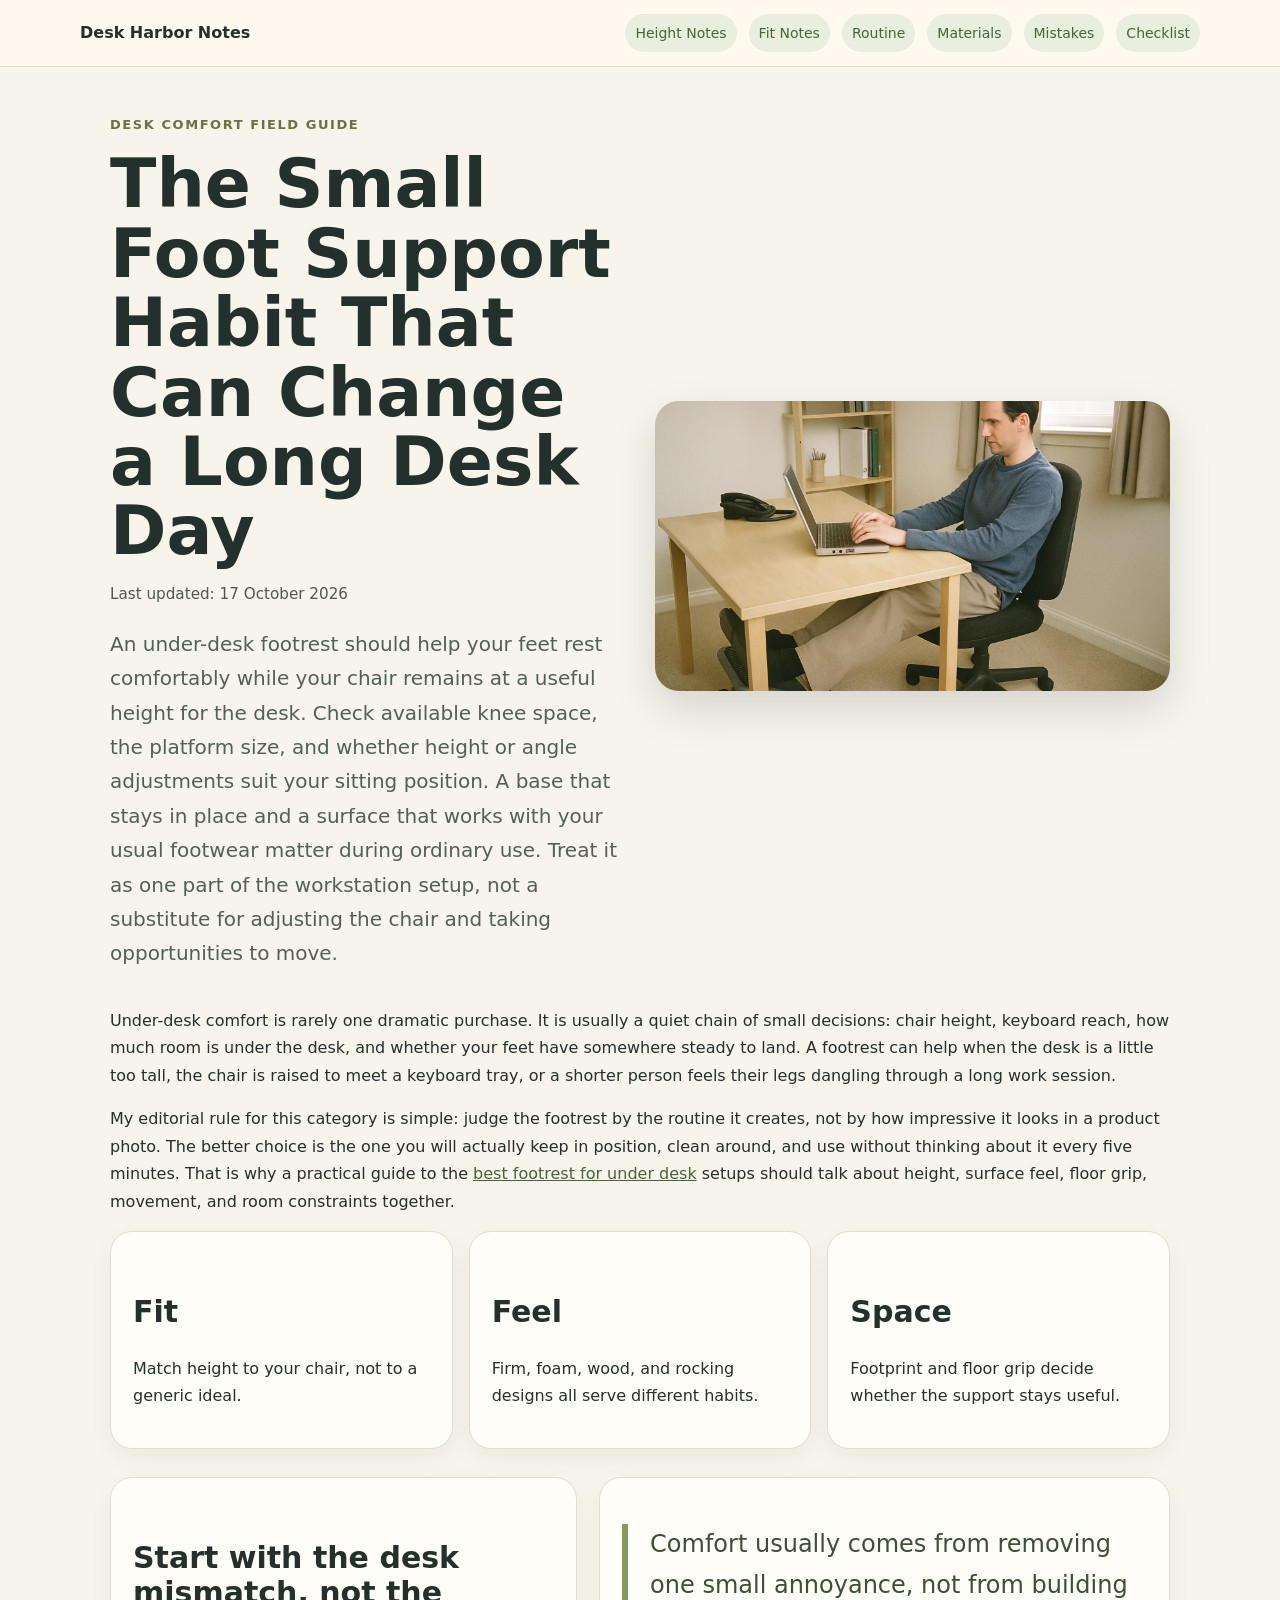
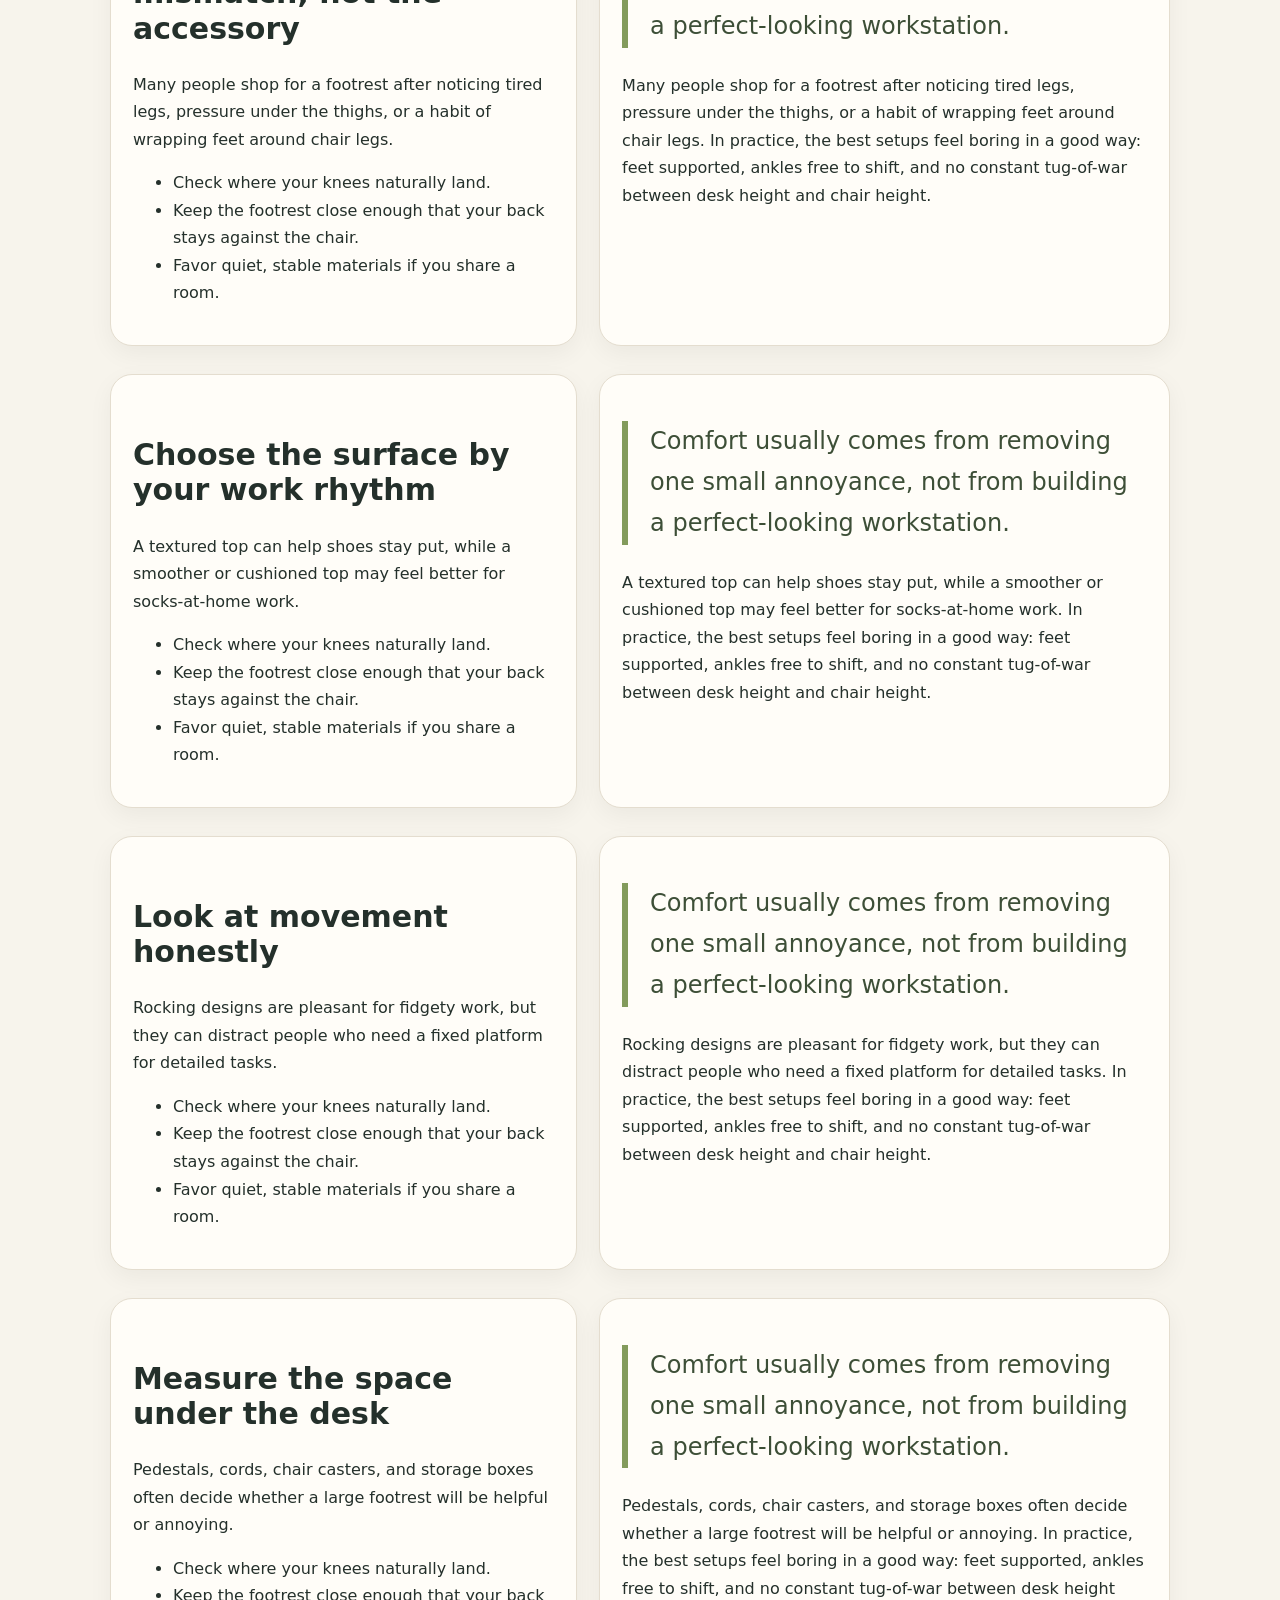
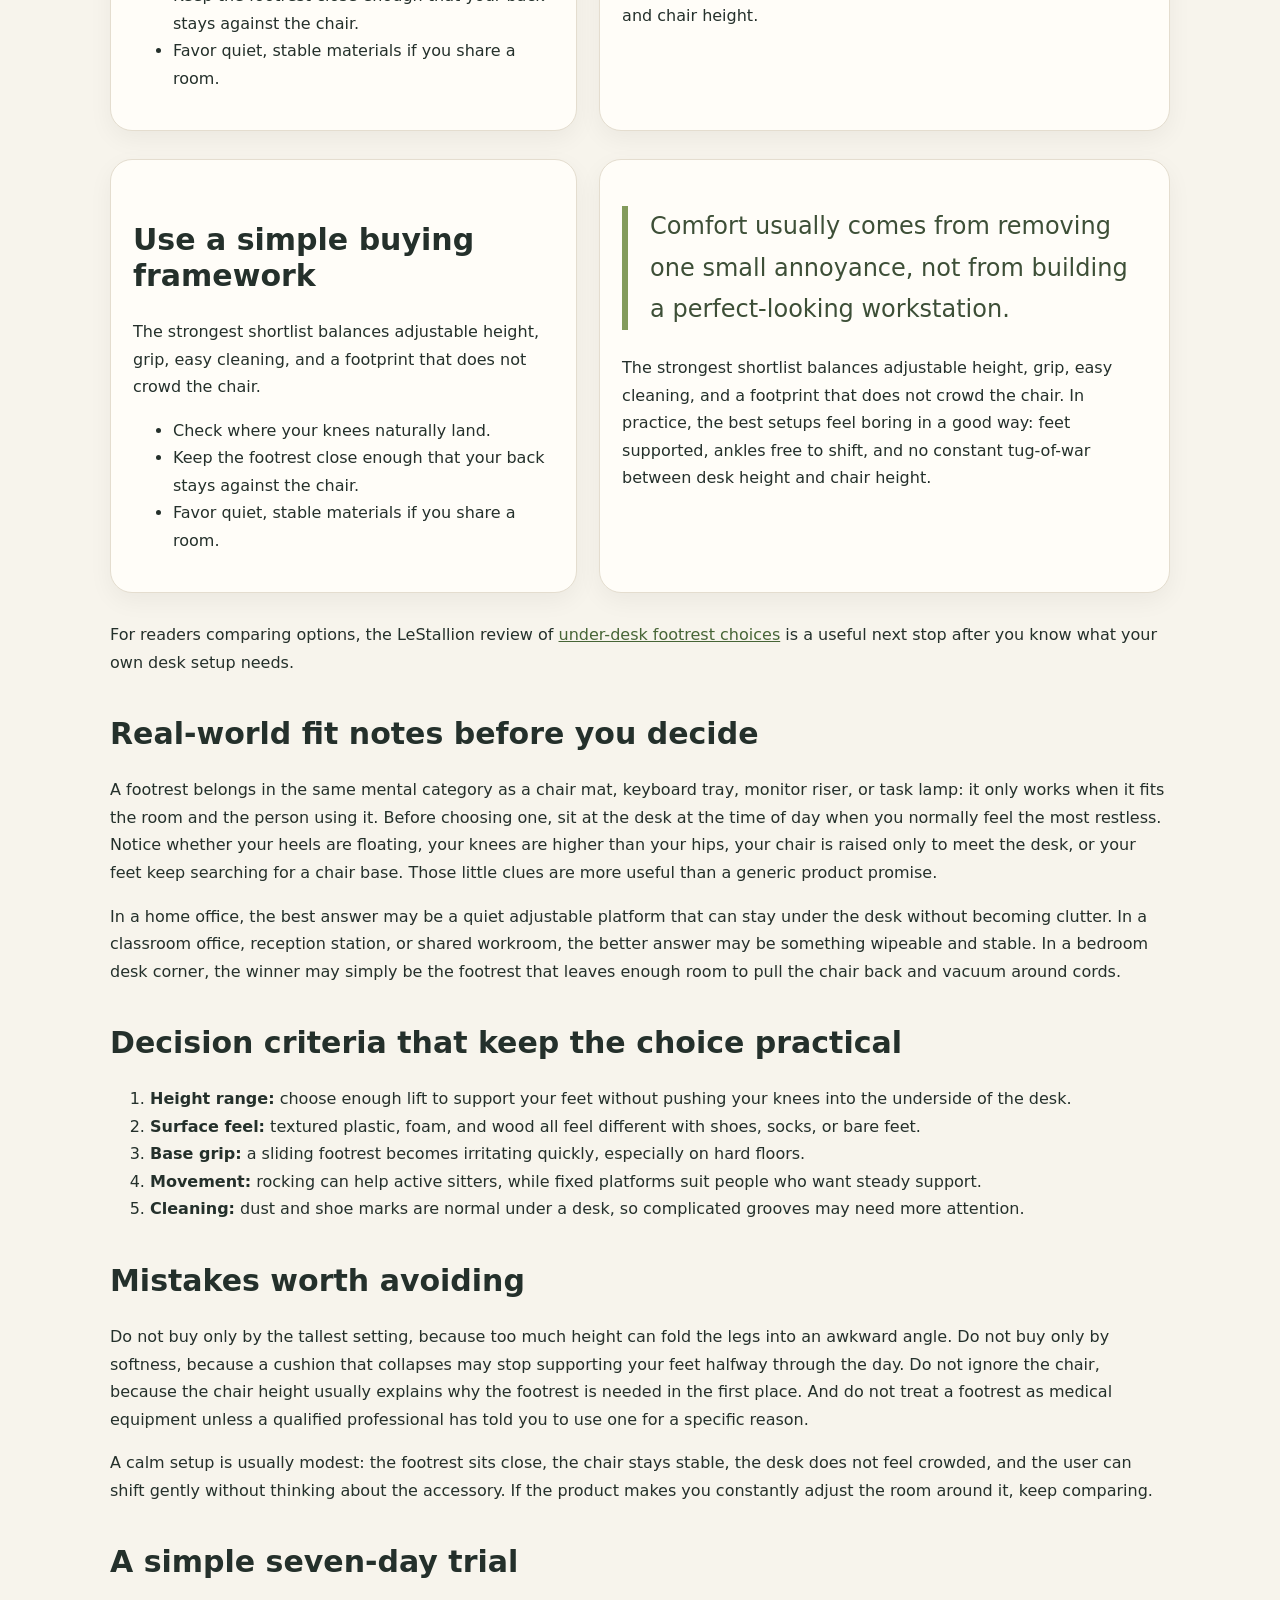
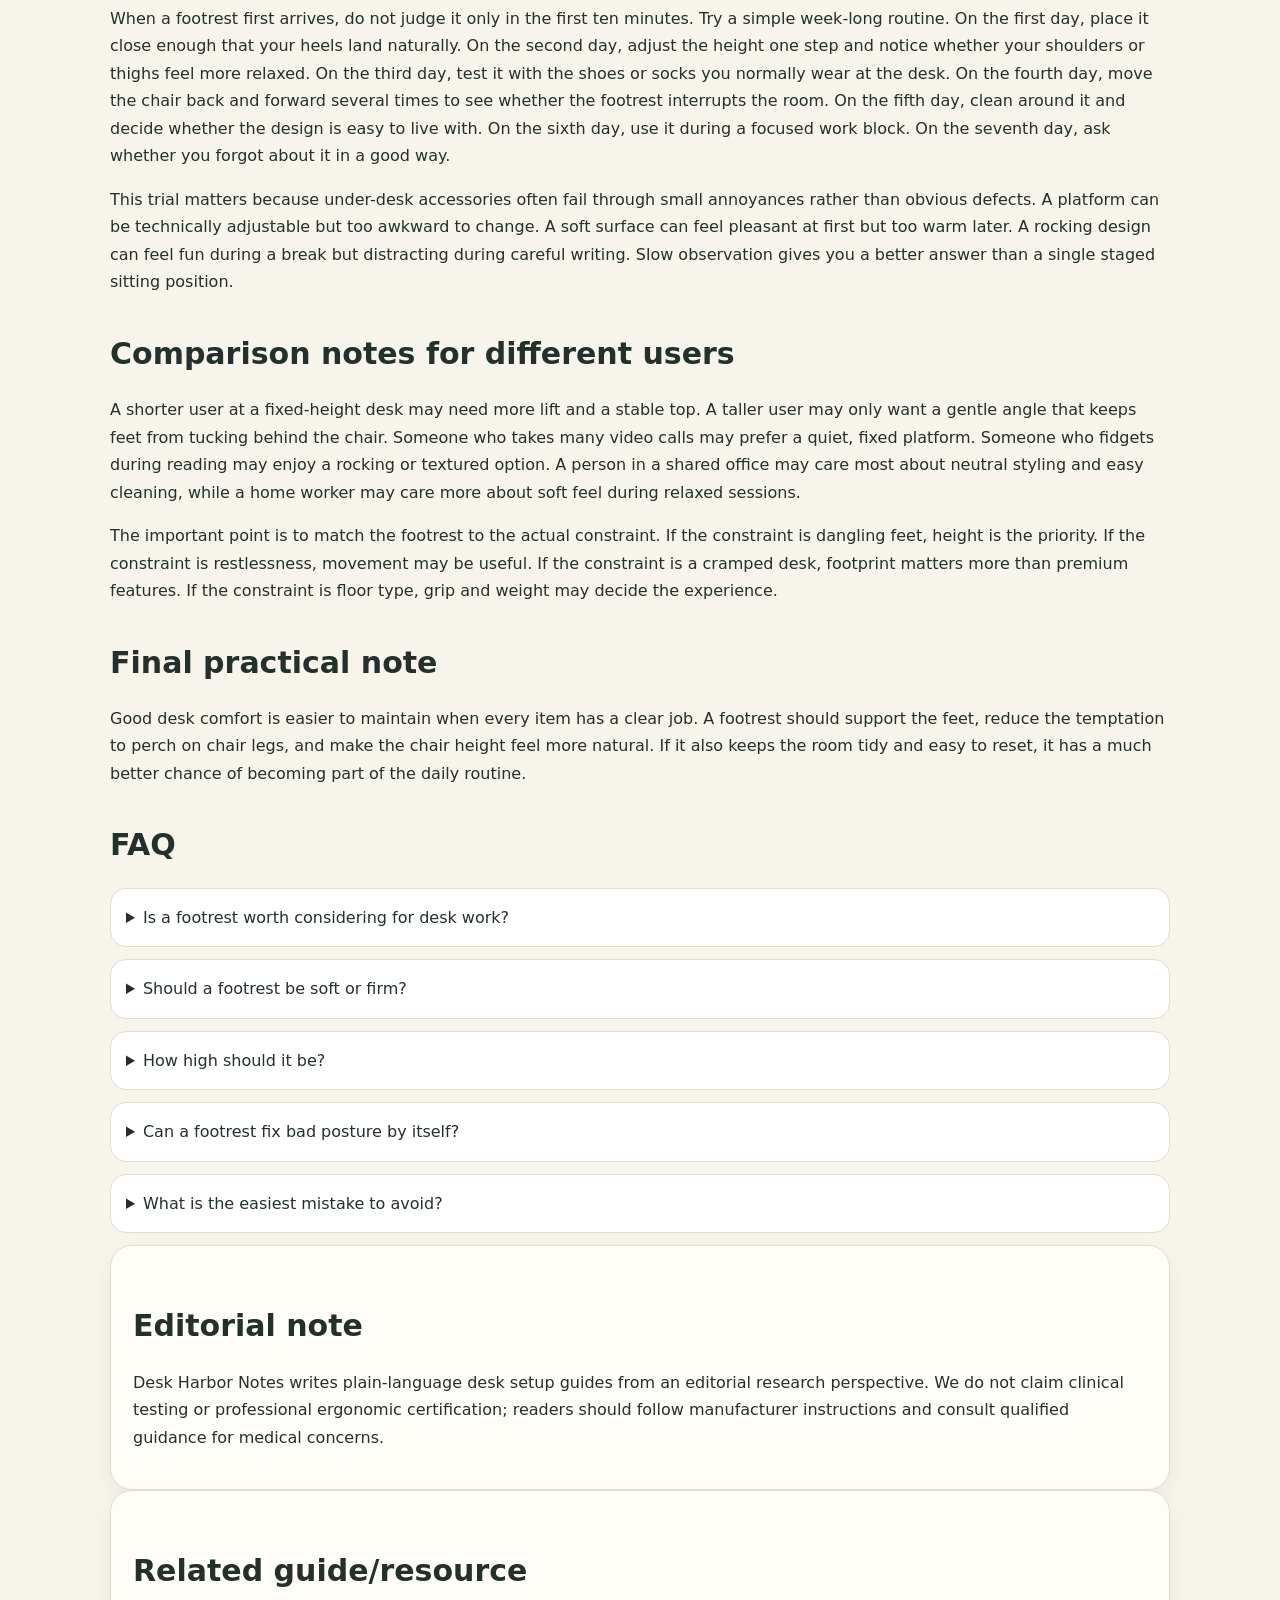
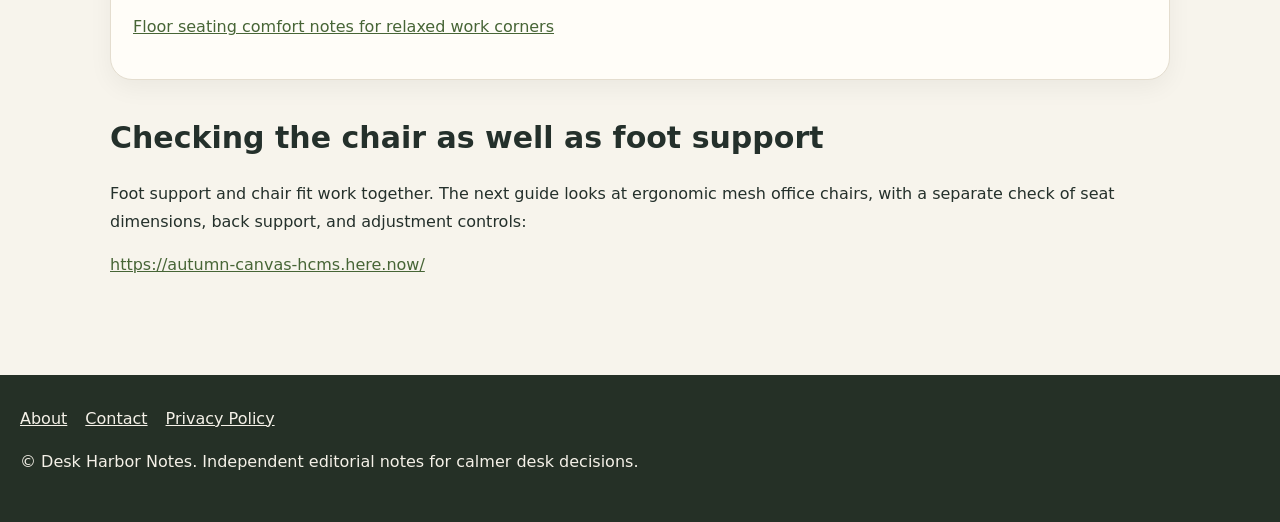
<file: index.html>
<!doctype html><html lang="en"><head><meta charset="utf-8"><meta name="viewport" content="width=device-width,initial-scale=1"><title>Under-Desk Footrest Comfort Guide: Small Setup Choices That Make Sitting Feel Calmer</title><meta name="description" content="A practical editorial guide to choosing and setting up an under-desk footrest for home offices, shared desks, and long computer days."><link rel="canonical" href="https://armaragex.github.io/ls-footrest-guide/"><meta name="robots" content="index,follow,max-image-preview:large"><meta property="og:title" content="Under-Desk Footrest Comfort Guide: Small Setup Choices That Make Sitting Feel Calmer"><meta property="og:description" content="A practical editorial guide to choosing and setting up an under-desk footrest for home offices, shared desks, and long computer days."><meta property="og:image" content="https://armaragex.github.io/ls-footrest-guide/assets/hero.webp"><meta property="og:type" content="article"><meta name="twitter:card" content="summary_large_image"><meta name="twitter:image" content="https://armaragex.github.io/ls-footrest-guide/assets/hero.webp"><link rel="stylesheet" href="assets/style.css"><script type="application/ld+json">{"@context":"https://schema.org","@graph":[{"@type":"Organization","name":"Desk Harbor Notes","url":"https://armaragex.github.io/ls-footrest-guide/"},{"@type":"WebPage","url":"https://armaragex.github.io/ls-footrest-guide/","name":"Under-Desk Footrest Comfort Guide: Small Setup Choices That Make Sitting Feel Calmer","isPartOf":{"@type":"WebSite","name":"Desk Harbor Notes","url":"https://armaragex.github.io/ls-footrest-guide/"}},{"@type":"Article","headline":"Under-Desk Footrest Comfort Guide: Small Setup Choices That Make Sitting Feel Calmer","dateModified":"2026-10-17T06:35:57Z","author":{"@type":"Organization","name":"Desk Harbor Notes"},"publisher":{"@type":"Organization","name":"Desk Harbor Notes"},"image":"https://armaragex.github.io/ls-footrest-guide/assets/hero.webp"},{"@type":"FAQPage","mainEntity":[{"@type":"Question","name":"Is a footrest worth considering for desk work?","acceptedAnswer":{"@type":"Answer","text":"It can be useful when your feet do not rest flat or when your chair and desk height do not match cleanly."}},{"@type":"Question","name":"Should a footrest be soft or firm?","acceptedAnswer":{"@type":"Answer","text":"Choose by task: firm support feels stable for typing, while softer foam can be pleasant for short relaxed sessions."}},{"@type":"Question","name":"How high should it be?","acceptedAnswer":{"@type":"Answer","text":"Start low, then raise it only until your thighs feel supported and your shoulders can stay relaxed."}},{"@type":"Question","name":"Can a footrest fix bad posture by itself?","acceptedAnswer":{"@type":"Answer","text":"No. It is one part of the setup; chair height, monitor position, breaks, and habits still matter."}},{"@type":"Question","name":"What is the easiest mistake to avoid?","acceptedAnswer":{"@type":"Answer","text":"Do not place the footrest so far away that you have to reach with your toes or slide forward in the chair."}}]}]}</script>
<meta property="article:modified_time" content="2026-10-17T06:35:57Z">
</head><body><header><div class="bar"><a class="logo" href="./">Desk Harbor Notes</a><nav class="nav"><a href="height-angle/">Height Notes</a><a href="small-space/">Fit Notes</a><a href="posture-routine/">Routine</a><a href="material-feel/">Materials</a><a href="mistakes/">Mistakes</a><a href="setup-checklist/">Checklist</a></nav></div></header><main><section class="hero"><div><p class="kicker">Desk comfort field guide</p><h1>The Small Foot Support Habit That Can Change a Long Desk Day</h1>
<p class="article-refreshed" style="font-size:.95rem;opacity:.8">Last updated: <time datetime="2026-10-17T06:35:57Z">17 October 2026</time></p><p class="dek">An under-desk footrest should help your feet rest comfortably while your chair remains at a useful height for the desk. Check available knee space, the platform size, and whether height or angle adjustments suit your sitting position. A base that stays in place and a surface that works with your usual footwear matter during ordinary use. Treat it as one part of the workstation setup, not a substitute for adjusting the chair and taking opportunities to move.</p></div><img src="assets/hero.webp" alt="Person using an under-desk footrest in a modest home office"></section><p>Under-desk comfort is rarely one dramatic purchase. It is usually a quiet chain of small decisions: chair height, keyboard reach, how much room is under the desk, and whether your feet have somewhere steady to land. A footrest can help when the desk is a little too tall, the chair is raised to meet a keyboard tray, or a shorter person feels their legs dangling through a long work session.</p><p>My editorial rule for this category is simple: judge the footrest by the routine it creates, not by how impressive it looks in a product photo. The better choice is the one you will actually keep in position, clean around, and use without thinking about it every five minutes. That is why a practical guide to the <a href="https://lestallion.com/blogs/product-reviews/best-footrest-for-under-desk">best footrest for under desk</a> setups should talk about height, surface feel, floor grip, movement, and room constraints together.</p><div class="grid"><div class="card"><h2>Fit</h2><p>Match height to your chair, not to a generic ideal.</p></div><div class="card"><h2>Feel</h2><p>Firm, foam, wood, and rocking designs all serve different habits.</p></div><div class="card"><h2>Space</h2><p>Footprint and floor grip decide whether the support stays useful.</p></div></div><section class="split"><div class="card"><h2>Start with the desk mismatch, not the accessory</h2><p>Many people shop for a footrest after noticing tired legs, pressure under the thighs, or a habit of wrapping feet around chair legs.</p><ul><li>Check where your knees naturally land.</li><li>Keep the footrest close enough that your back stays against the chair.</li><li>Favor quiet, stable materials if you share a room.</li></ul></div><div class="note"><p class="quote">Comfort usually comes from removing one small annoyance, not from building a perfect-looking workstation.</p><p>Many people shop for a footrest after noticing tired legs, pressure under the thighs, or a habit of wrapping feet around chair legs. In practice, the best setups feel boring in a good way: feet supported, ankles free to shift, and no constant tug-of-war between desk height and chair height.</p></div></section><section class="split"><div class="card"><h2>Choose the surface by your work rhythm</h2><p>A textured top can help shoes stay put, while a smoother or cushioned top may feel better for socks-at-home work.</p><ul><li>Check where your knees naturally land.</li><li>Keep the footrest close enough that your back stays against the chair.</li><li>Favor quiet, stable materials if you share a room.</li></ul></div><div class="note"><p class="quote">Comfort usually comes from removing one small annoyance, not from building a perfect-looking workstation.</p><p>A textured top can help shoes stay put, while a smoother or cushioned top may feel better for socks-at-home work. In practice, the best setups feel boring in a good way: feet supported, ankles free to shift, and no constant tug-of-war between desk height and chair height.</p></div></section><section class="split"><div class="card"><h2>Look at movement honestly</h2><p>Rocking designs are pleasant for fidgety work, but they can distract people who need a fixed platform for detailed tasks.</p><ul><li>Check where your knees naturally land.</li><li>Keep the footrest close enough that your back stays against the chair.</li><li>Favor quiet, stable materials if you share a room.</li></ul></div><div class="note"><p class="quote">Comfort usually comes from removing one small annoyance, not from building a perfect-looking workstation.</p><p>Rocking designs are pleasant for fidgety work, but they can distract people who need a fixed platform for detailed tasks. In practice, the best setups feel boring in a good way: feet supported, ankles free to shift, and no constant tug-of-war between desk height and chair height.</p></div></section><section class="split"><div class="card"><h2>Measure the space under the desk</h2><p>Pedestals, cords, chair casters, and storage boxes often decide whether a large footrest will be helpful or annoying.</p><ul><li>Check where your knees naturally land.</li><li>Keep the footrest close enough that your back stays against the chair.</li><li>Favor quiet, stable materials if you share a room.</li></ul></div><div class="note"><p class="quote">Comfort usually comes from removing one small annoyance, not from building a perfect-looking workstation.</p><p>Pedestals, cords, chair casters, and storage boxes often decide whether a large footrest will be helpful or annoying. In practice, the best setups feel boring in a good way: feet supported, ankles free to shift, and no constant tug-of-war between desk height and chair height.</p></div></section><section class="split"><div class="card"><h2>Use a simple buying framework</h2><p>The strongest shortlist balances adjustable height, grip, easy cleaning, and a footprint that does not crowd the chair.</p><ul><li>Check where your knees naturally land.</li><li>Keep the footrest close enough that your back stays against the chair.</li><li>Favor quiet, stable materials if you share a room.</li></ul></div><div class="note"><p class="quote">Comfort usually comes from removing one small annoyance, not from building a perfect-looking workstation.</p><p>The strongest shortlist balances adjustable height, grip, easy cleaning, and a footprint that does not crowd the chair. In practice, the best setups feel boring in a good way: feet supported, ankles free to shift, and no constant tug-of-war between desk height and chair height.</p></div></section><p>For readers comparing options, the LeStallion review of <a href="https://lestallion.com/blogs/product-reviews/best-footrest-for-under-desk">under-desk footrest choices</a> is a useful next stop after you know what your own desk setup needs.</p><section><h2>Real-world fit notes before you decide</h2><p>A footrest belongs in the same mental category as a chair mat, keyboard tray, monitor riser, or task lamp: it only works when it fits the room and the person using it. Before choosing one, sit at the desk at the time of day when you normally feel the most restless. Notice whether your heels are floating, your knees are higher than your hips, your chair is raised only to meet the desk, or your feet keep searching for a chair base. Those little clues are more useful than a generic product promise.</p><p>In a home office, the best answer may be a quiet adjustable platform that can stay under the desk without becoming clutter. In a classroom office, reception station, or shared workroom, the better answer may be something wipeable and stable. In a bedroom desk corner, the winner may simply be the footrest that leaves enough room to pull the chair back and vacuum around cords.</p></section><section><h2>Decision criteria that keep the choice practical</h2><ol><li><strong>Height range:</strong> choose enough lift to support your feet without pushing your knees into the underside of the desk.</li><li><strong>Surface feel:</strong> textured plastic, foam, and wood all feel different with shoes, socks, or bare feet.</li><li><strong>Base grip:</strong> a sliding footrest becomes irritating quickly, especially on hard floors.</li><li><strong>Movement:</strong> rocking can help active sitters, while fixed platforms suit people who want steady support.</li><li><strong>Cleaning:</strong> dust and shoe marks are normal under a desk, so complicated grooves may need more attention.</li></ol></section><section><h2>Mistakes worth avoiding</h2><p>Do not buy only by the tallest setting, because too much height can fold the legs into an awkward angle. Do not buy only by softness, because a cushion that collapses may stop supporting your feet halfway through the day. Do not ignore the chair, because the chair height usually explains why the footrest is needed in the first place. And do not treat a footrest as medical equipment unless a qualified professional has told you to use one for a specific reason.</p><p>A calm setup is usually modest: the footrest sits close, the chair stays stable, the desk does not feel crowded, and the user can shift gently without thinking about the accessory. If the product makes you constantly adjust the room around it, keep comparing.</p></section><section><h2>A simple seven-day trial</h2><p>When a footrest first arrives, do not judge it only in the first ten minutes. Try a simple week-long routine. On the first day, place it close enough that your heels land naturally. On the second day, adjust the height one step and notice whether your shoulders or thighs feel more relaxed. On the third day, test it with the shoes or socks you normally wear at the desk. On the fourth day, move the chair back and forward several times to see whether the footrest interrupts the room. On the fifth day, clean around it and decide whether the design is easy to live with. On the sixth day, use it during a focused work block. On the seventh day, ask whether you forgot about it in a good way.</p><p>This trial matters because under-desk accessories often fail through small annoyances rather than obvious defects. A platform can be technically adjustable but too awkward to change. A soft surface can feel pleasant at first but too warm later. A rocking design can feel fun during a break but distracting during careful writing. Slow observation gives you a better answer than a single staged sitting position.</p></section><section><h2>Comparison notes for different users</h2><p>A shorter user at a fixed-height desk may need more lift and a stable top. A taller user may only want a gentle angle that keeps feet from tucking behind the chair. Someone who takes many video calls may prefer a quiet, fixed platform. Someone who fidgets during reading may enjoy a rocking or textured option. A person in a shared office may care most about neutral styling and easy cleaning, while a home worker may care more about soft feel during relaxed sessions.</p><p>The important point is to match the footrest to the actual constraint. If the constraint is dangling feet, height is the priority. If the constraint is restlessness, movement may be useful. If the constraint is a cramped desk, footprint matters more than premium features. If the constraint is floor type, grip and weight may decide the experience.</p></section><section><h2>Final practical note</h2><p>Good desk comfort is easier to maintain when every item has a clear job. A footrest should support the feet, reduce the temptation to perch on chair legs, and make the chair height feel more natural. If it also keeps the room tidy and easy to reset, it has a much better chance of becoming part of the daily routine.</p></section><section class="faq"><h2>FAQ</h2><details><summary>Is a footrest worth considering for desk work?</summary><p>It can be useful when your feet do not rest flat or when your chair and desk height do not match cleanly.</p></details><details><summary>Should a footrest be soft or firm?</summary><p>Choose by task: firm support feels stable for typing, while softer foam can be pleasant for short relaxed sessions.</p></details><details><summary>How high should it be?</summary><p>Start low, then raise it only until your thighs feel supported and your shoulders can stay relaxed.</p></details><details><summary>Can a footrest fix bad posture by itself?</summary><p>No. It is one part of the setup; chair height, monitor position, breaks, and habits still matter.</p></details><details><summary>What is the easiest mistake to avoid?</summary><p>Do not place the footrest so far away that you have to reach with your toes or slide forward in the chair.</p></details></section><section class="card"><h2>Editorial note</h2><p>Desk Harbor Notes writes plain-language desk setup guides from an editorial research perspective. We do not claim clinical testing or professional ergonomic certification; readers should follow manufacturer instructions and consult qualified guidance for medical concerns.</p></section><section class="card"><h2>Related guide/resource</h2><p><a href="https://filedn.com/lPEkuok4Iob58k2I4BeUPpF/lestallion/pcloud-floor-gaming-chair/index.html">Floor seating comfort notes for relaxed work corners</a></p></section><section class="cross-link-forward" style="margin-top:2rem"><h2>Checking the chair as well as foot support</h2><p>Foot support and chair fit work together. The next guide looks at ergonomic mesh office chairs, with a separate check of seat dimensions, back support, and adjustment controls:</p><p><a href="https://autumn-canvas-hcms.here.now/" style="overflow-wrap:anywhere;word-break:break-word">https://autumn-canvas-hcms.here.now/</a></p></section>
</main><footer><div><a href="about.html">About</a><a href="contact.html">Contact</a><a href="privacy-policy.html">Privacy Policy</a></div><p>© Desk Harbor Notes. Independent editorial notes for calmer desk decisions.</p></footer></body></html>
</file>
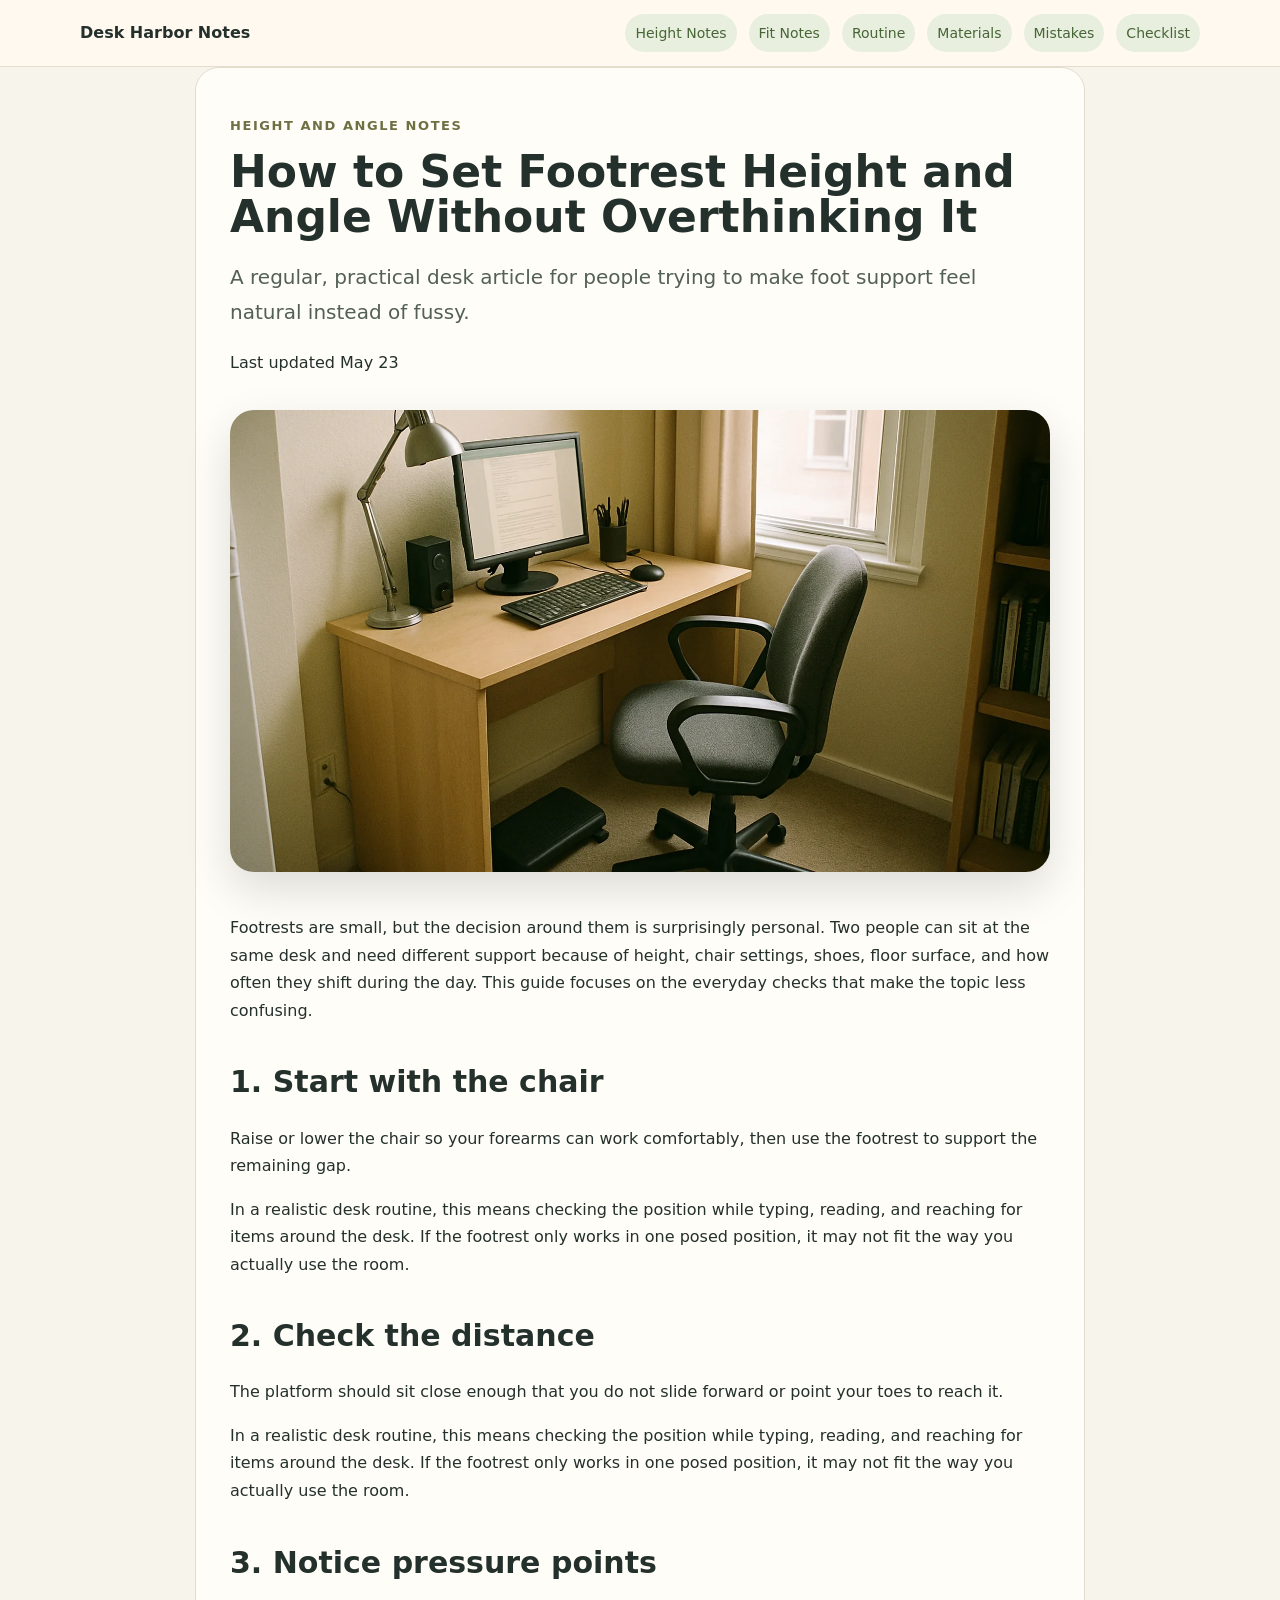
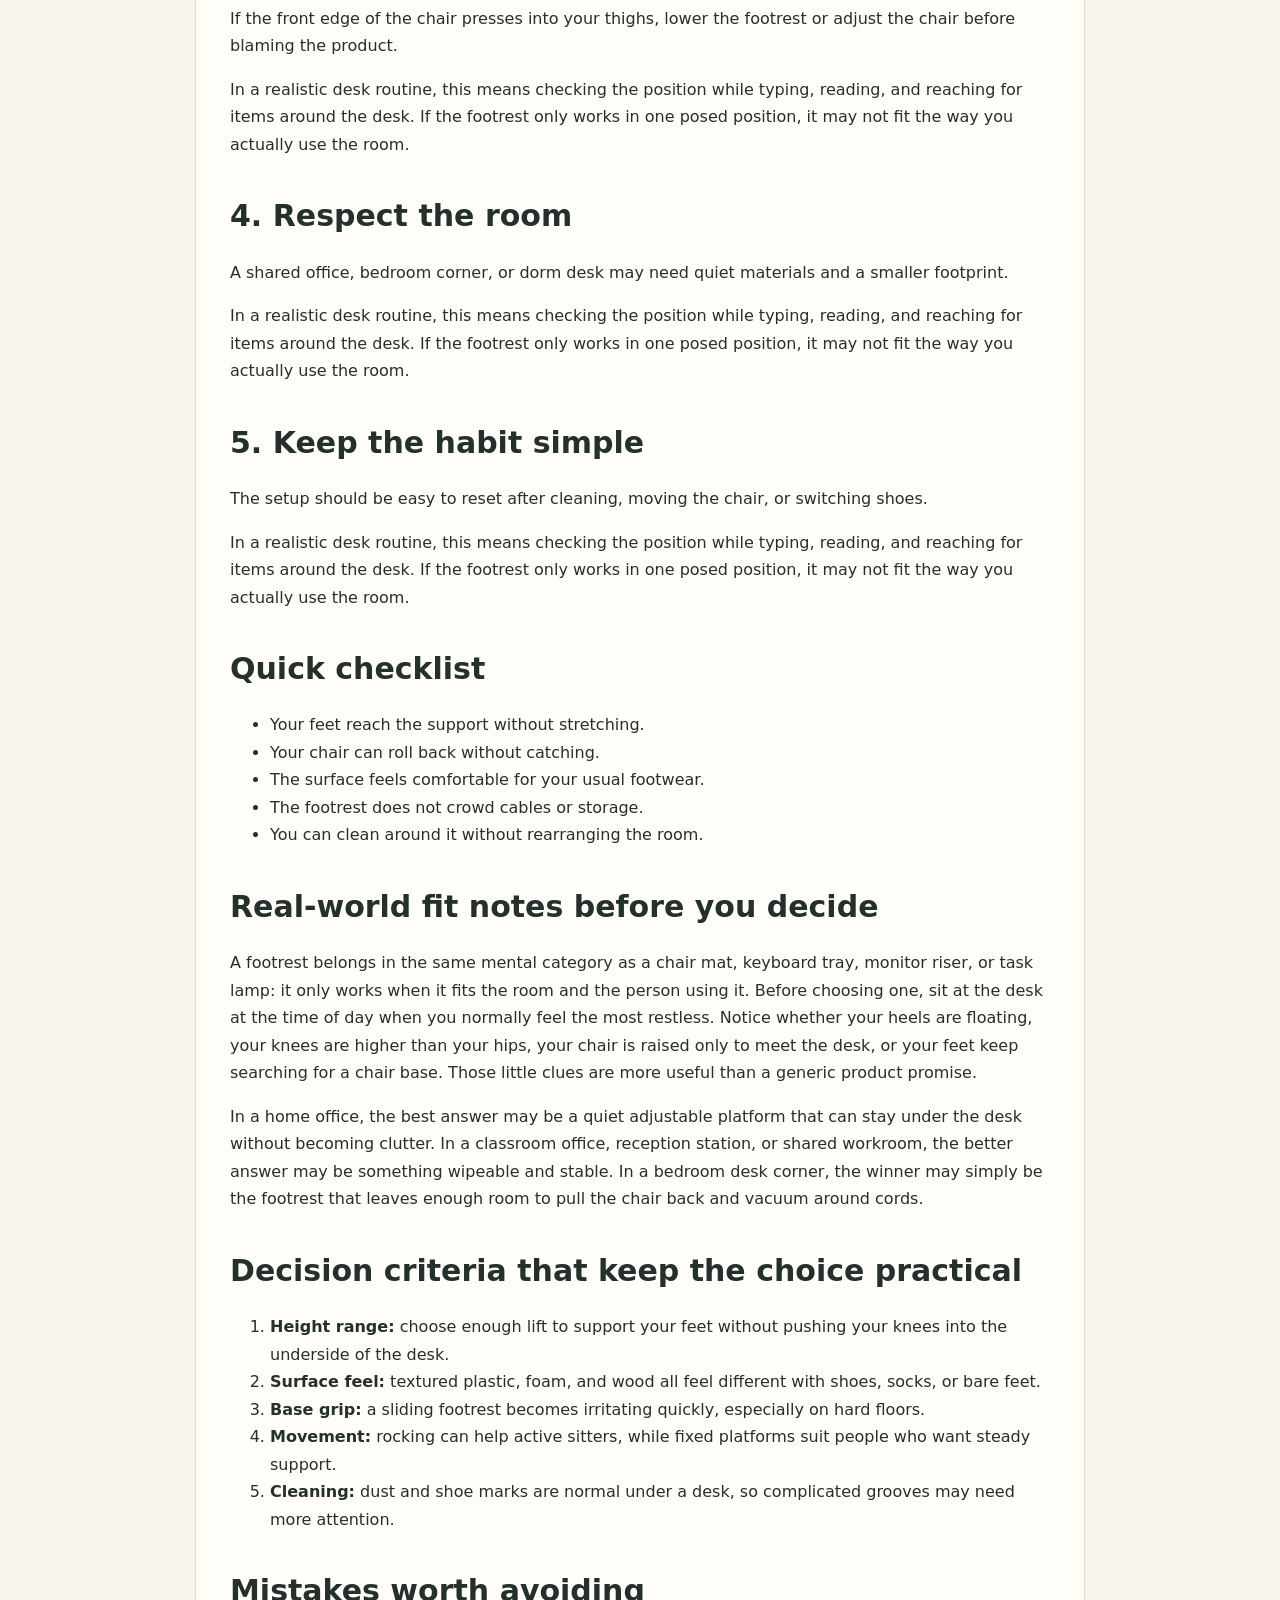
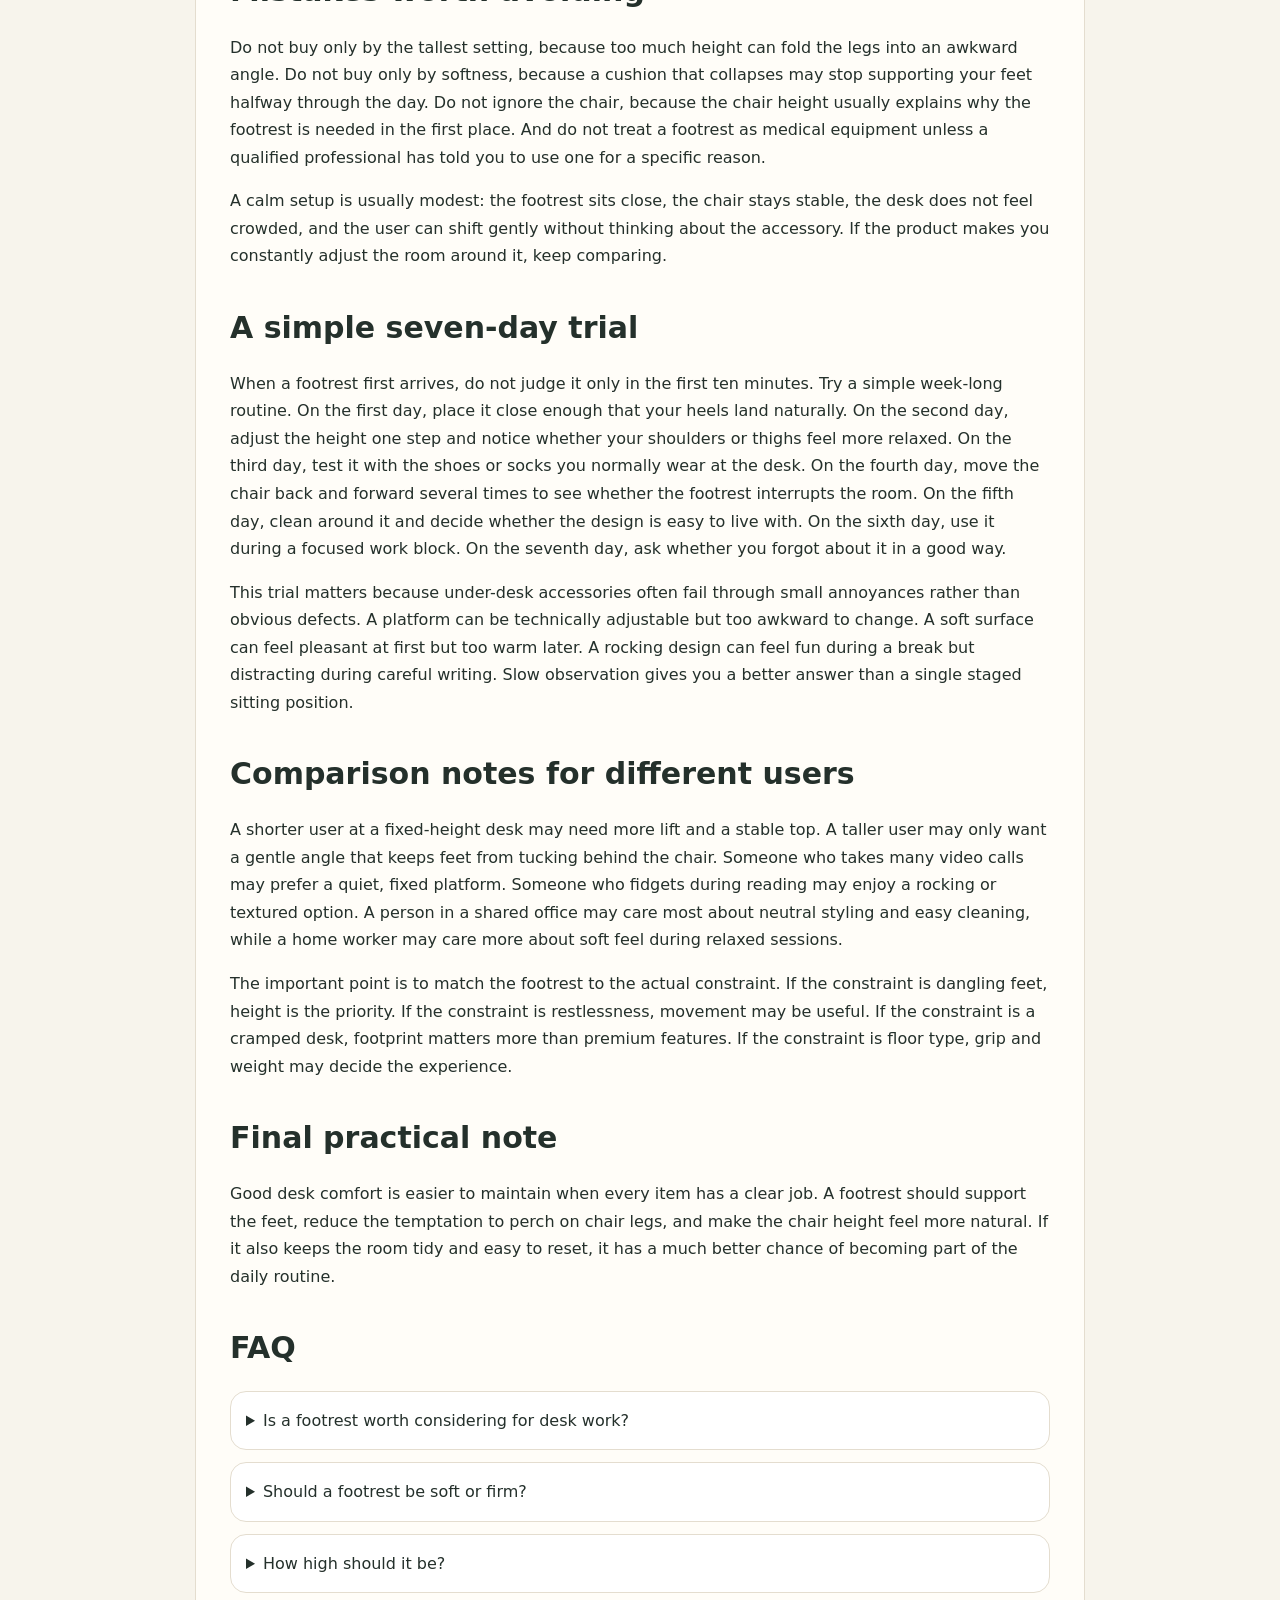
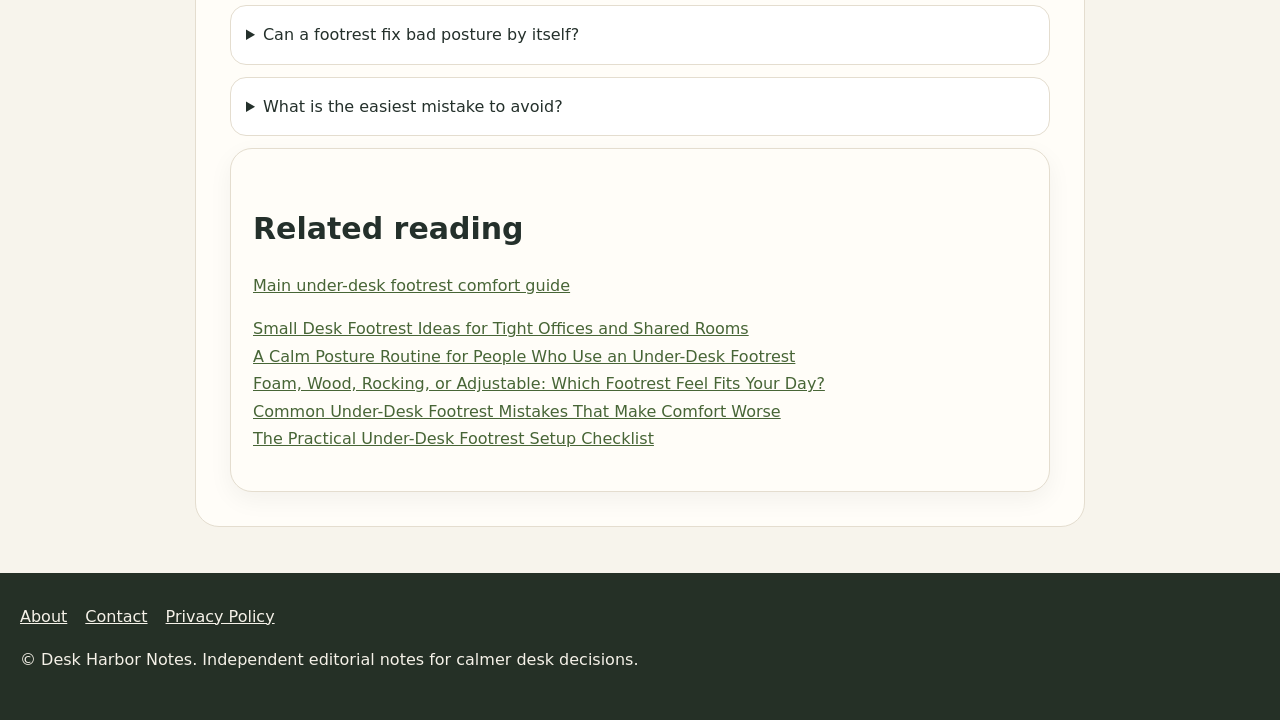
<file: height-angle/index.html>
<!doctype html><html lang="en"><head><meta charset="utf-8"><meta name="viewport" content="width=device-width,initial-scale=1"><title>How to Set Footrest Height and Angle Without Overthinking It</title><meta name="description" content="A simple practical article from Desk Harbor Notes on under-desk footrest setup details."><link rel="canonical" href="https://armaragex.github.io/ls-footrest-guide/height-angle/"><meta name="robots" content="index,follow,max-image-preview:large"><meta property="og:title" content="How to Set Footrest Height and Angle Without Overthinking It"><meta property="og:description" content="A simple practical article from Desk Harbor Notes on under-desk footrest setup details."><meta property="og:image" content="https://armaragex.github.io/ls-footrest-guide/assets/t2-1.webp"><meta property="og:type" content="article"><meta name="twitter:card" content="summary_large_image"><meta name="twitter:image" content="https://armaragex.github.io/ls-footrest-guide/assets/t2-1.webp"><link rel="stylesheet" href="../assets/style.css"><script type="application/ld+json">{"@context": "https://schema.org", "@graph": [{"@type": "Organization", "name": "Desk Harbor Notes", "url": "https://armaragex.github.io/ls-footrest-guide/"}, {"@type": "WebPage", "url": "https://armaragex.github.io/ls-footrest-guide/height-angle/", "name": "How to Set Footrest Height and Angle Without Overthinking It", "isPartOf": {"@type": "WebSite", "name": "Desk Harbor Notes", "url": "https://armaragex.github.io/ls-footrest-guide/"}}, {"@type": "Article", "headline": "How to Set Footrest Height and Angle Without Overthinking It", "dateModified": "2026-05-23", "author": {"@type": "Organization", "name": "Desk Harbor Notes"}, "publisher": {"@type": "Organization", "name": "Desk Harbor Notes"}, "image": "https://armaragex.github.io/ls-footrest-guide/assets/t2-1.webp"}, {"@type": "FAQPage", "mainEntity": [{"@type": "Question", "name": "Can I use this advice with any footrest?", "acceptedAnswer": {"@type": "Answer", "text": "Yes, the checks are general and should be adapted to the model instructions."}}, {"@type": "Question", "name": "What should I test first?", "acceptedAnswer": {"@type": "Answer", "text": "Begin with height and distance from the chair before worrying about material."}}, {"@type": "Question", "name": "How long should a setup trial take?", "acceptedAnswer": {"@type": "Answer", "text": "A few normal work sessions usually reveal whether the position is helping or annoying."}}, {"@type": "Question", "name": "Should the footrest move?", "acceptedAnswer": {"@type": "Answer", "text": "Only if movement helps you focus and does not make the platform unstable."}}, {"@type": "Question", "name": "What if my desk is very small?", "acceptedAnswer": {"@type": "Answer", "text": "Prioritize a low-profile shape and leave enough room for chair movement."}}]}]}</script></head><body><header><div class="bar"><a class="logo" href="../">Desk Harbor Notes</a><nav class="nav"><a href="../height-angle/">Height Notes</a><a href="../small-space/">Fit Notes</a><a href="../posture-routine/">Routine</a><a href="../material-feel/">Materials</a><a href="../mistakes/">Mistakes</a><a href="../setup-checklist/">Checklist</a></nav></div></header><main class="article"><p class="kicker">Height and angle notes</p><h1>How to Set Footrest Height and Angle Without Overthinking It</h1><p class="dek">A regular, practical desk article for people trying to make foot support feel natural instead of fussy.</p><p>Last updated May 23</p><img class="article-hero" src="../assets/t2-1.webp" alt="Realistic desk scene for height and angle notes"><p>Footrests are small, but the decision around them is surprisingly personal. Two people can sit at the same desk and need different support because of height, chair settings, shoes, floor surface, and how often they shift during the day. This guide focuses on the everyday checks that make the topic less confusing.</p><h2>1. Start with the chair</h2><p>Raise or lower the chair so your forearms can work comfortably, then use the footrest to support the remaining gap.</p><p>In a realistic desk routine, this means checking the position while typing, reading, and reaching for items around the desk. If the footrest only works in one posed position, it may not fit the way you actually use the room.</p><h2>2. Check the distance</h2><p>The platform should sit close enough that you do not slide forward or point your toes to reach it.</p><p>In a realistic desk routine, this means checking the position while typing, reading, and reaching for items around the desk. If the footrest only works in one posed position, it may not fit the way you actually use the room.</p><h2>3. Notice pressure points</h2><p>If the front edge of the chair presses into your thighs, lower the footrest or adjust the chair before blaming the product.</p><p>In a realistic desk routine, this means checking the position while typing, reading, and reaching for items around the desk. If the footrest only works in one posed position, it may not fit the way you actually use the room.</p><h2>4. Respect the room</h2><p>A shared office, bedroom corner, or dorm desk may need quiet materials and a smaller footprint.</p><p>In a realistic desk routine, this means checking the position while typing, reading, and reaching for items around the desk. If the footrest only works in one posed position, it may not fit the way you actually use the room.</p><h2>5. Keep the habit simple</h2><p>The setup should be easy to reset after cleaning, moving the chair, or switching shoes.</p><p>In a realistic desk routine, this means checking the position while typing, reading, and reaching for items around the desk. If the footrest only works in one posed position, it may not fit the way you actually use the room.</p><h2>Quick checklist</h2><ul><li>Your feet reach the support without stretching.</li><li>Your chair can roll back without catching.</li><li>The surface feels comfortable for your usual footwear.</li><li>The footrest does not crowd cables or storage.</li><li>You can clean around it without rearranging the room.</li></ul><section><h2>Real-world fit notes before you decide</h2><p>A footrest belongs in the same mental category as a chair mat, keyboard tray, monitor riser, or task lamp: it only works when it fits the room and the person using it. Before choosing one, sit at the desk at the time of day when you normally feel the most restless. Notice whether your heels are floating, your knees are higher than your hips, your chair is raised only to meet the desk, or your feet keep searching for a chair base. Those little clues are more useful than a generic product promise.</p><p>In a home office, the best answer may be a quiet adjustable platform that can stay under the desk without becoming clutter. In a classroom office, reception station, or shared workroom, the better answer may be something wipeable and stable. In a bedroom desk corner, the winner may simply be the footrest that leaves enough room to pull the chair back and vacuum around cords.</p></section><section><h2>Decision criteria that keep the choice practical</h2><ol><li><strong>Height range:</strong> choose enough lift to support your feet without pushing your knees into the underside of the desk.</li><li><strong>Surface feel:</strong> textured plastic, foam, and wood all feel different with shoes, socks, or bare feet.</li><li><strong>Base grip:</strong> a sliding footrest becomes irritating quickly, especially on hard floors.</li><li><strong>Movement:</strong> rocking can help active sitters, while fixed platforms suit people who want steady support.</li><li><strong>Cleaning:</strong> dust and shoe marks are normal under a desk, so complicated grooves may need more attention.</li></ol></section><section><h2>Mistakes worth avoiding</h2><p>Do not buy only by the tallest setting, because too much height can fold the legs into an awkward angle. Do not buy only by softness, because a cushion that collapses may stop supporting your feet halfway through the day. Do not ignore the chair, because the chair height usually explains why the footrest is needed in the first place. And do not treat a footrest as medical equipment unless a qualified professional has told you to use one for a specific reason.</p><p>A calm setup is usually modest: the footrest sits close, the chair stays stable, the desk does not feel crowded, and the user can shift gently without thinking about the accessory. If the product makes you constantly adjust the room around it, keep comparing.</p></section><section><h2>A simple seven-day trial</h2><p>When a footrest first arrives, do not judge it only in the first ten minutes. Try a simple week-long routine. On the first day, place it close enough that your heels land naturally. On the second day, adjust the height one step and notice whether your shoulders or thighs feel more relaxed. On the third day, test it with the shoes or socks you normally wear at the desk. On the fourth day, move the chair back and forward several times to see whether the footrest interrupts the room. On the fifth day, clean around it and decide whether the design is easy to live with. On the sixth day, use it during a focused work block. On the seventh day, ask whether you forgot about it in a good way.</p><p>This trial matters because under-desk accessories often fail through small annoyances rather than obvious defects. A platform can be technically adjustable but too awkward to change. A soft surface can feel pleasant at first but too warm later. A rocking design can feel fun during a break but distracting during careful writing. Slow observation gives you a better answer than a single staged sitting position.</p></section><section><h2>Comparison notes for different users</h2><p>A shorter user at a fixed-height desk may need more lift and a stable top. A taller user may only want a gentle angle that keeps feet from tucking behind the chair. Someone who takes many video calls may prefer a quiet, fixed platform. Someone who fidgets during reading may enjoy a rocking or textured option. A person in a shared office may care most about neutral styling and easy cleaning, while a home worker may care more about soft feel during relaxed sessions.</p><p>The important point is to match the footrest to the actual constraint. If the constraint is dangling feet, height is the priority. If the constraint is restlessness, movement may be useful. If the constraint is a cramped desk, footprint matters more than premium features. If the constraint is floor type, grip and weight may decide the experience.</p></section><section><h2>Final practical note</h2><p>Good desk comfort is easier to maintain when every item has a clear job. A footrest should support the feet, reduce the temptation to perch on chair legs, and make the chair height feel more natural. If it also keeps the room tidy and easy to reset, it has a much better chance of becoming part of the daily routine.</p></section><section class="faq"><h2>FAQ</h2><details><summary>Is a footrest worth considering for desk work?</summary><p>It can be useful when your feet do not rest flat or when your chair and desk height do not match cleanly.</p></details><details><summary>Should a footrest be soft or firm?</summary><p>Choose by task: firm support feels stable for typing, while softer foam can be pleasant for short relaxed sessions.</p></details><details><summary>How high should it be?</summary><p>Start low, then raise it only until your thighs feel supported and your shoulders can stay relaxed.</p></details><details><summary>Can a footrest fix bad posture by itself?</summary><p>No. It is one part of the setup; chair height, monitor position, breaks, and habits still matter.</p></details><details><summary>What is the easiest mistake to avoid?</summary><p>Do not place the footrest so far away that you have to reach with your toes or slide forward in the chair.</p></details></section><section class="card"><h2>Related reading</h2><p><a href="../">Main under-desk footrest comfort guide</a></p><p><a href="../small-space/">Small Desk Footrest Ideas for Tight Offices and Shared Rooms</a><br><a href="../posture-routine/">A Calm Posture Routine for People Who Use an Under-Desk Footrest</a><br><a href="../material-feel/">Foam, Wood, Rocking, or Adjustable: Which Footrest Feel Fits Your Day?</a><br><a href="../mistakes/">Common Under-Desk Footrest Mistakes That Make Comfort Worse</a><br><a href="../setup-checklist/">The Practical Under-Desk Footrest Setup Checklist</a><br></p></section></main><footer><div><a href="../about.html">About</a><a href="../contact.html">Contact</a><a href="../privacy-policy.html">Privacy Policy</a></div><p>© Desk Harbor Notes. Independent editorial notes for calmer desk decisions.</p></footer></body></html>
</file>
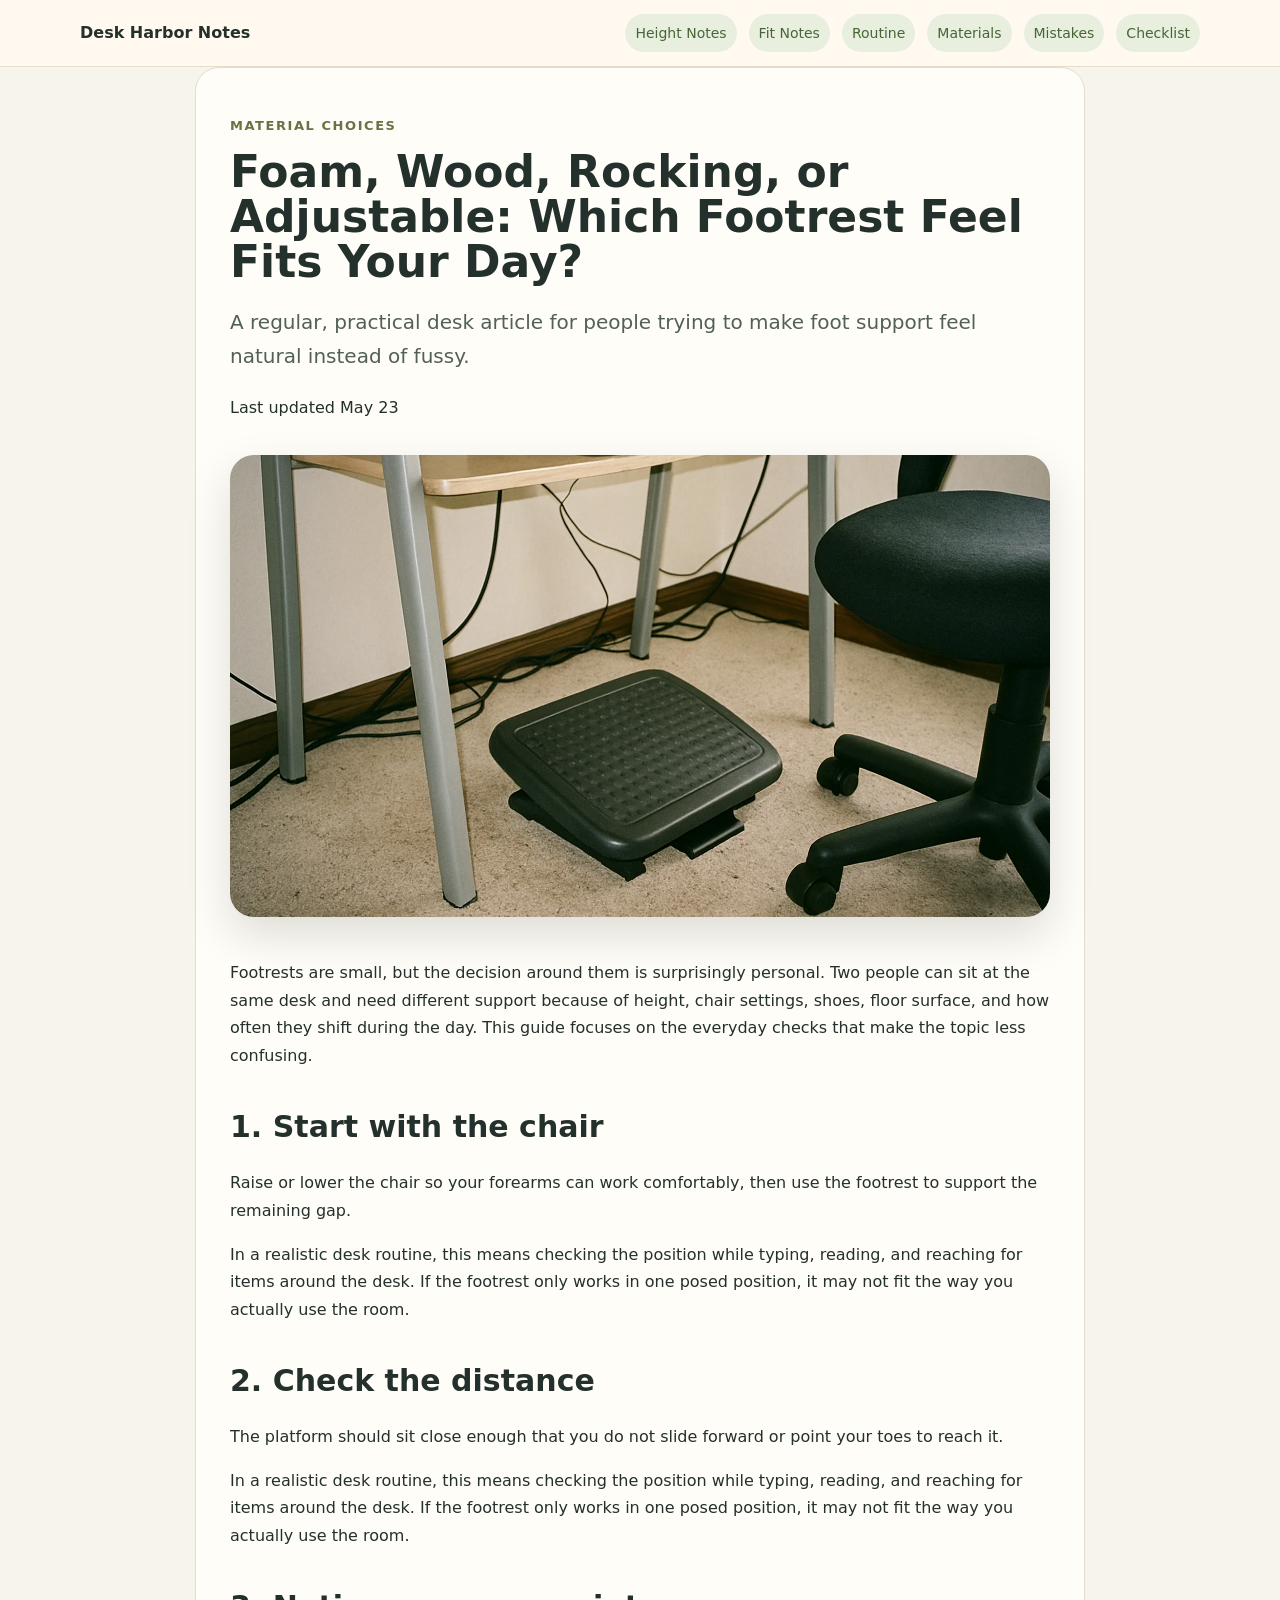
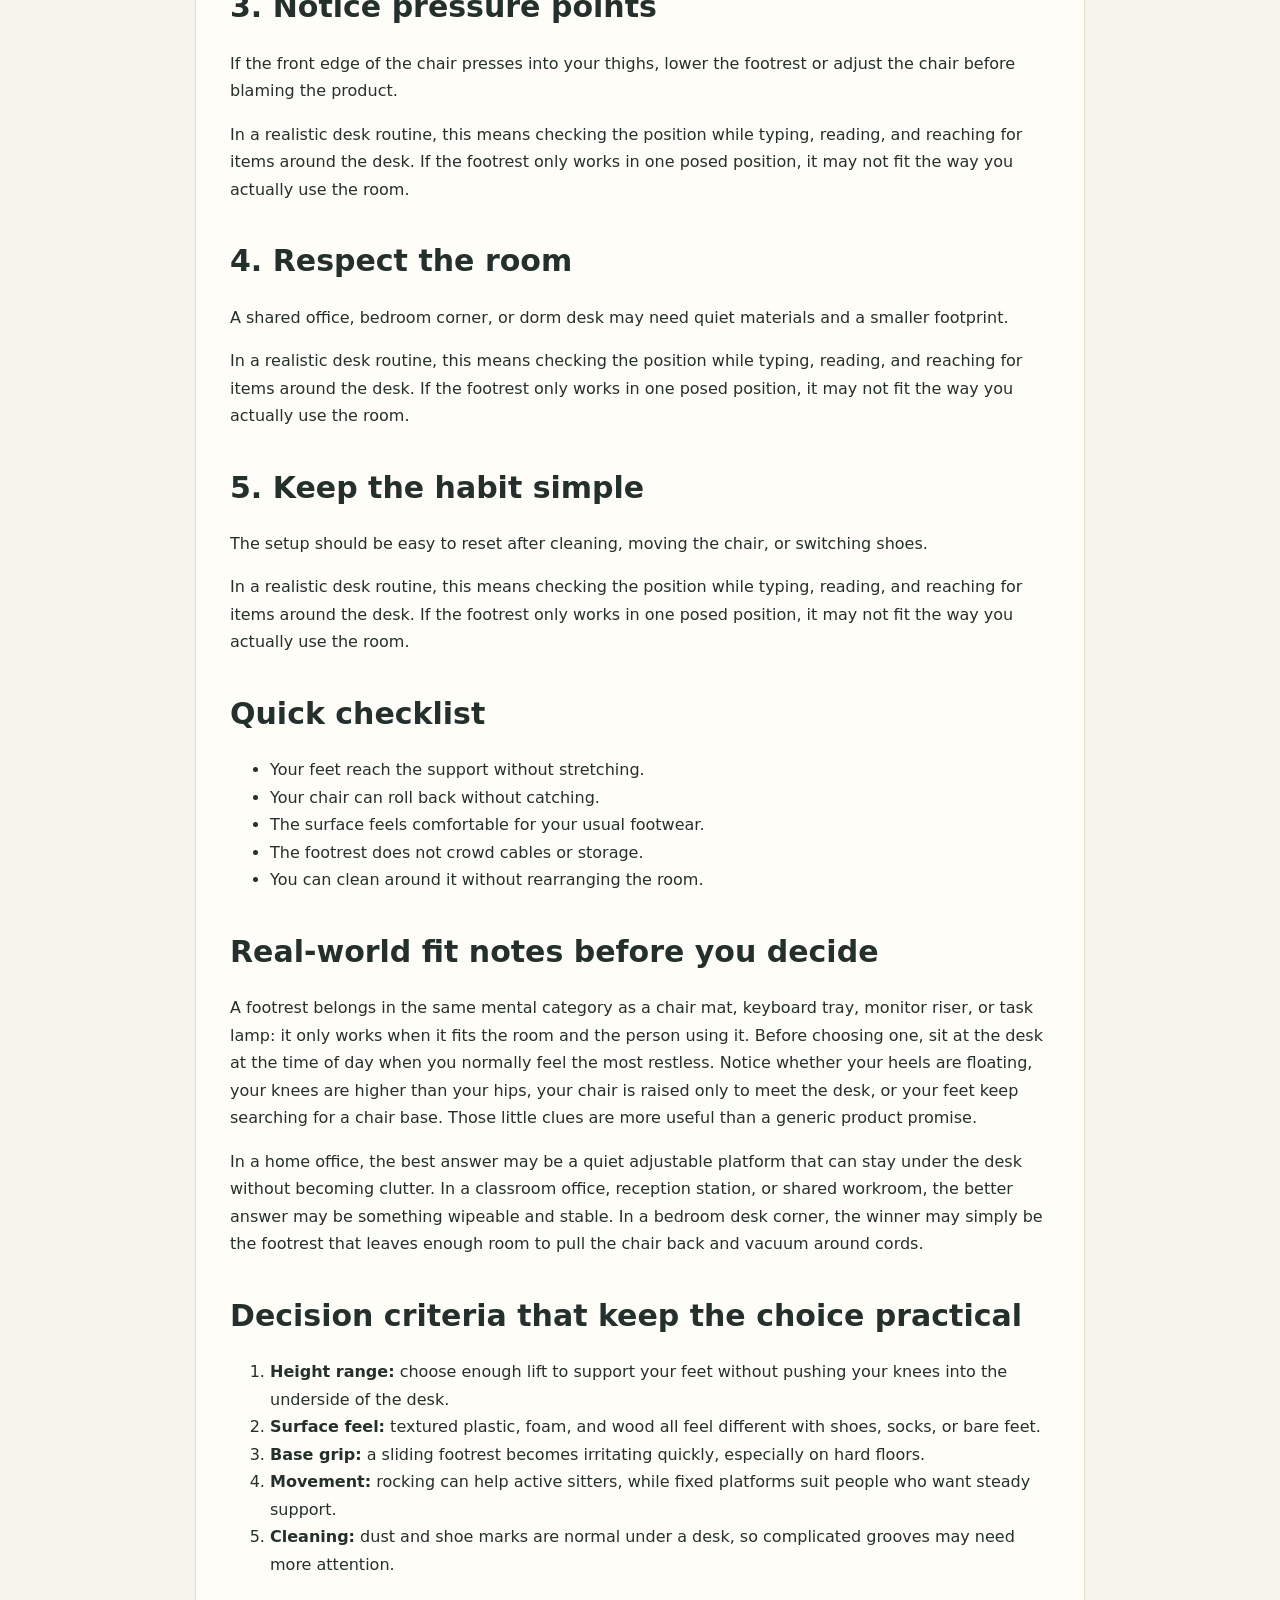
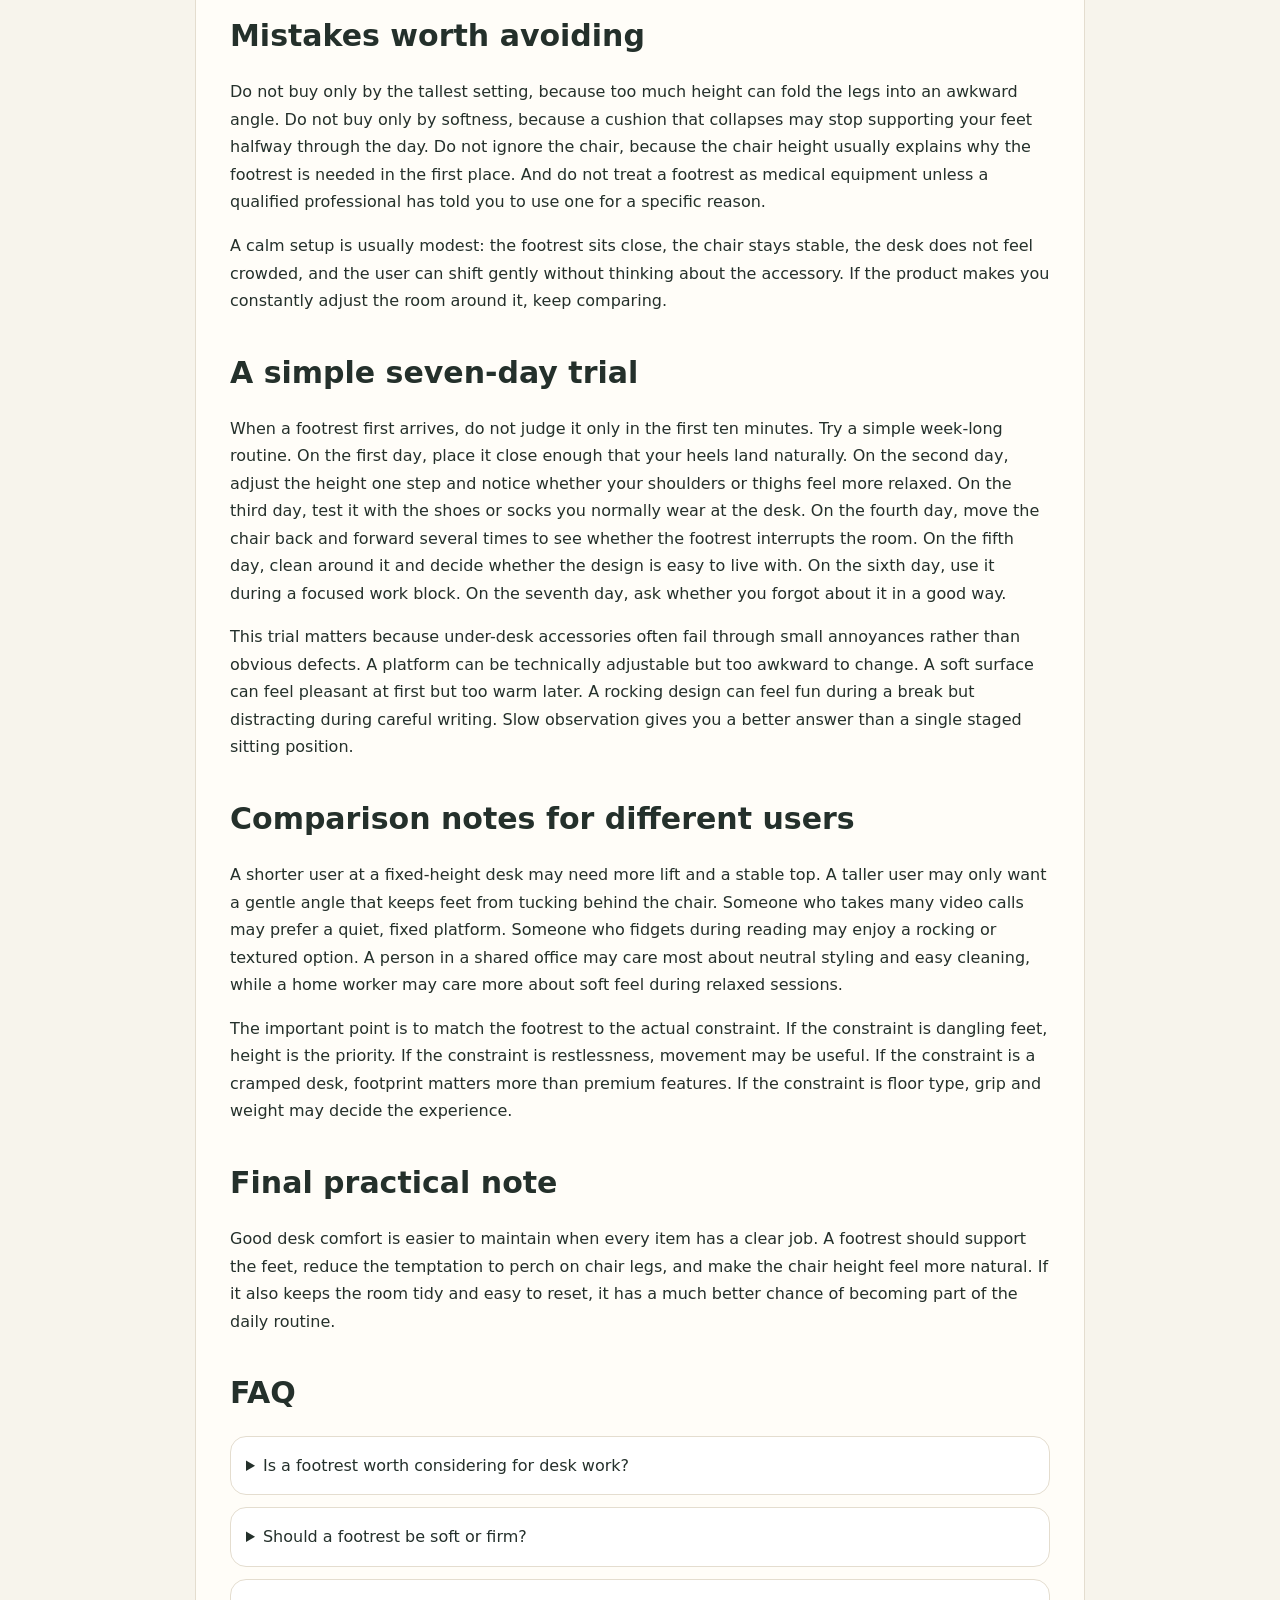
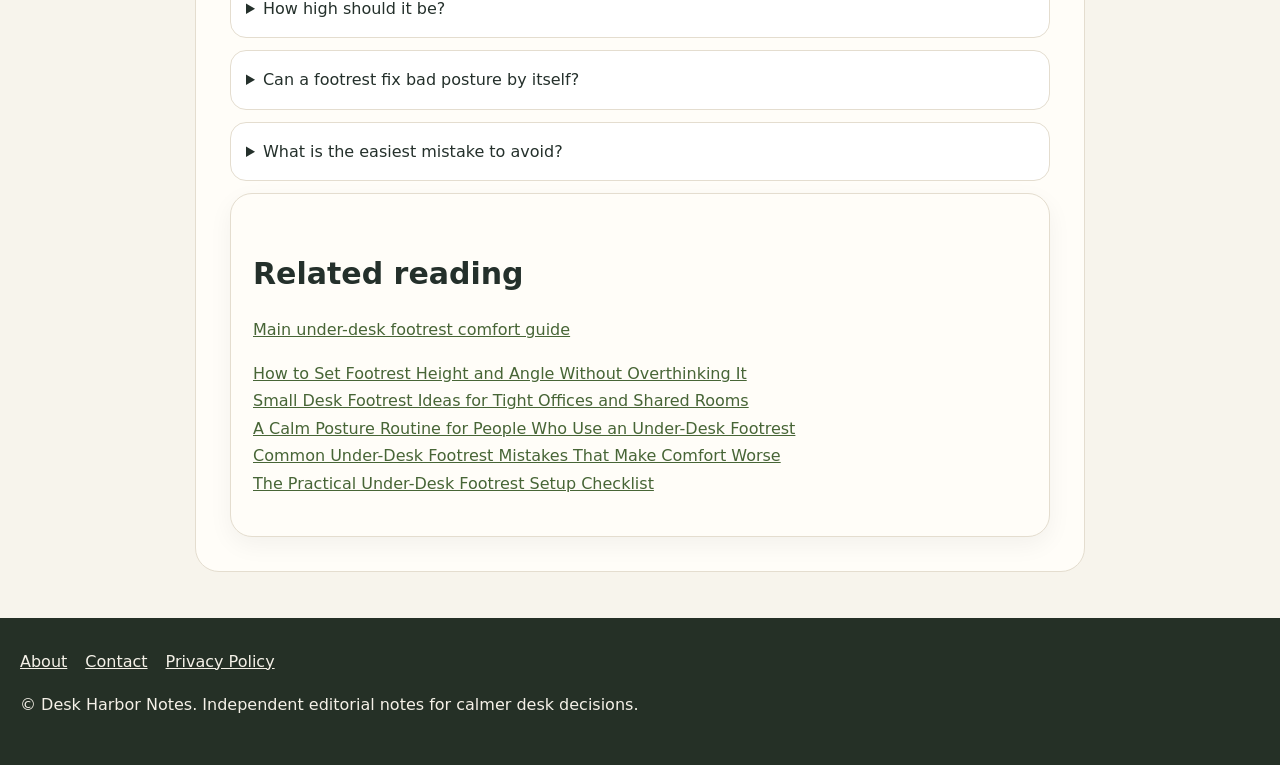
<file: material-feel/index.html>
<!doctype html><html lang="en"><head><meta charset="utf-8"><meta name="viewport" content="width=device-width,initial-scale=1"><title>Foam, Wood, Rocking, or Adjustable: Which Footrest Feel Fits Your Day?</title><meta name="description" content="A simple practical article from Desk Harbor Notes on under-desk footrest setup details."><link rel="canonical" href="https://armaragex.github.io/ls-footrest-guide/material-feel/"><meta name="robots" content="index,follow,max-image-preview:large"><meta property="og:title" content="Foam, Wood, Rocking, or Adjustable: Which Footrest Feel Fits Your Day?"><meta property="og:description" content="A simple practical article from Desk Harbor Notes on under-desk footrest setup details."><meta property="og:image" content="https://armaragex.github.io/ls-footrest-guide/assets/t2-4.webp"><meta property="og:type" content="article"><meta name="twitter:card" content="summary_large_image"><meta name="twitter:image" content="https://armaragex.github.io/ls-footrest-guide/assets/t2-4.webp"><link rel="stylesheet" href="../assets/style.css"><script type="application/ld+json">{"@context": "https://schema.org", "@graph": [{"@type": "Organization", "name": "Desk Harbor Notes", "url": "https://armaragex.github.io/ls-footrest-guide/"}, {"@type": "WebPage", "url": "https://armaragex.github.io/ls-footrest-guide/material-feel/", "name": "Foam, Wood, Rocking, or Adjustable: Which Footrest Feel Fits Your Day?", "isPartOf": {"@type": "WebSite", "name": "Desk Harbor Notes", "url": "https://armaragex.github.io/ls-footrest-guide/"}}, {"@type": "Article", "headline": "Foam, Wood, Rocking, or Adjustable: Which Footrest Feel Fits Your Day?", "dateModified": "2026-05-23", "author": {"@type": "Organization", "name": "Desk Harbor Notes"}, "publisher": {"@type": "Organization", "name": "Desk Harbor Notes"}, "image": "https://armaragex.github.io/ls-footrest-guide/assets/t2-4.webp"}, {"@type": "FAQPage", "mainEntity": [{"@type": "Question", "name": "Can I use this advice with any footrest?", "acceptedAnswer": {"@type": "Answer", "text": "Yes, the checks are general and should be adapted to the model instructions."}}, {"@type": "Question", "name": "What should I test first?", "acceptedAnswer": {"@type": "Answer", "text": "Begin with height and distance from the chair before worrying about material."}}, {"@type": "Question", "name": "How long should a setup trial take?", "acceptedAnswer": {"@type": "Answer", "text": "A few normal work sessions usually reveal whether the position is helping or annoying."}}, {"@type": "Question", "name": "Should the footrest move?", "acceptedAnswer": {"@type": "Answer", "text": "Only if movement helps you focus and does not make the platform unstable."}}, {"@type": "Question", "name": "What if my desk is very small?", "acceptedAnswer": {"@type": "Answer", "text": "Prioritize a low-profile shape and leave enough room for chair movement."}}]}]}</script></head><body><header><div class="bar"><a class="logo" href="../">Desk Harbor Notes</a><nav class="nav"><a href="../height-angle/">Height Notes</a><a href="../small-space/">Fit Notes</a><a href="../posture-routine/">Routine</a><a href="../material-feel/">Materials</a><a href="../mistakes/">Mistakes</a><a href="../setup-checklist/">Checklist</a></nav></div></header><main class="article"><p class="kicker">Material choices</p><h1>Foam, Wood, Rocking, or Adjustable: Which Footrest Feel Fits Your Day?</h1><p class="dek">A regular, practical desk article for people trying to make foot support feel natural instead of fussy.</p><p>Last updated May 23</p><img class="article-hero" src="../assets/t2-4.webp" alt="Realistic desk scene for material choices"><p>Footrests are small, but the decision around them is surprisingly personal. Two people can sit at the same desk and need different support because of height, chair settings, shoes, floor surface, and how often they shift during the day. This guide focuses on the everyday checks that make the topic less confusing.</p><h2>1. Start with the chair</h2><p>Raise or lower the chair so your forearms can work comfortably, then use the footrest to support the remaining gap.</p><p>In a realistic desk routine, this means checking the position while typing, reading, and reaching for items around the desk. If the footrest only works in one posed position, it may not fit the way you actually use the room.</p><h2>2. Check the distance</h2><p>The platform should sit close enough that you do not slide forward or point your toes to reach it.</p><p>In a realistic desk routine, this means checking the position while typing, reading, and reaching for items around the desk. If the footrest only works in one posed position, it may not fit the way you actually use the room.</p><h2>3. Notice pressure points</h2><p>If the front edge of the chair presses into your thighs, lower the footrest or adjust the chair before blaming the product.</p><p>In a realistic desk routine, this means checking the position while typing, reading, and reaching for items around the desk. If the footrest only works in one posed position, it may not fit the way you actually use the room.</p><h2>4. Respect the room</h2><p>A shared office, bedroom corner, or dorm desk may need quiet materials and a smaller footprint.</p><p>In a realistic desk routine, this means checking the position while typing, reading, and reaching for items around the desk. If the footrest only works in one posed position, it may not fit the way you actually use the room.</p><h2>5. Keep the habit simple</h2><p>The setup should be easy to reset after cleaning, moving the chair, or switching shoes.</p><p>In a realistic desk routine, this means checking the position while typing, reading, and reaching for items around the desk. If the footrest only works in one posed position, it may not fit the way you actually use the room.</p><h2>Quick checklist</h2><ul><li>Your feet reach the support without stretching.</li><li>Your chair can roll back without catching.</li><li>The surface feels comfortable for your usual footwear.</li><li>The footrest does not crowd cables or storage.</li><li>You can clean around it without rearranging the room.</li></ul><section><h2>Real-world fit notes before you decide</h2><p>A footrest belongs in the same mental category as a chair mat, keyboard tray, monitor riser, or task lamp: it only works when it fits the room and the person using it. Before choosing one, sit at the desk at the time of day when you normally feel the most restless. Notice whether your heels are floating, your knees are higher than your hips, your chair is raised only to meet the desk, or your feet keep searching for a chair base. Those little clues are more useful than a generic product promise.</p><p>In a home office, the best answer may be a quiet adjustable platform that can stay under the desk without becoming clutter. In a classroom office, reception station, or shared workroom, the better answer may be something wipeable and stable. In a bedroom desk corner, the winner may simply be the footrest that leaves enough room to pull the chair back and vacuum around cords.</p></section><section><h2>Decision criteria that keep the choice practical</h2><ol><li><strong>Height range:</strong> choose enough lift to support your feet without pushing your knees into the underside of the desk.</li><li><strong>Surface feel:</strong> textured plastic, foam, and wood all feel different with shoes, socks, or bare feet.</li><li><strong>Base grip:</strong> a sliding footrest becomes irritating quickly, especially on hard floors.</li><li><strong>Movement:</strong> rocking can help active sitters, while fixed platforms suit people who want steady support.</li><li><strong>Cleaning:</strong> dust and shoe marks are normal under a desk, so complicated grooves may need more attention.</li></ol></section><section><h2>Mistakes worth avoiding</h2><p>Do not buy only by the tallest setting, because too much height can fold the legs into an awkward angle. Do not buy only by softness, because a cushion that collapses may stop supporting your feet halfway through the day. Do not ignore the chair, because the chair height usually explains why the footrest is needed in the first place. And do not treat a footrest as medical equipment unless a qualified professional has told you to use one for a specific reason.</p><p>A calm setup is usually modest: the footrest sits close, the chair stays stable, the desk does not feel crowded, and the user can shift gently without thinking about the accessory. If the product makes you constantly adjust the room around it, keep comparing.</p></section><section><h2>A simple seven-day trial</h2><p>When a footrest first arrives, do not judge it only in the first ten minutes. Try a simple week-long routine. On the first day, place it close enough that your heels land naturally. On the second day, adjust the height one step and notice whether your shoulders or thighs feel more relaxed. On the third day, test it with the shoes or socks you normally wear at the desk. On the fourth day, move the chair back and forward several times to see whether the footrest interrupts the room. On the fifth day, clean around it and decide whether the design is easy to live with. On the sixth day, use it during a focused work block. On the seventh day, ask whether you forgot about it in a good way.</p><p>This trial matters because under-desk accessories often fail through small annoyances rather than obvious defects. A platform can be technically adjustable but too awkward to change. A soft surface can feel pleasant at first but too warm later. A rocking design can feel fun during a break but distracting during careful writing. Slow observation gives you a better answer than a single staged sitting position.</p></section><section><h2>Comparison notes for different users</h2><p>A shorter user at a fixed-height desk may need more lift and a stable top. A taller user may only want a gentle angle that keeps feet from tucking behind the chair. Someone who takes many video calls may prefer a quiet, fixed platform. Someone who fidgets during reading may enjoy a rocking or textured option. A person in a shared office may care most about neutral styling and easy cleaning, while a home worker may care more about soft feel during relaxed sessions.</p><p>The important point is to match the footrest to the actual constraint. If the constraint is dangling feet, height is the priority. If the constraint is restlessness, movement may be useful. If the constraint is a cramped desk, footprint matters more than premium features. If the constraint is floor type, grip and weight may decide the experience.</p></section><section><h2>Final practical note</h2><p>Good desk comfort is easier to maintain when every item has a clear job. A footrest should support the feet, reduce the temptation to perch on chair legs, and make the chair height feel more natural. If it also keeps the room tidy and easy to reset, it has a much better chance of becoming part of the daily routine.</p></section><section class="faq"><h2>FAQ</h2><details><summary>Is a footrest worth considering for desk work?</summary><p>It can be useful when your feet do not rest flat or when your chair and desk height do not match cleanly.</p></details><details><summary>Should a footrest be soft or firm?</summary><p>Choose by task: firm support feels stable for typing, while softer foam can be pleasant for short relaxed sessions.</p></details><details><summary>How high should it be?</summary><p>Start low, then raise it only until your thighs feel supported and your shoulders can stay relaxed.</p></details><details><summary>Can a footrest fix bad posture by itself?</summary><p>No. It is one part of the setup; chair height, monitor position, breaks, and habits still matter.</p></details><details><summary>What is the easiest mistake to avoid?</summary><p>Do not place the footrest so far away that you have to reach with your toes or slide forward in the chair.</p></details></section><section class="card"><h2>Related reading</h2><p><a href="../">Main under-desk footrest comfort guide</a></p><p><a href="../height-angle/">How to Set Footrest Height and Angle Without Overthinking It</a><br><a href="../small-space/">Small Desk Footrest Ideas for Tight Offices and Shared Rooms</a><br><a href="../posture-routine/">A Calm Posture Routine for People Who Use an Under-Desk Footrest</a><br><a href="../mistakes/">Common Under-Desk Footrest Mistakes That Make Comfort Worse</a><br><a href="../setup-checklist/">The Practical Under-Desk Footrest Setup Checklist</a><br></p></section></main><footer><div><a href="../about.html">About</a><a href="../contact.html">Contact</a><a href="../privacy-policy.html">Privacy Policy</a></div><p>© Desk Harbor Notes. Independent editorial notes for calmer desk decisions.</p></footer></body></html>
</file>
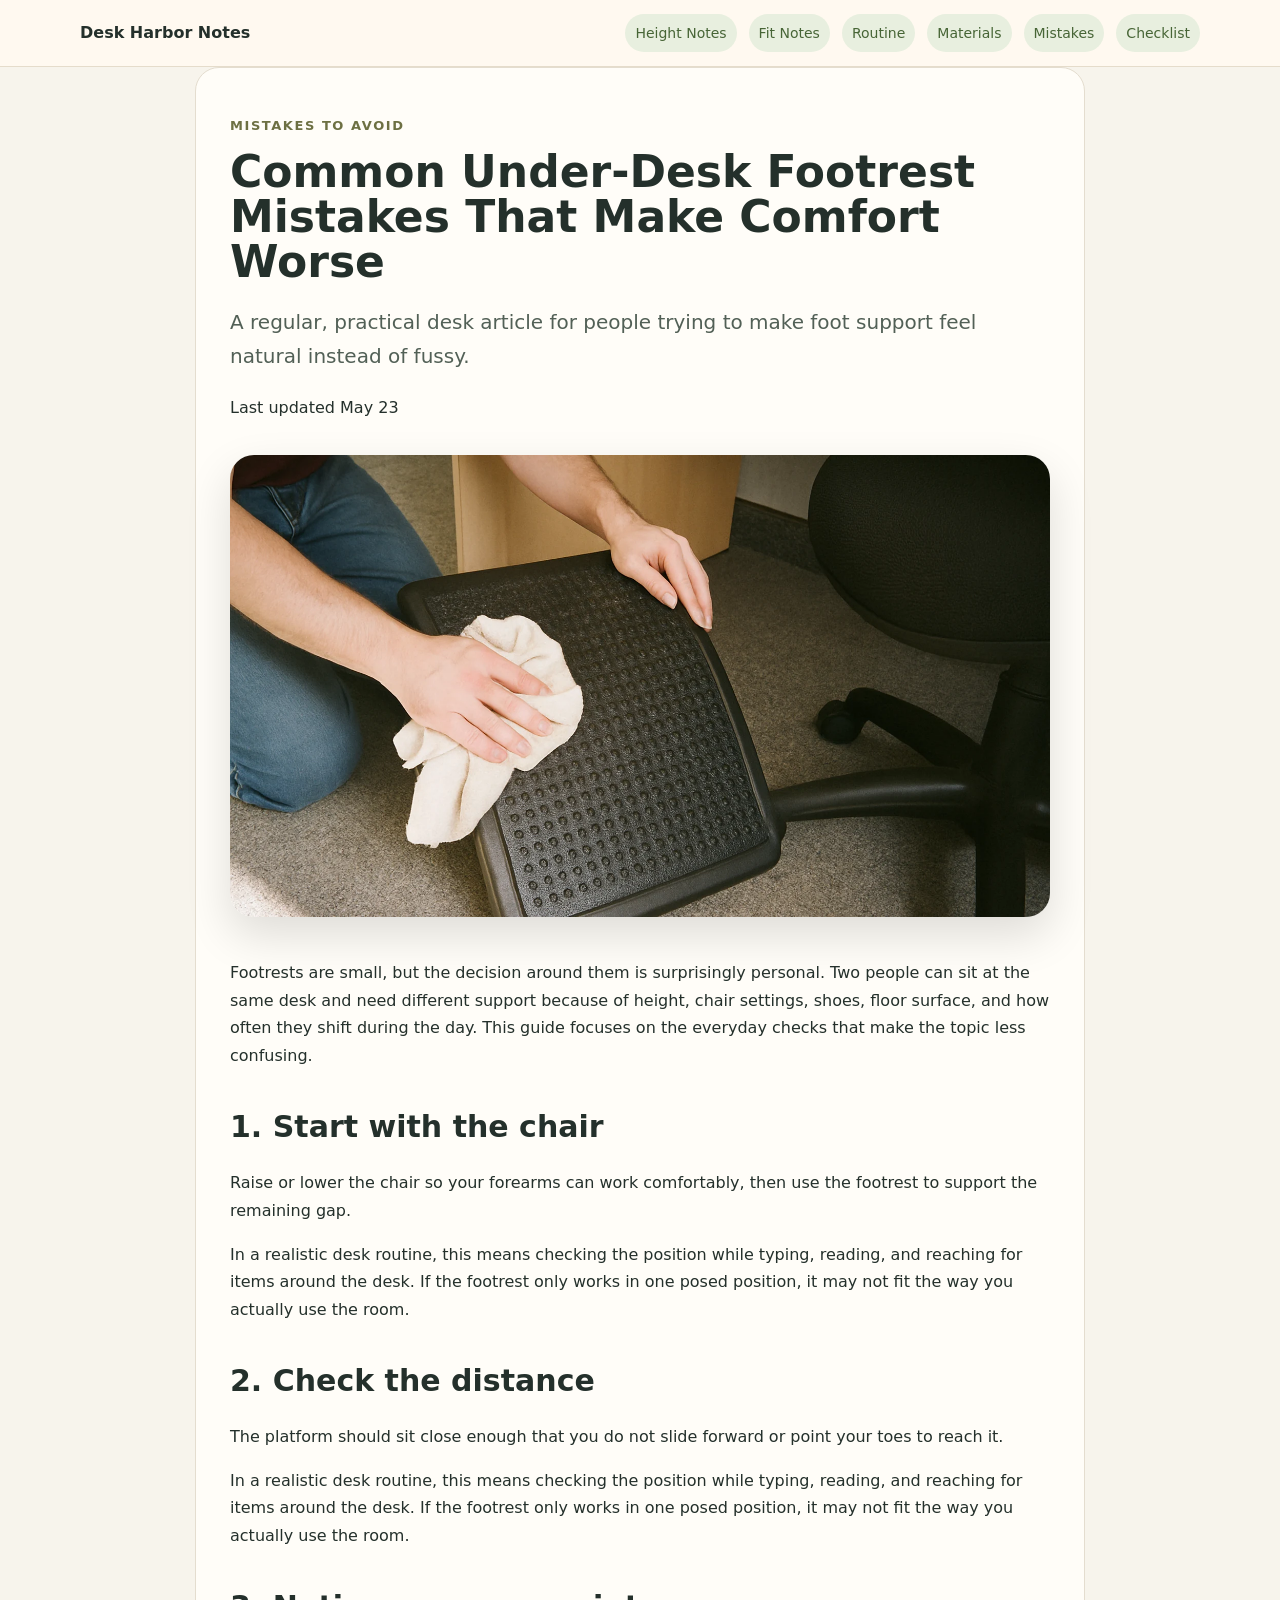
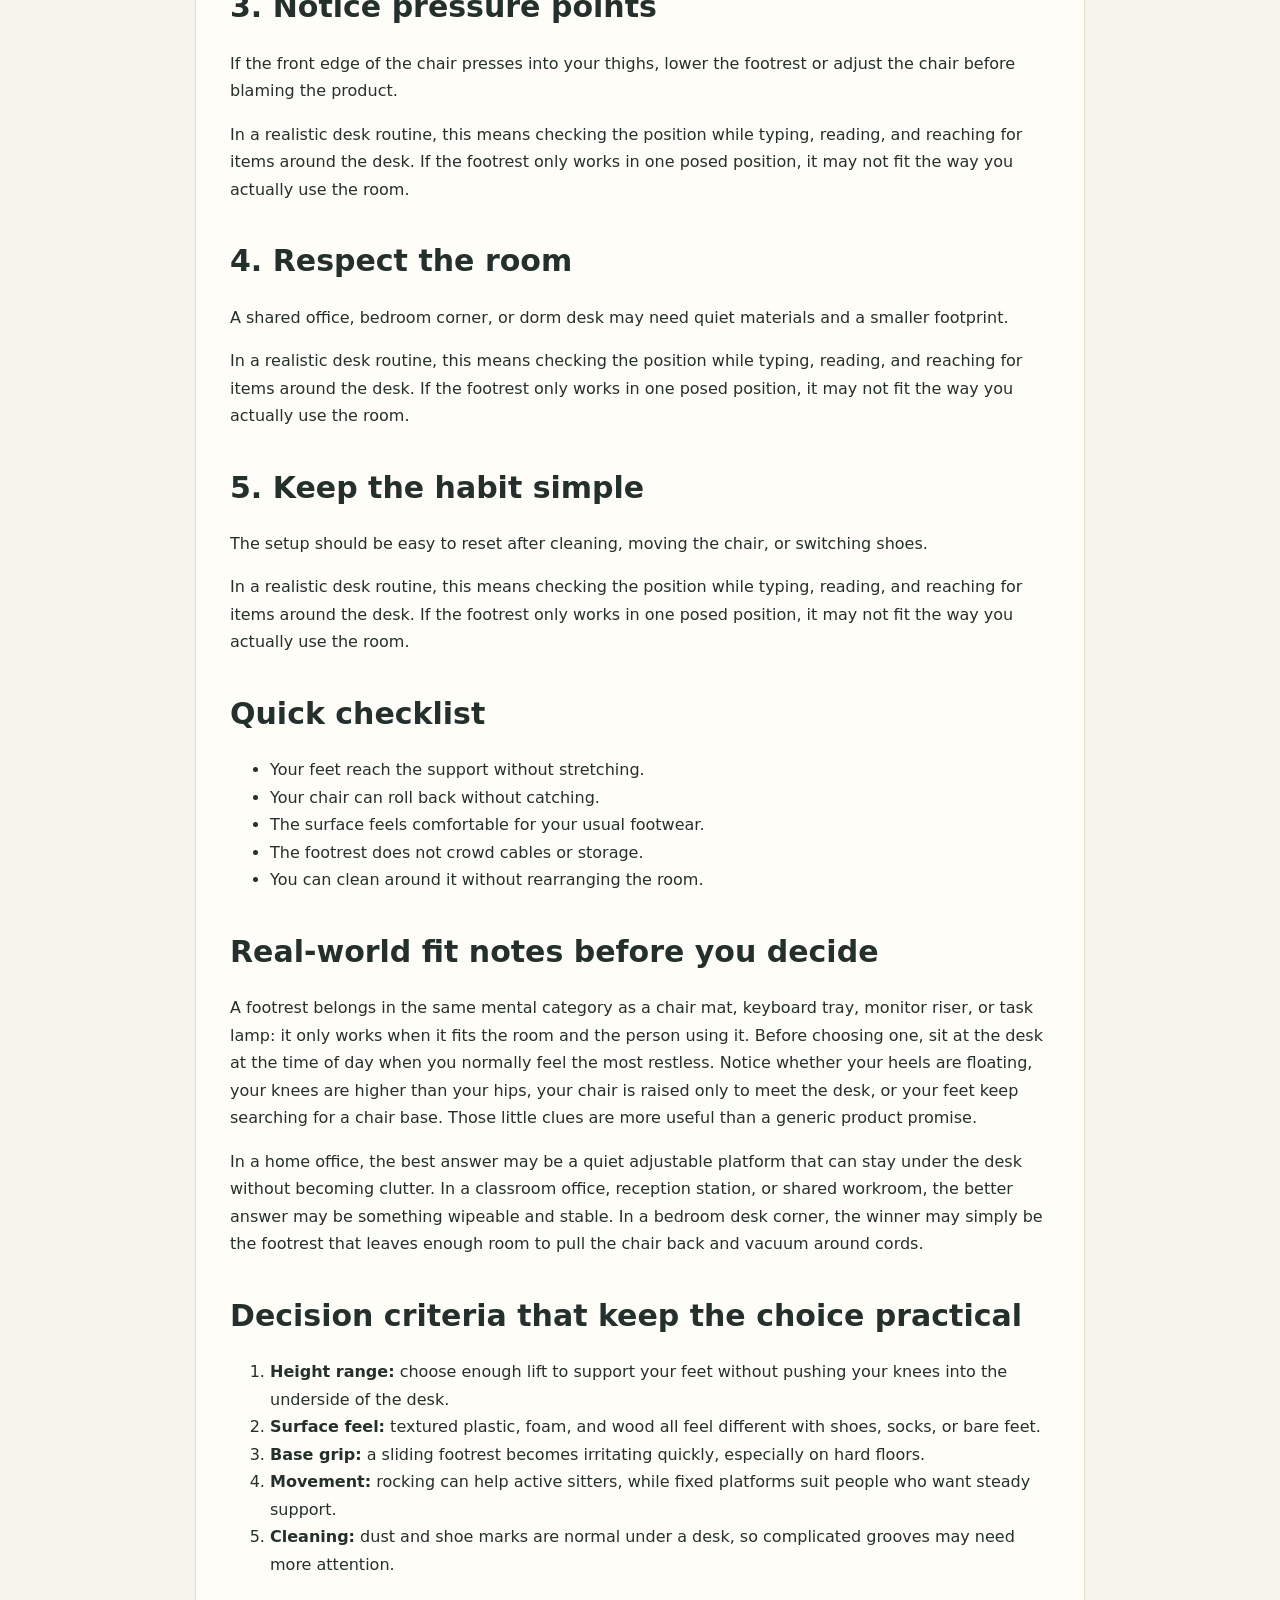
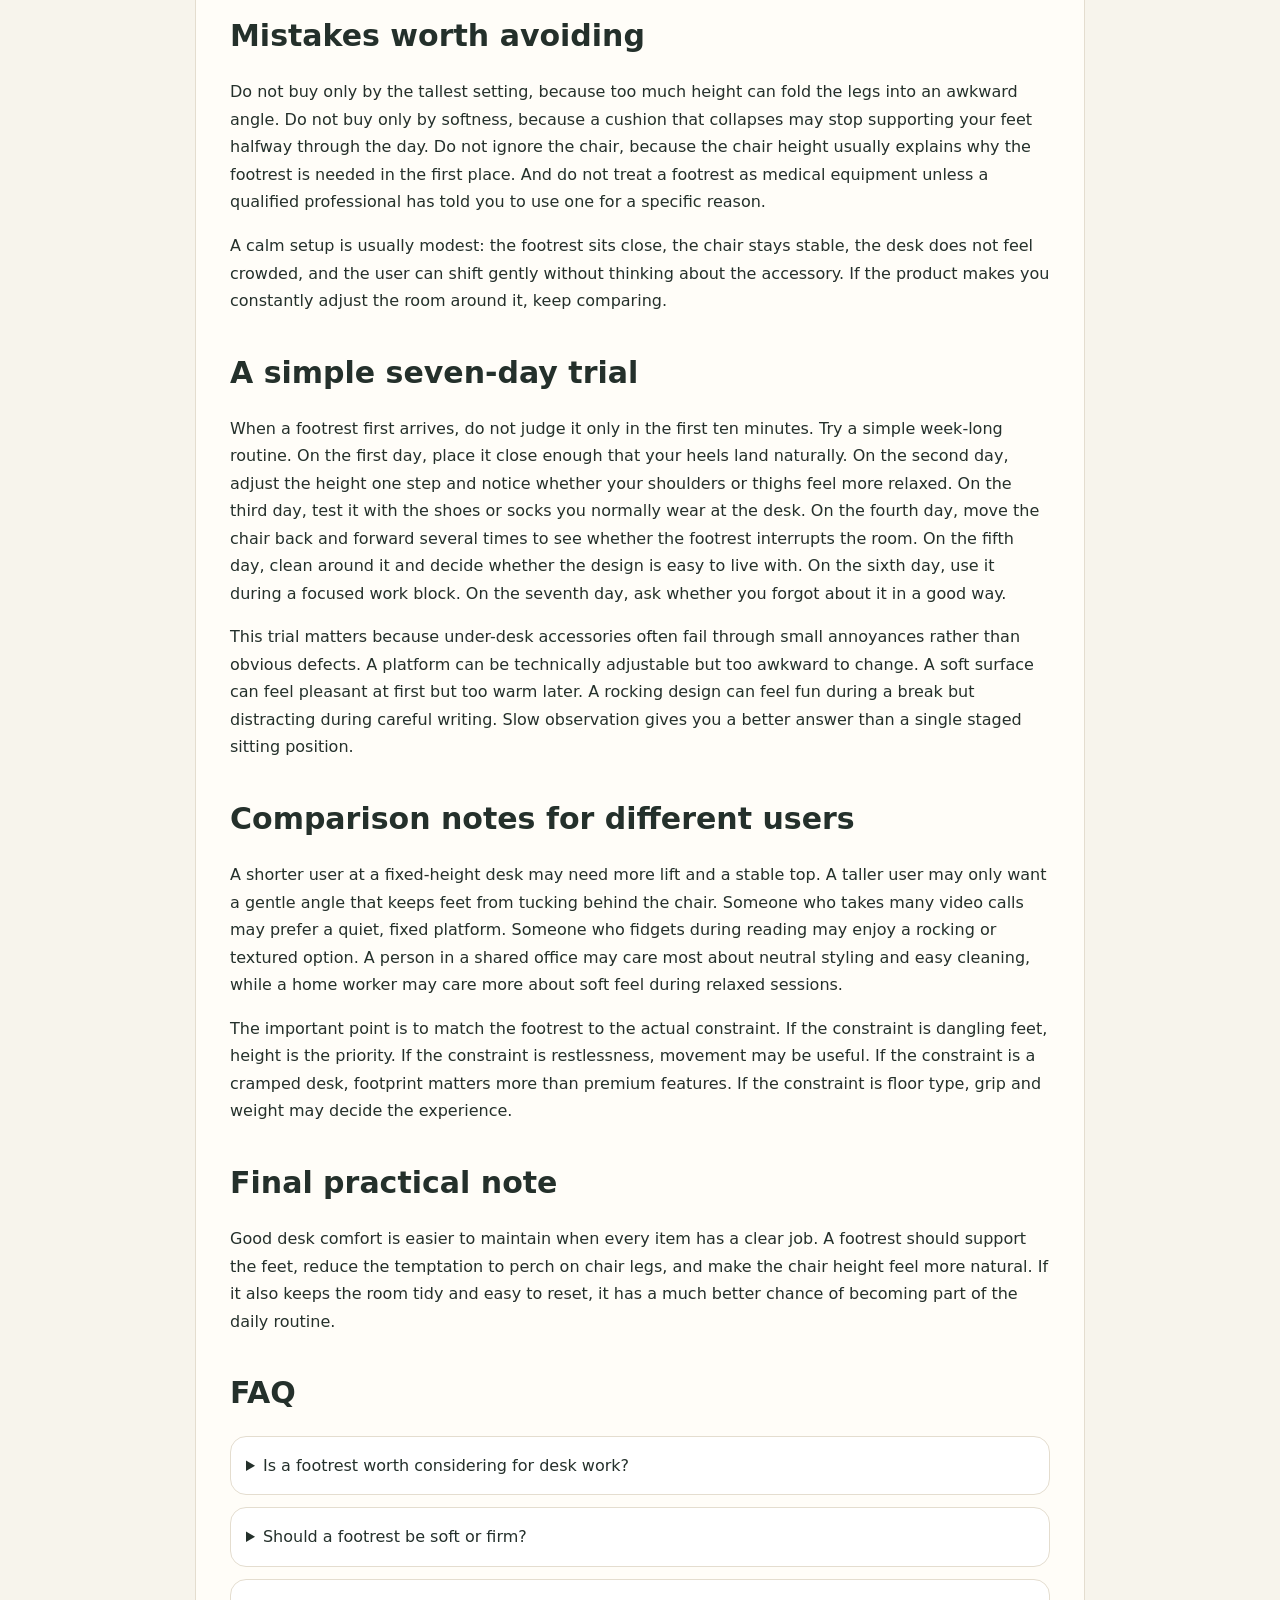
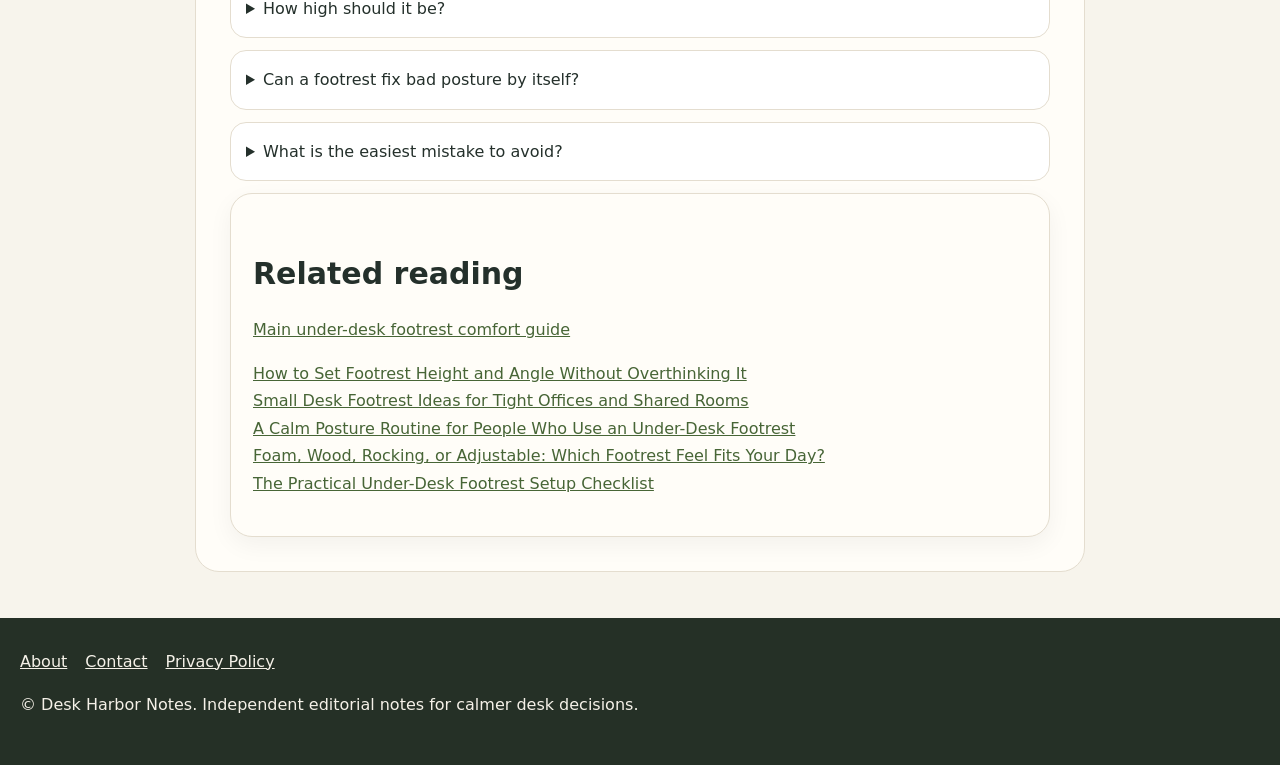
<file: mistakes/index.html>
<!doctype html><html lang="en"><head><meta charset="utf-8"><meta name="viewport" content="width=device-width,initial-scale=1"><title>Common Under-Desk Footrest Mistakes That Make Comfort Worse</title><meta name="description" content="A simple practical article from Desk Harbor Notes on under-desk footrest setup details."><link rel="canonical" href="https://armaragex.github.io/ls-footrest-guide/mistakes/"><meta name="robots" content="index,follow,max-image-preview:large"><meta property="og:title" content="Common Under-Desk Footrest Mistakes That Make Comfort Worse"><meta property="og:description" content="A simple practical article from Desk Harbor Notes on under-desk footrest setup details."><meta property="og:image" content="https://armaragex.github.io/ls-footrest-guide/assets/t2-5.webp"><meta property="og:type" content="article"><meta name="twitter:card" content="summary_large_image"><meta name="twitter:image" content="https://armaragex.github.io/ls-footrest-guide/assets/t2-5.webp"><link rel="stylesheet" href="../assets/style.css"><script type="application/ld+json">{"@context": "https://schema.org", "@graph": [{"@type": "Organization", "name": "Desk Harbor Notes", "url": "https://armaragex.github.io/ls-footrest-guide/"}, {"@type": "WebPage", "url": "https://armaragex.github.io/ls-footrest-guide/mistakes/", "name": "Common Under-Desk Footrest Mistakes That Make Comfort Worse", "isPartOf": {"@type": "WebSite", "name": "Desk Harbor Notes", "url": "https://armaragex.github.io/ls-footrest-guide/"}}, {"@type": "Article", "headline": "Common Under-Desk Footrest Mistakes That Make Comfort Worse", "dateModified": "2026-05-23", "author": {"@type": "Organization", "name": "Desk Harbor Notes"}, "publisher": {"@type": "Organization", "name": "Desk Harbor Notes"}, "image": "https://armaragex.github.io/ls-footrest-guide/assets/t2-5.webp"}, {"@type": "FAQPage", "mainEntity": [{"@type": "Question", "name": "Can I use this advice with any footrest?", "acceptedAnswer": {"@type": "Answer", "text": "Yes, the checks are general and should be adapted to the model instructions."}}, {"@type": "Question", "name": "What should I test first?", "acceptedAnswer": {"@type": "Answer", "text": "Begin with height and distance from the chair before worrying about material."}}, {"@type": "Question", "name": "How long should a setup trial take?", "acceptedAnswer": {"@type": "Answer", "text": "A few normal work sessions usually reveal whether the position is helping or annoying."}}, {"@type": "Question", "name": "Should the footrest move?", "acceptedAnswer": {"@type": "Answer", "text": "Only if movement helps you focus and does not make the platform unstable."}}, {"@type": "Question", "name": "What if my desk is very small?", "acceptedAnswer": {"@type": "Answer", "text": "Prioritize a low-profile shape and leave enough room for chair movement."}}]}]}</script></head><body><header><div class="bar"><a class="logo" href="../">Desk Harbor Notes</a><nav class="nav"><a href="../height-angle/">Height Notes</a><a href="../small-space/">Fit Notes</a><a href="../posture-routine/">Routine</a><a href="../material-feel/">Materials</a><a href="../mistakes/">Mistakes</a><a href="../setup-checklist/">Checklist</a></nav></div></header><main class="article"><p class="kicker">Mistakes to avoid</p><h1>Common Under-Desk Footrest Mistakes That Make Comfort Worse</h1><p class="dek">A regular, practical desk article for people trying to make foot support feel natural instead of fussy.</p><p>Last updated May 23</p><img class="article-hero" src="../assets/t2-5.webp" alt="Realistic desk scene for mistakes to avoid"><p>Footrests are small, but the decision around them is surprisingly personal. Two people can sit at the same desk and need different support because of height, chair settings, shoes, floor surface, and how often they shift during the day. This guide focuses on the everyday checks that make the topic less confusing.</p><h2>1. Start with the chair</h2><p>Raise or lower the chair so your forearms can work comfortably, then use the footrest to support the remaining gap.</p><p>In a realistic desk routine, this means checking the position while typing, reading, and reaching for items around the desk. If the footrest only works in one posed position, it may not fit the way you actually use the room.</p><h2>2. Check the distance</h2><p>The platform should sit close enough that you do not slide forward or point your toes to reach it.</p><p>In a realistic desk routine, this means checking the position while typing, reading, and reaching for items around the desk. If the footrest only works in one posed position, it may not fit the way you actually use the room.</p><h2>3. Notice pressure points</h2><p>If the front edge of the chair presses into your thighs, lower the footrest or adjust the chair before blaming the product.</p><p>In a realistic desk routine, this means checking the position while typing, reading, and reaching for items around the desk. If the footrest only works in one posed position, it may not fit the way you actually use the room.</p><h2>4. Respect the room</h2><p>A shared office, bedroom corner, or dorm desk may need quiet materials and a smaller footprint.</p><p>In a realistic desk routine, this means checking the position while typing, reading, and reaching for items around the desk. If the footrest only works in one posed position, it may not fit the way you actually use the room.</p><h2>5. Keep the habit simple</h2><p>The setup should be easy to reset after cleaning, moving the chair, or switching shoes.</p><p>In a realistic desk routine, this means checking the position while typing, reading, and reaching for items around the desk. If the footrest only works in one posed position, it may not fit the way you actually use the room.</p><h2>Quick checklist</h2><ul><li>Your feet reach the support without stretching.</li><li>Your chair can roll back without catching.</li><li>The surface feels comfortable for your usual footwear.</li><li>The footrest does not crowd cables or storage.</li><li>You can clean around it without rearranging the room.</li></ul><section><h2>Real-world fit notes before you decide</h2><p>A footrest belongs in the same mental category as a chair mat, keyboard tray, monitor riser, or task lamp: it only works when it fits the room and the person using it. Before choosing one, sit at the desk at the time of day when you normally feel the most restless. Notice whether your heels are floating, your knees are higher than your hips, your chair is raised only to meet the desk, or your feet keep searching for a chair base. Those little clues are more useful than a generic product promise.</p><p>In a home office, the best answer may be a quiet adjustable platform that can stay under the desk without becoming clutter. In a classroom office, reception station, or shared workroom, the better answer may be something wipeable and stable. In a bedroom desk corner, the winner may simply be the footrest that leaves enough room to pull the chair back and vacuum around cords.</p></section><section><h2>Decision criteria that keep the choice practical</h2><ol><li><strong>Height range:</strong> choose enough lift to support your feet without pushing your knees into the underside of the desk.</li><li><strong>Surface feel:</strong> textured plastic, foam, and wood all feel different with shoes, socks, or bare feet.</li><li><strong>Base grip:</strong> a sliding footrest becomes irritating quickly, especially on hard floors.</li><li><strong>Movement:</strong> rocking can help active sitters, while fixed platforms suit people who want steady support.</li><li><strong>Cleaning:</strong> dust and shoe marks are normal under a desk, so complicated grooves may need more attention.</li></ol></section><section><h2>Mistakes worth avoiding</h2><p>Do not buy only by the tallest setting, because too much height can fold the legs into an awkward angle. Do not buy only by softness, because a cushion that collapses may stop supporting your feet halfway through the day. Do not ignore the chair, because the chair height usually explains why the footrest is needed in the first place. And do not treat a footrest as medical equipment unless a qualified professional has told you to use one for a specific reason.</p><p>A calm setup is usually modest: the footrest sits close, the chair stays stable, the desk does not feel crowded, and the user can shift gently without thinking about the accessory. If the product makes you constantly adjust the room around it, keep comparing.</p></section><section><h2>A simple seven-day trial</h2><p>When a footrest first arrives, do not judge it only in the first ten minutes. Try a simple week-long routine. On the first day, place it close enough that your heels land naturally. On the second day, adjust the height one step and notice whether your shoulders or thighs feel more relaxed. On the third day, test it with the shoes or socks you normally wear at the desk. On the fourth day, move the chair back and forward several times to see whether the footrest interrupts the room. On the fifth day, clean around it and decide whether the design is easy to live with. On the sixth day, use it during a focused work block. On the seventh day, ask whether you forgot about it in a good way.</p><p>This trial matters because under-desk accessories often fail through small annoyances rather than obvious defects. A platform can be technically adjustable but too awkward to change. A soft surface can feel pleasant at first but too warm later. A rocking design can feel fun during a break but distracting during careful writing. Slow observation gives you a better answer than a single staged sitting position.</p></section><section><h2>Comparison notes for different users</h2><p>A shorter user at a fixed-height desk may need more lift and a stable top. A taller user may only want a gentle angle that keeps feet from tucking behind the chair. Someone who takes many video calls may prefer a quiet, fixed platform. Someone who fidgets during reading may enjoy a rocking or textured option. A person in a shared office may care most about neutral styling and easy cleaning, while a home worker may care more about soft feel during relaxed sessions.</p><p>The important point is to match the footrest to the actual constraint. If the constraint is dangling feet, height is the priority. If the constraint is restlessness, movement may be useful. If the constraint is a cramped desk, footprint matters more than premium features. If the constraint is floor type, grip and weight may decide the experience.</p></section><section><h2>Final practical note</h2><p>Good desk comfort is easier to maintain when every item has a clear job. A footrest should support the feet, reduce the temptation to perch on chair legs, and make the chair height feel more natural. If it also keeps the room tidy and easy to reset, it has a much better chance of becoming part of the daily routine.</p></section><section class="faq"><h2>FAQ</h2><details><summary>Is a footrest worth considering for desk work?</summary><p>It can be useful when your feet do not rest flat or when your chair and desk height do not match cleanly.</p></details><details><summary>Should a footrest be soft or firm?</summary><p>Choose by task: firm support feels stable for typing, while softer foam can be pleasant for short relaxed sessions.</p></details><details><summary>How high should it be?</summary><p>Start low, then raise it only until your thighs feel supported and your shoulders can stay relaxed.</p></details><details><summary>Can a footrest fix bad posture by itself?</summary><p>No. It is one part of the setup; chair height, monitor position, breaks, and habits still matter.</p></details><details><summary>What is the easiest mistake to avoid?</summary><p>Do not place the footrest so far away that you have to reach with your toes or slide forward in the chair.</p></details></section><section class="card"><h2>Related reading</h2><p><a href="../">Main under-desk footrest comfort guide</a></p><p><a href="../height-angle/">How to Set Footrest Height and Angle Without Overthinking It</a><br><a href="../small-space/">Small Desk Footrest Ideas for Tight Offices and Shared Rooms</a><br><a href="../posture-routine/">A Calm Posture Routine for People Who Use an Under-Desk Footrest</a><br><a href="../material-feel/">Foam, Wood, Rocking, or Adjustable: Which Footrest Feel Fits Your Day?</a><br><a href="../setup-checklist/">The Practical Under-Desk Footrest Setup Checklist</a><br></p></section></main><footer><div><a href="../about.html">About</a><a href="../contact.html">Contact</a><a href="../privacy-policy.html">Privacy Policy</a></div><p>© Desk Harbor Notes. Independent editorial notes for calmer desk decisions.</p></footer></body></html>
</file>
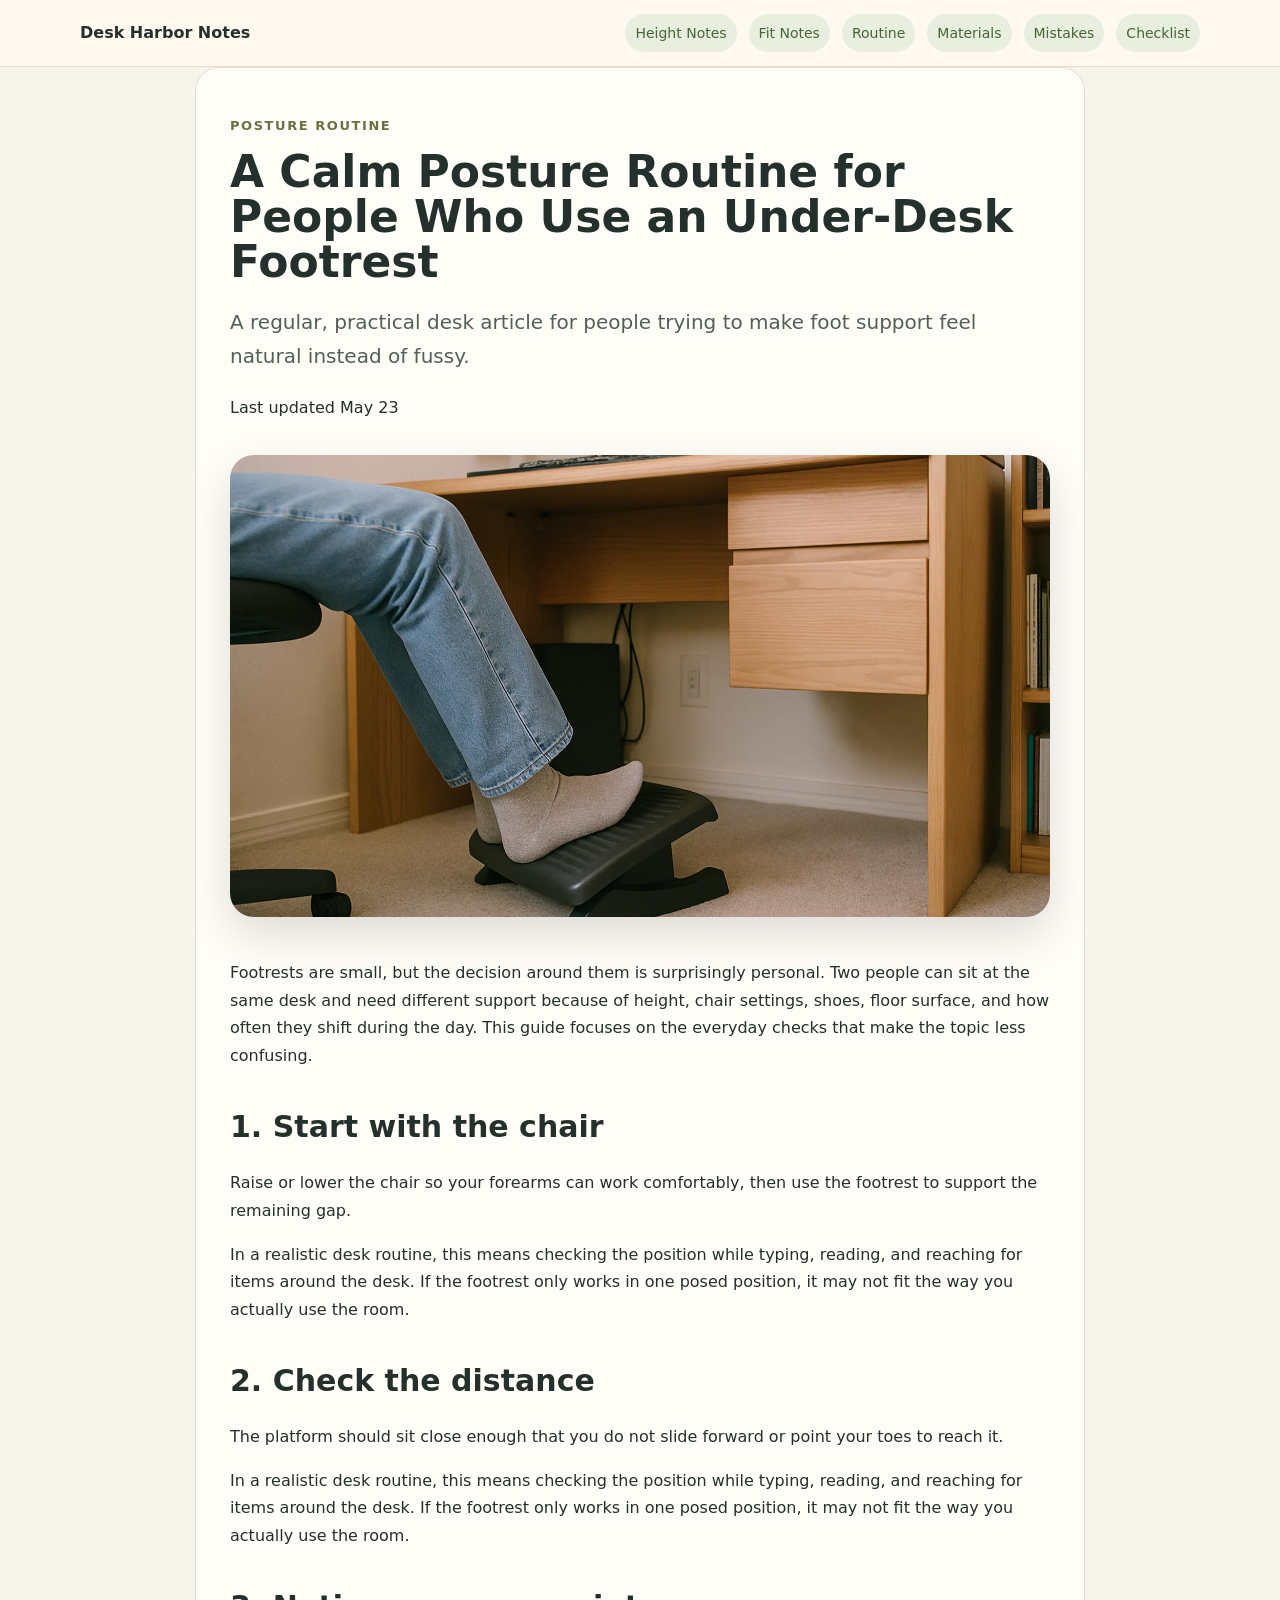
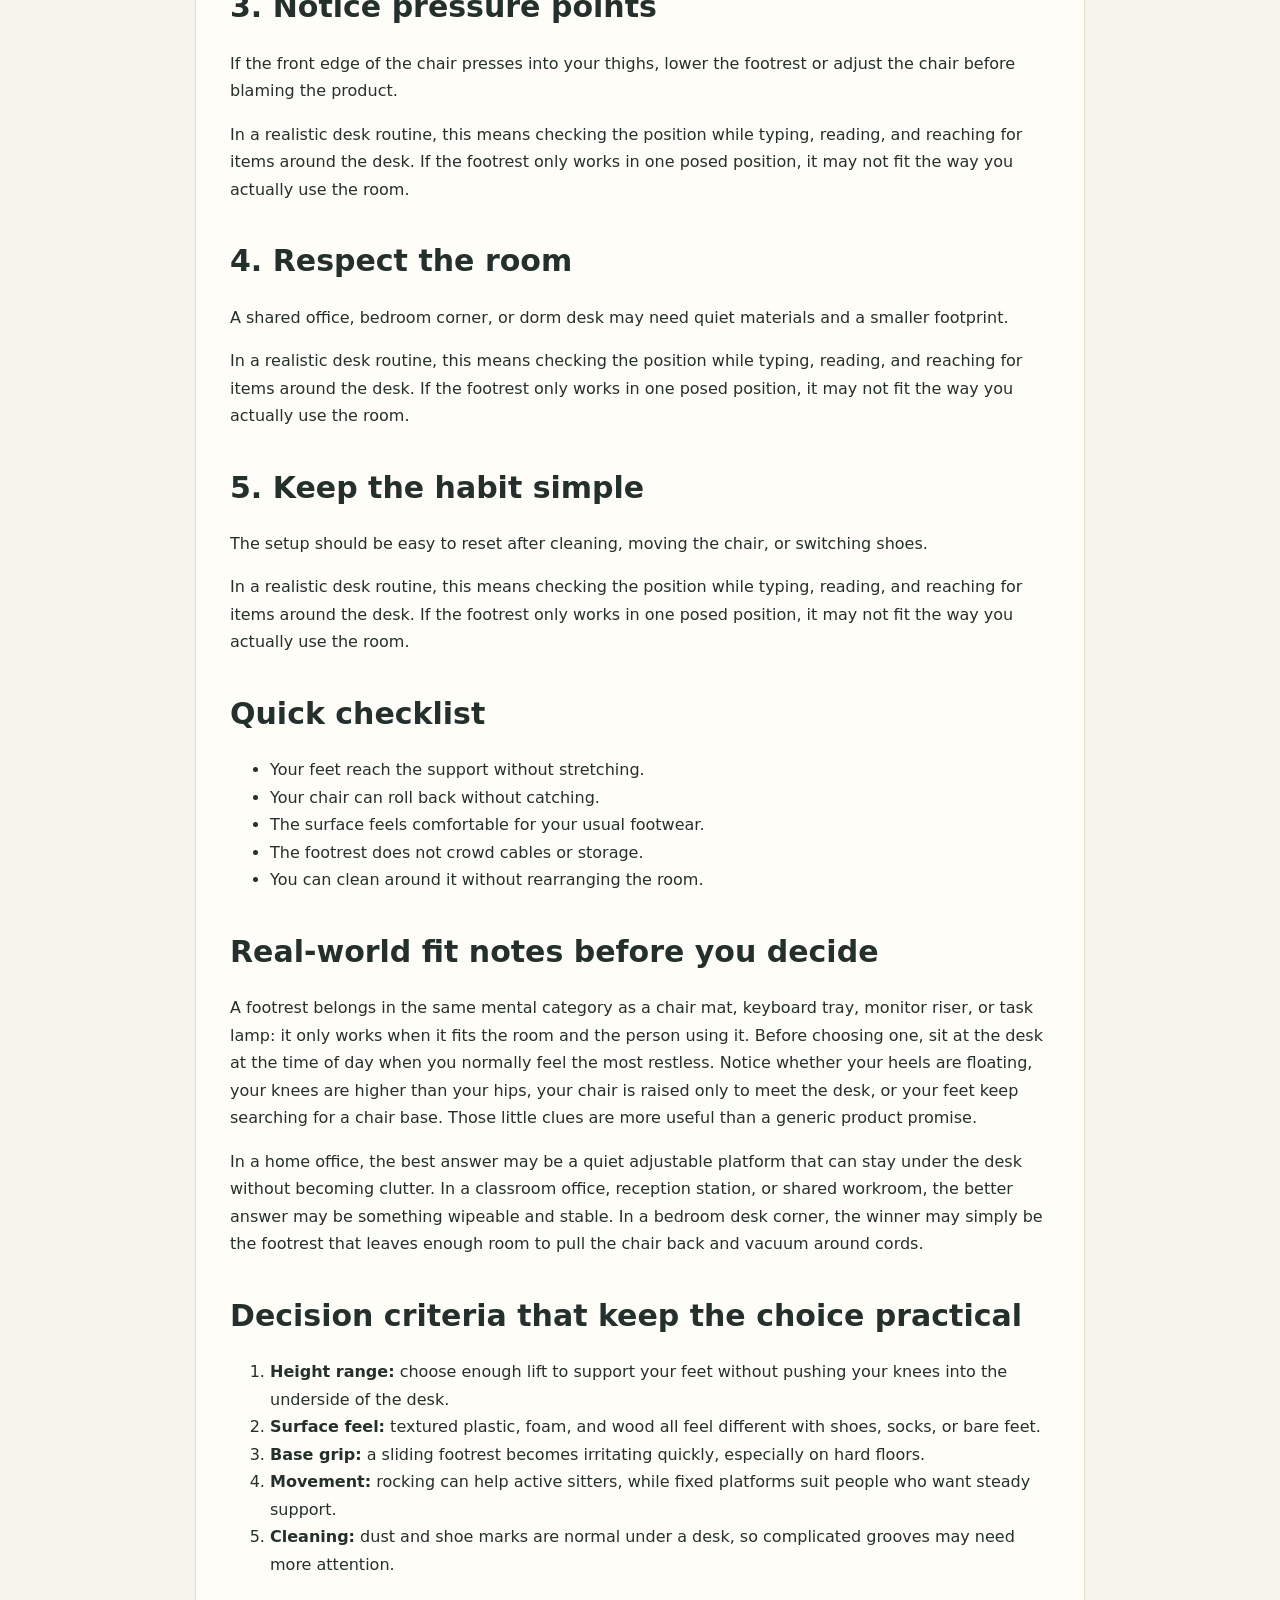
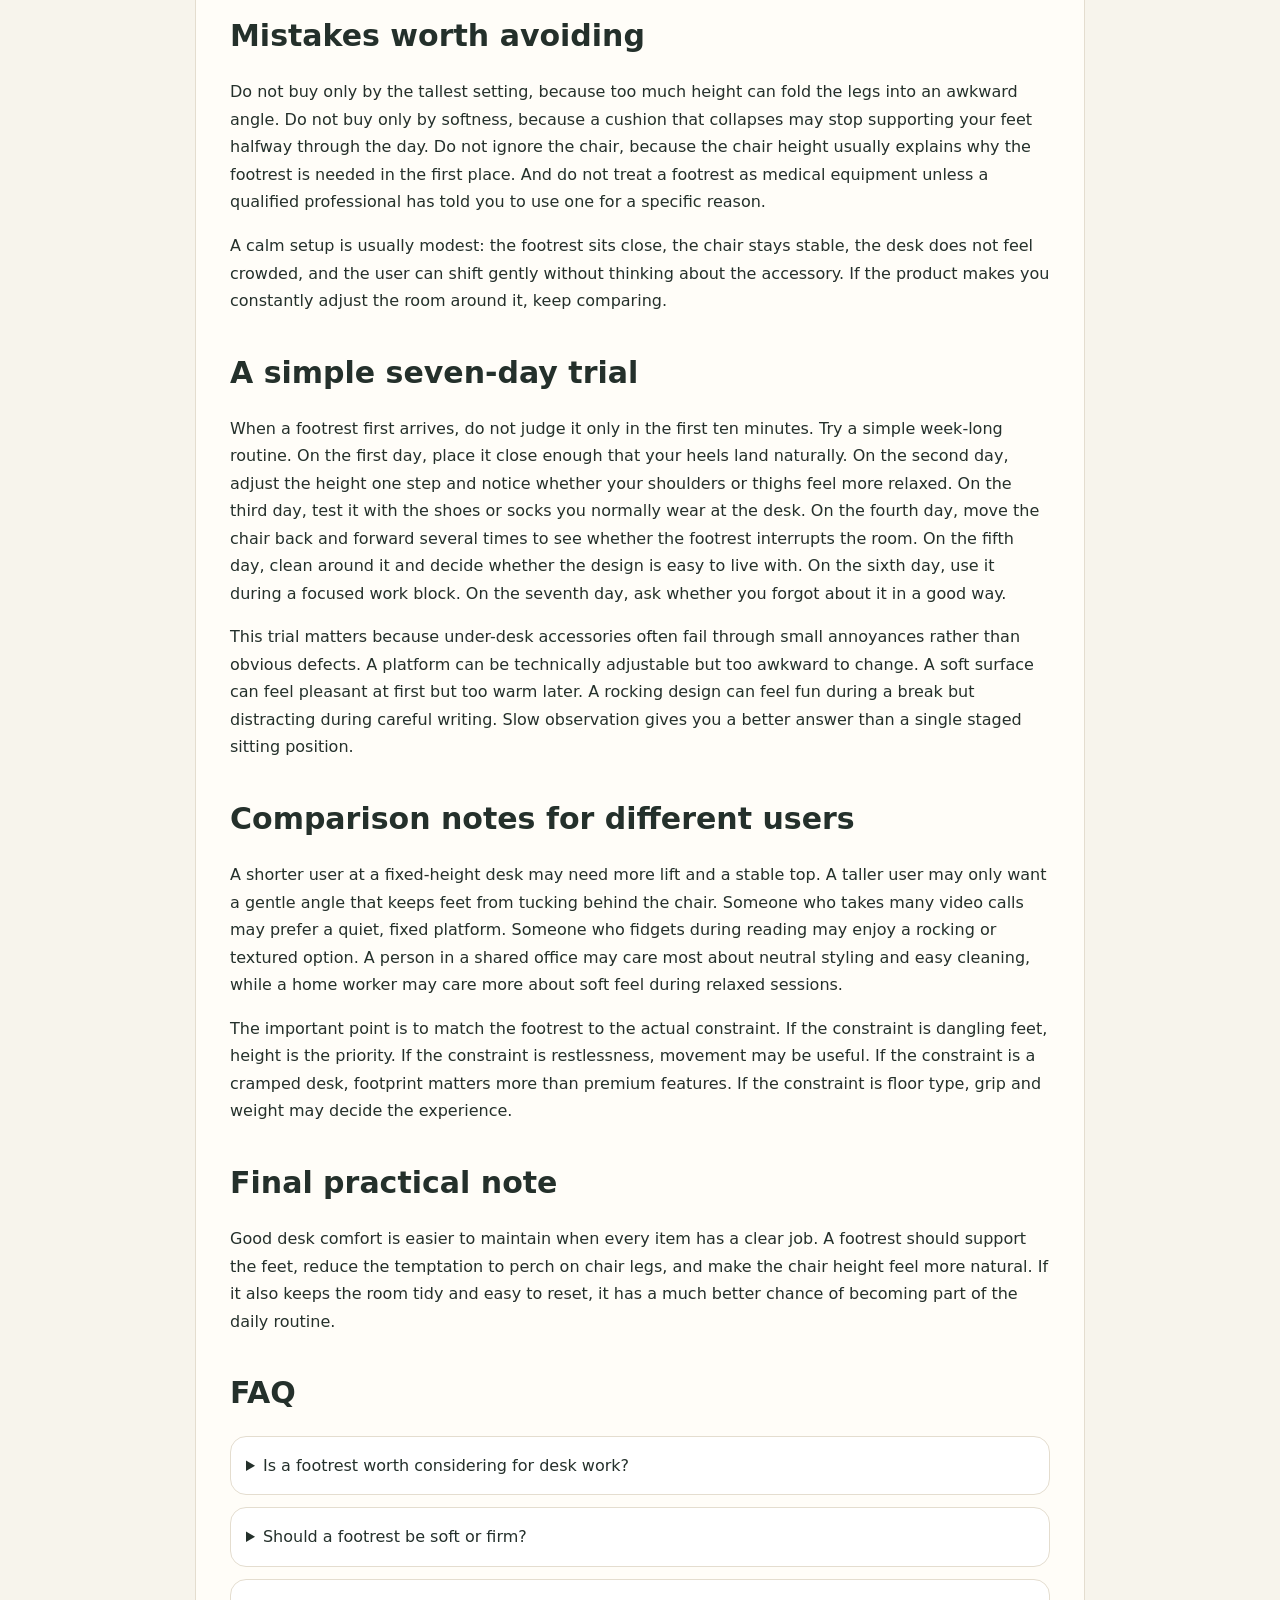
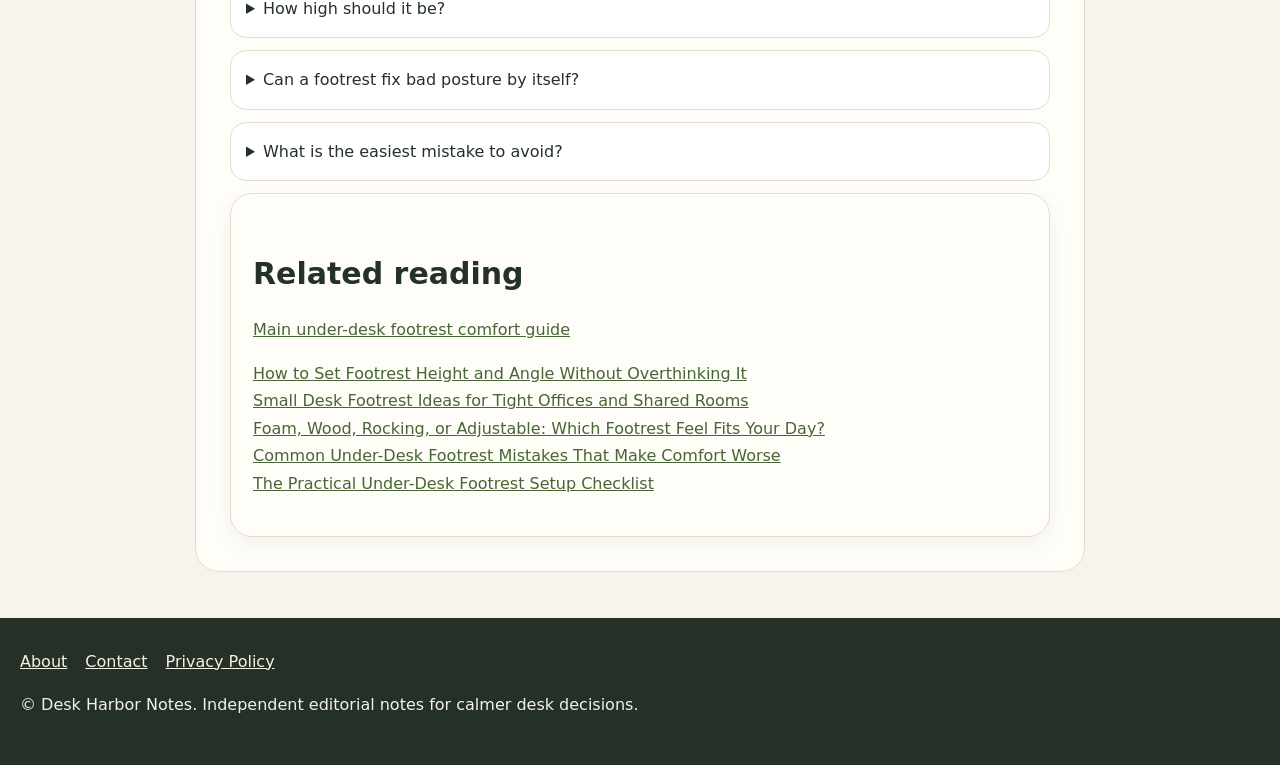
<file: posture-routine/index.html>
<!doctype html><html lang="en"><head><meta charset="utf-8"><meta name="viewport" content="width=device-width,initial-scale=1"><title>A Calm Posture Routine for People Who Use an Under-Desk Footrest</title><meta name="description" content="A simple practical article from Desk Harbor Notes on under-desk footrest setup details."><link rel="canonical" href="https://armaragex.github.io/ls-footrest-guide/posture-routine/"><meta name="robots" content="index,follow,max-image-preview:large"><meta property="og:title" content="A Calm Posture Routine for People Who Use an Under-Desk Footrest"><meta property="og:description" content="A simple practical article from Desk Harbor Notes on under-desk footrest setup details."><meta property="og:image" content="https://armaragex.github.io/ls-footrest-guide/assets/t2-3.webp"><meta property="og:type" content="article"><meta name="twitter:card" content="summary_large_image"><meta name="twitter:image" content="https://armaragex.github.io/ls-footrest-guide/assets/t2-3.webp"><link rel="stylesheet" href="../assets/style.css"><script type="application/ld+json">{"@context": "https://schema.org", "@graph": [{"@type": "Organization", "name": "Desk Harbor Notes", "url": "https://armaragex.github.io/ls-footrest-guide/"}, {"@type": "WebPage", "url": "https://armaragex.github.io/ls-footrest-guide/posture-routine/", "name": "A Calm Posture Routine for People Who Use an Under-Desk Footrest", "isPartOf": {"@type": "WebSite", "name": "Desk Harbor Notes", "url": "https://armaragex.github.io/ls-footrest-guide/"}}, {"@type": "Article", "headline": "A Calm Posture Routine for People Who Use an Under-Desk Footrest", "dateModified": "2026-05-23", "author": {"@type": "Organization", "name": "Desk Harbor Notes"}, "publisher": {"@type": "Organization", "name": "Desk Harbor Notes"}, "image": "https://armaragex.github.io/ls-footrest-guide/assets/t2-3.webp"}, {"@type": "FAQPage", "mainEntity": [{"@type": "Question", "name": "Can I use this advice with any footrest?", "acceptedAnswer": {"@type": "Answer", "text": "Yes, the checks are general and should be adapted to the model instructions."}}, {"@type": "Question", "name": "What should I test first?", "acceptedAnswer": {"@type": "Answer", "text": "Begin with height and distance from the chair before worrying about material."}}, {"@type": "Question", "name": "How long should a setup trial take?", "acceptedAnswer": {"@type": "Answer", "text": "A few normal work sessions usually reveal whether the position is helping or annoying."}}, {"@type": "Question", "name": "Should the footrest move?", "acceptedAnswer": {"@type": "Answer", "text": "Only if movement helps you focus and does not make the platform unstable."}}, {"@type": "Question", "name": "What if my desk is very small?", "acceptedAnswer": {"@type": "Answer", "text": "Prioritize a low-profile shape and leave enough room for chair movement."}}]}]}</script></head><body><header><div class="bar"><a class="logo" href="../">Desk Harbor Notes</a><nav class="nav"><a href="../height-angle/">Height Notes</a><a href="../small-space/">Fit Notes</a><a href="../posture-routine/">Routine</a><a href="../material-feel/">Materials</a><a href="../mistakes/">Mistakes</a><a href="../setup-checklist/">Checklist</a></nav></div></header><main class="article"><p class="kicker">Posture routine</p><h1>A Calm Posture Routine for People Who Use an Under-Desk Footrest</h1><p class="dek">A regular, practical desk article for people trying to make foot support feel natural instead of fussy.</p><p>Last updated May 23</p><img class="article-hero" src="../assets/t2-3.webp" alt="Realistic desk scene for posture routine"><p>Footrests are small, but the decision around them is surprisingly personal. Two people can sit at the same desk and need different support because of height, chair settings, shoes, floor surface, and how often they shift during the day. This guide focuses on the everyday checks that make the topic less confusing.</p><h2>1. Start with the chair</h2><p>Raise or lower the chair so your forearms can work comfortably, then use the footrest to support the remaining gap.</p><p>In a realistic desk routine, this means checking the position while typing, reading, and reaching for items around the desk. If the footrest only works in one posed position, it may not fit the way you actually use the room.</p><h2>2. Check the distance</h2><p>The platform should sit close enough that you do not slide forward or point your toes to reach it.</p><p>In a realistic desk routine, this means checking the position while typing, reading, and reaching for items around the desk. If the footrest only works in one posed position, it may not fit the way you actually use the room.</p><h2>3. Notice pressure points</h2><p>If the front edge of the chair presses into your thighs, lower the footrest or adjust the chair before blaming the product.</p><p>In a realistic desk routine, this means checking the position while typing, reading, and reaching for items around the desk. If the footrest only works in one posed position, it may not fit the way you actually use the room.</p><h2>4. Respect the room</h2><p>A shared office, bedroom corner, or dorm desk may need quiet materials and a smaller footprint.</p><p>In a realistic desk routine, this means checking the position while typing, reading, and reaching for items around the desk. If the footrest only works in one posed position, it may not fit the way you actually use the room.</p><h2>5. Keep the habit simple</h2><p>The setup should be easy to reset after cleaning, moving the chair, or switching shoes.</p><p>In a realistic desk routine, this means checking the position while typing, reading, and reaching for items around the desk. If the footrest only works in one posed position, it may not fit the way you actually use the room.</p><h2>Quick checklist</h2><ul><li>Your feet reach the support without stretching.</li><li>Your chair can roll back without catching.</li><li>The surface feels comfortable for your usual footwear.</li><li>The footrest does not crowd cables or storage.</li><li>You can clean around it without rearranging the room.</li></ul><section><h2>Real-world fit notes before you decide</h2><p>A footrest belongs in the same mental category as a chair mat, keyboard tray, monitor riser, or task lamp: it only works when it fits the room and the person using it. Before choosing one, sit at the desk at the time of day when you normally feel the most restless. Notice whether your heels are floating, your knees are higher than your hips, your chair is raised only to meet the desk, or your feet keep searching for a chair base. Those little clues are more useful than a generic product promise.</p><p>In a home office, the best answer may be a quiet adjustable platform that can stay under the desk without becoming clutter. In a classroom office, reception station, or shared workroom, the better answer may be something wipeable and stable. In a bedroom desk corner, the winner may simply be the footrest that leaves enough room to pull the chair back and vacuum around cords.</p></section><section><h2>Decision criteria that keep the choice practical</h2><ol><li><strong>Height range:</strong> choose enough lift to support your feet without pushing your knees into the underside of the desk.</li><li><strong>Surface feel:</strong> textured plastic, foam, and wood all feel different with shoes, socks, or bare feet.</li><li><strong>Base grip:</strong> a sliding footrest becomes irritating quickly, especially on hard floors.</li><li><strong>Movement:</strong> rocking can help active sitters, while fixed platforms suit people who want steady support.</li><li><strong>Cleaning:</strong> dust and shoe marks are normal under a desk, so complicated grooves may need more attention.</li></ol></section><section><h2>Mistakes worth avoiding</h2><p>Do not buy only by the tallest setting, because too much height can fold the legs into an awkward angle. Do not buy only by softness, because a cushion that collapses may stop supporting your feet halfway through the day. Do not ignore the chair, because the chair height usually explains why the footrest is needed in the first place. And do not treat a footrest as medical equipment unless a qualified professional has told you to use one for a specific reason.</p><p>A calm setup is usually modest: the footrest sits close, the chair stays stable, the desk does not feel crowded, and the user can shift gently without thinking about the accessory. If the product makes you constantly adjust the room around it, keep comparing.</p></section><section><h2>A simple seven-day trial</h2><p>When a footrest first arrives, do not judge it only in the first ten minutes. Try a simple week-long routine. On the first day, place it close enough that your heels land naturally. On the second day, adjust the height one step and notice whether your shoulders or thighs feel more relaxed. On the third day, test it with the shoes or socks you normally wear at the desk. On the fourth day, move the chair back and forward several times to see whether the footrest interrupts the room. On the fifth day, clean around it and decide whether the design is easy to live with. On the sixth day, use it during a focused work block. On the seventh day, ask whether you forgot about it in a good way.</p><p>This trial matters because under-desk accessories often fail through small annoyances rather than obvious defects. A platform can be technically adjustable but too awkward to change. A soft surface can feel pleasant at first but too warm later. A rocking design can feel fun during a break but distracting during careful writing. Slow observation gives you a better answer than a single staged sitting position.</p></section><section><h2>Comparison notes for different users</h2><p>A shorter user at a fixed-height desk may need more lift and a stable top. A taller user may only want a gentle angle that keeps feet from tucking behind the chair. Someone who takes many video calls may prefer a quiet, fixed platform. Someone who fidgets during reading may enjoy a rocking or textured option. A person in a shared office may care most about neutral styling and easy cleaning, while a home worker may care more about soft feel during relaxed sessions.</p><p>The important point is to match the footrest to the actual constraint. If the constraint is dangling feet, height is the priority. If the constraint is restlessness, movement may be useful. If the constraint is a cramped desk, footprint matters more than premium features. If the constraint is floor type, grip and weight may decide the experience.</p></section><section><h2>Final practical note</h2><p>Good desk comfort is easier to maintain when every item has a clear job. A footrest should support the feet, reduce the temptation to perch on chair legs, and make the chair height feel more natural. If it also keeps the room tidy and easy to reset, it has a much better chance of becoming part of the daily routine.</p></section><section class="faq"><h2>FAQ</h2><details><summary>Is a footrest worth considering for desk work?</summary><p>It can be useful when your feet do not rest flat or when your chair and desk height do not match cleanly.</p></details><details><summary>Should a footrest be soft or firm?</summary><p>Choose by task: firm support feels stable for typing, while softer foam can be pleasant for short relaxed sessions.</p></details><details><summary>How high should it be?</summary><p>Start low, then raise it only until your thighs feel supported and your shoulders can stay relaxed.</p></details><details><summary>Can a footrest fix bad posture by itself?</summary><p>No. It is one part of the setup; chair height, monitor position, breaks, and habits still matter.</p></details><details><summary>What is the easiest mistake to avoid?</summary><p>Do not place the footrest so far away that you have to reach with your toes or slide forward in the chair.</p></details></section><section class="card"><h2>Related reading</h2><p><a href="../">Main under-desk footrest comfort guide</a></p><p><a href="../height-angle/">How to Set Footrest Height and Angle Without Overthinking It</a><br><a href="../small-space/">Small Desk Footrest Ideas for Tight Offices and Shared Rooms</a><br><a href="../material-feel/">Foam, Wood, Rocking, or Adjustable: Which Footrest Feel Fits Your Day?</a><br><a href="../mistakes/">Common Under-Desk Footrest Mistakes That Make Comfort Worse</a><br><a href="../setup-checklist/">The Practical Under-Desk Footrest Setup Checklist</a><br></p></section></main><footer><div><a href="../about.html">About</a><a href="../contact.html">Contact</a><a href="../privacy-policy.html">Privacy Policy</a></div><p>© Desk Harbor Notes. Independent editorial notes for calmer desk decisions.</p></footer></body></html>
</file>
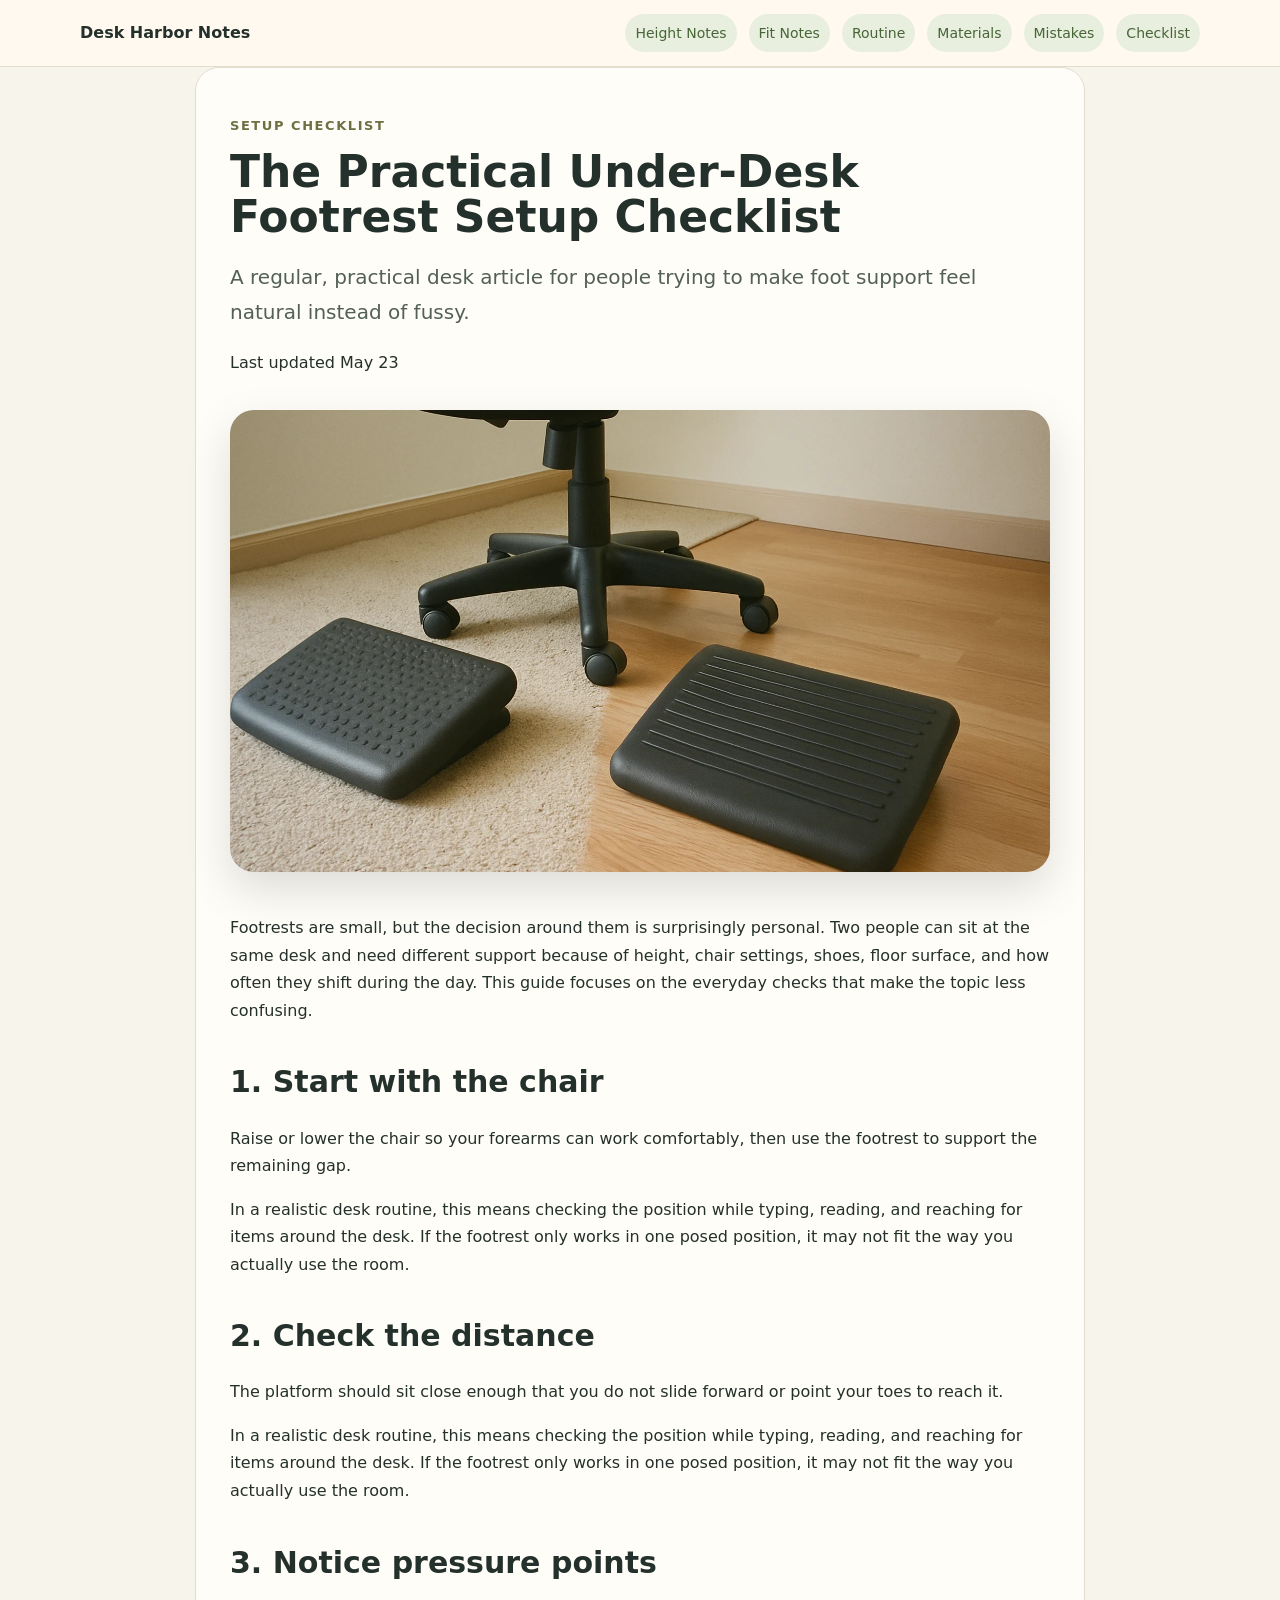
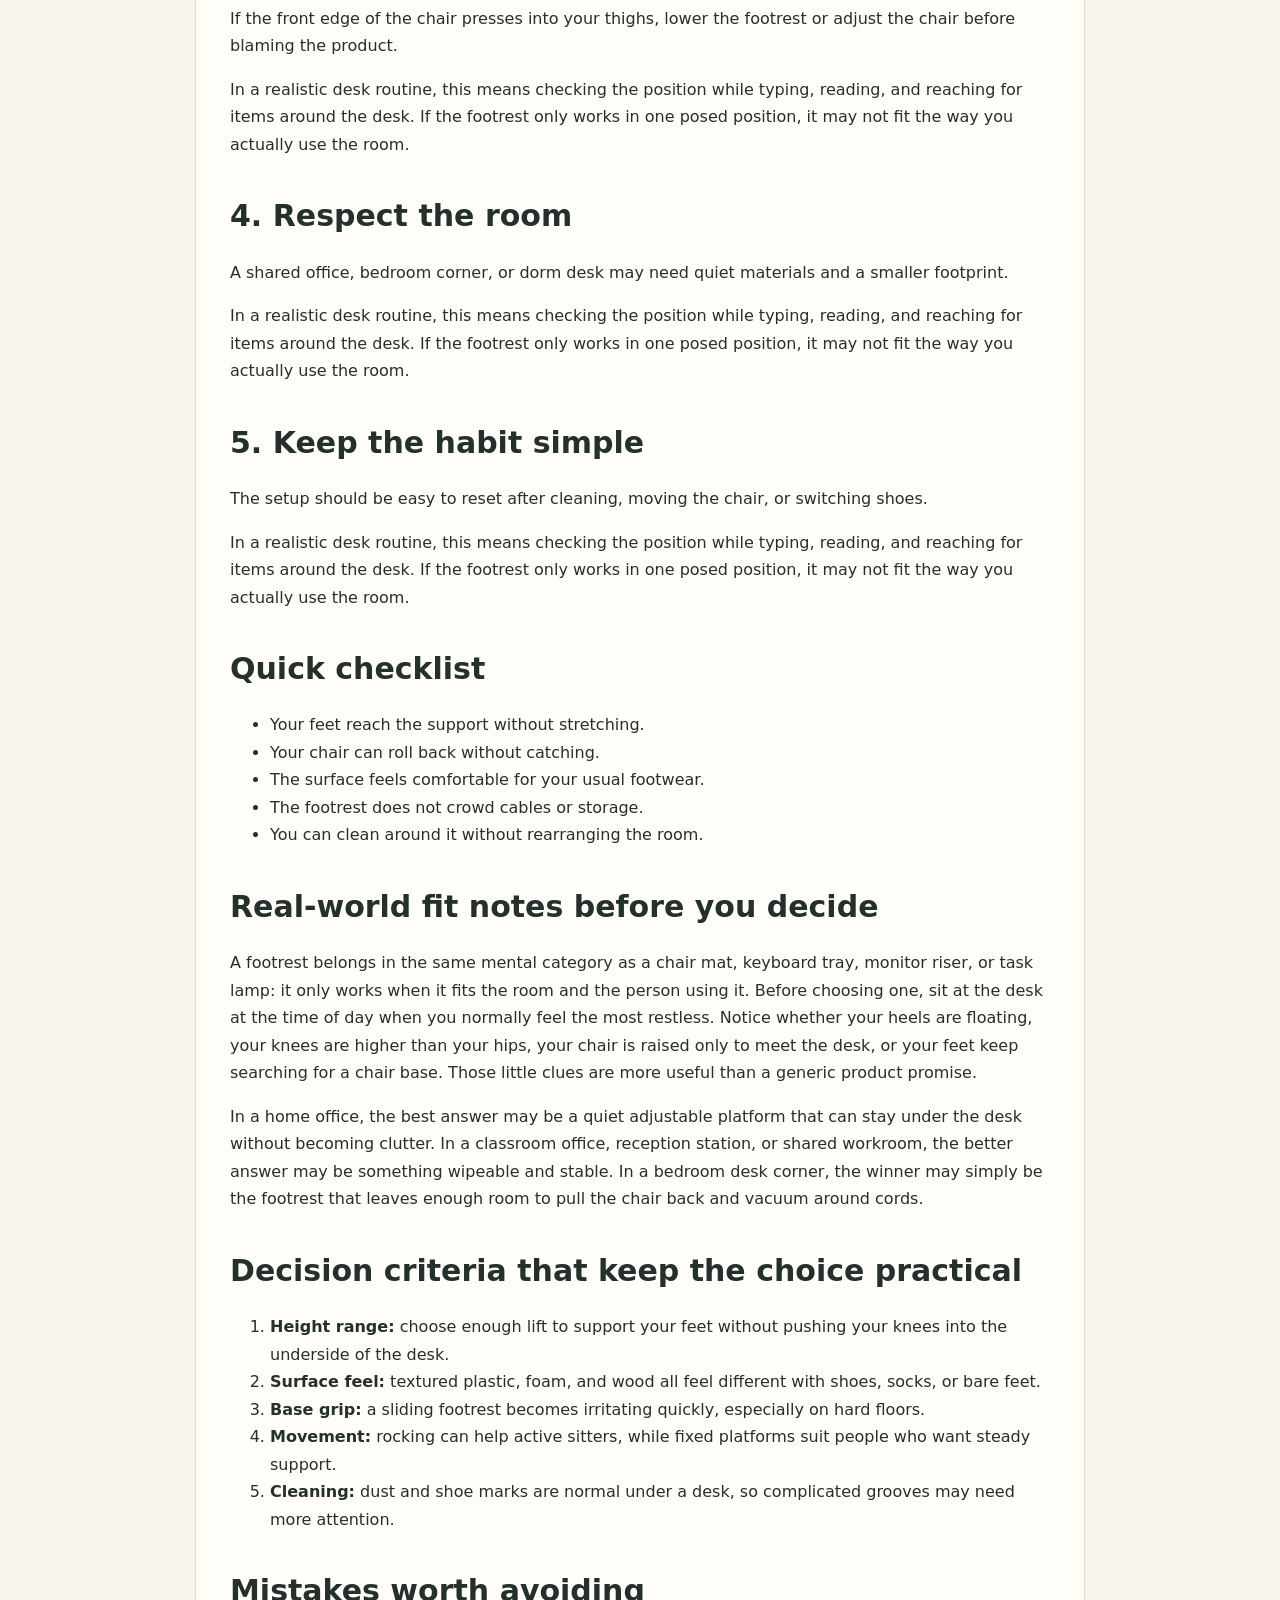
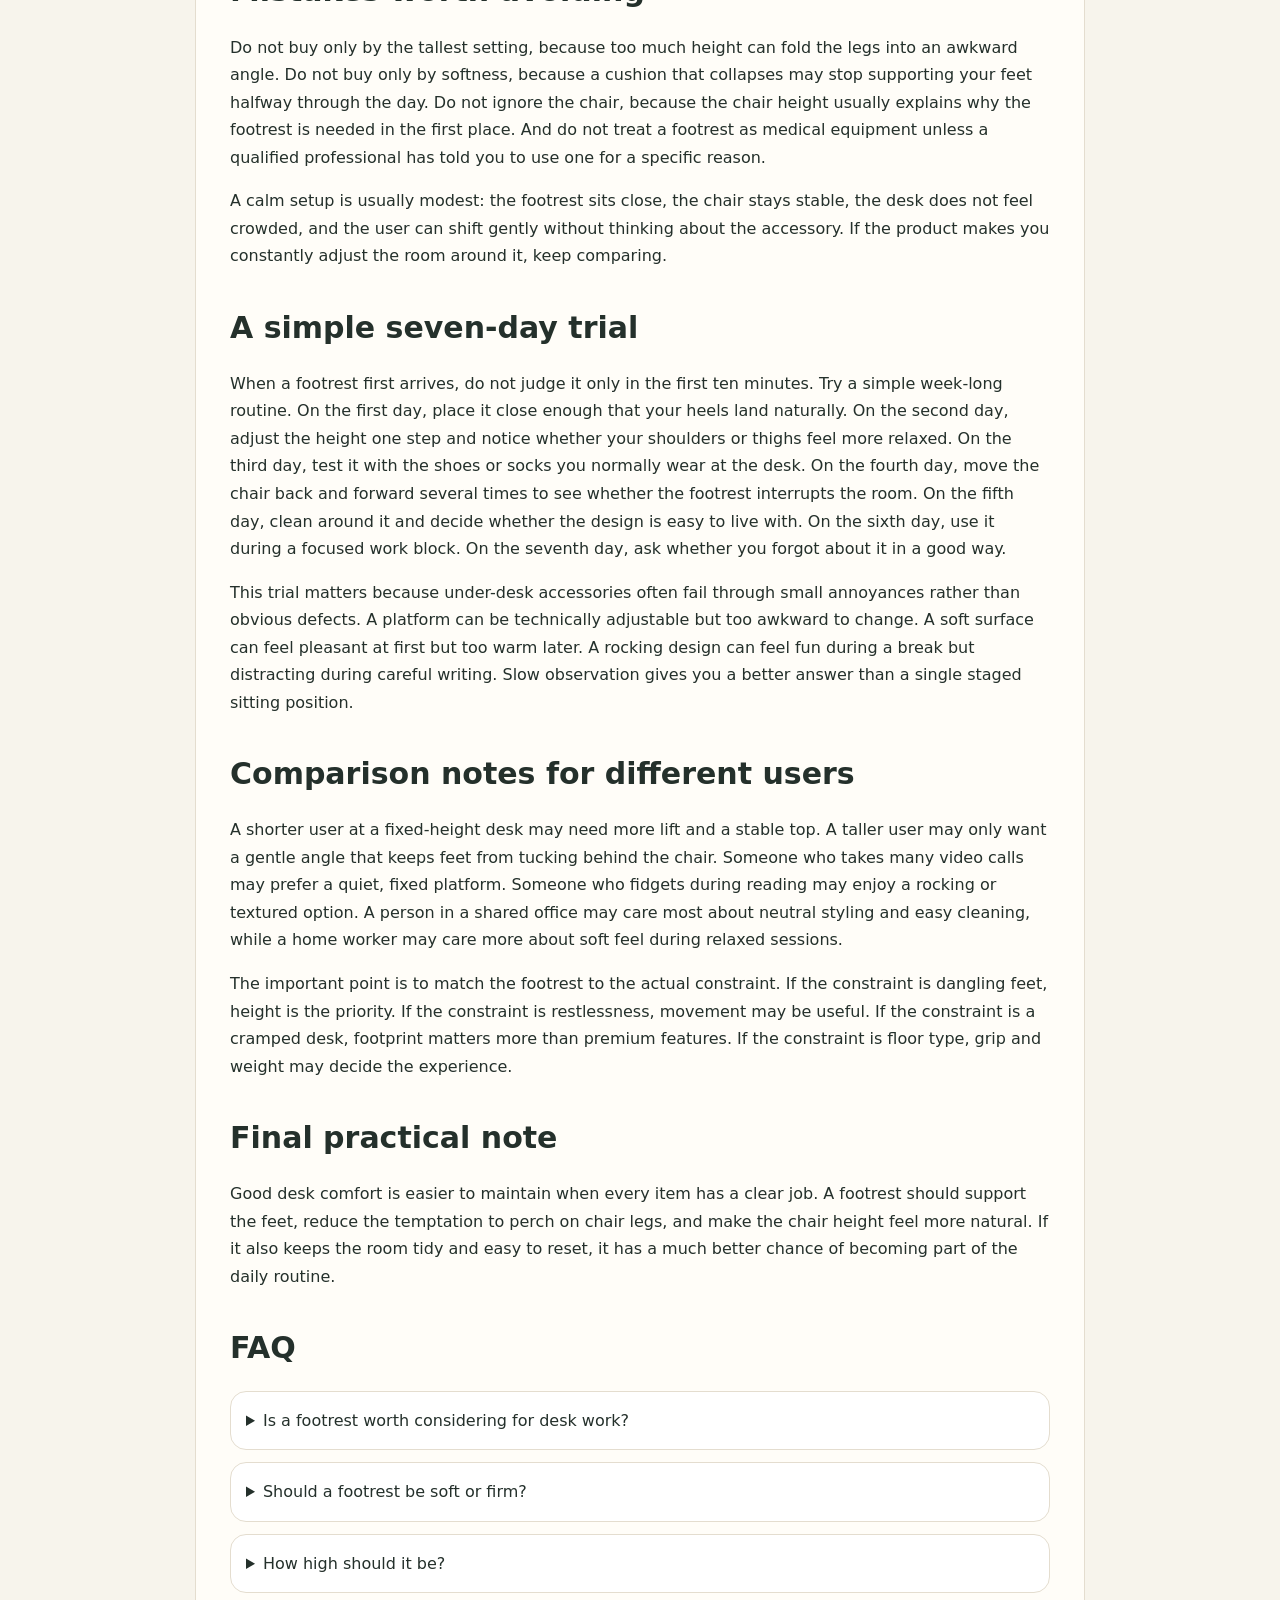
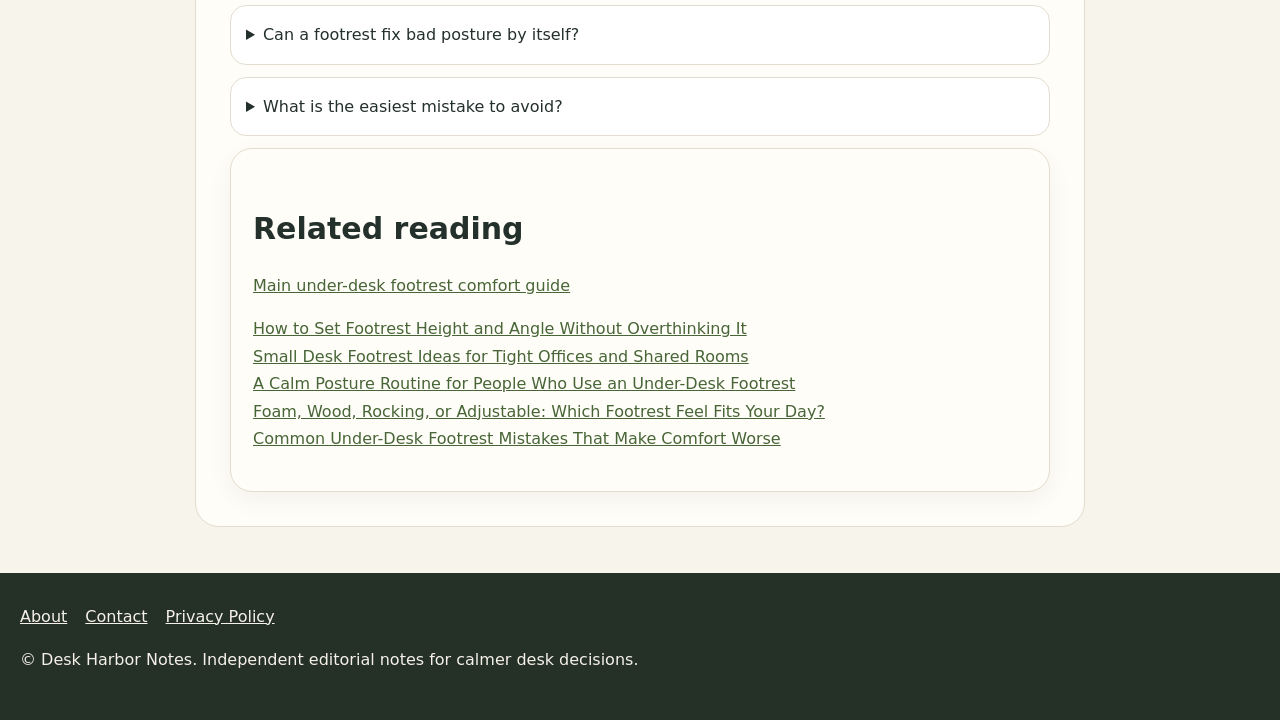
<file: setup-checklist/index.html>
<!doctype html><html lang="en"><head><meta charset="utf-8"><meta name="viewport" content="width=device-width,initial-scale=1"><title>The Practical Under-Desk Footrest Setup Checklist</title><meta name="description" content="A simple practical article from Desk Harbor Notes on under-desk footrest setup details."><link rel="canonical" href="https://armaragex.github.io/ls-footrest-guide/setup-checklist/"><meta name="robots" content="index,follow,max-image-preview:large"><meta property="og:title" content="The Practical Under-Desk Footrest Setup Checklist"><meta property="og:description" content="A simple practical article from Desk Harbor Notes on under-desk footrest setup details."><meta property="og:image" content="https://armaragex.github.io/ls-footrest-guide/assets/t2-6.webp"><meta property="og:type" content="article"><meta name="twitter:card" content="summary_large_image"><meta name="twitter:image" content="https://armaragex.github.io/ls-footrest-guide/assets/t2-6.webp"><link rel="stylesheet" href="../assets/style.css"><script type="application/ld+json">{"@context": "https://schema.org", "@graph": [{"@type": "Organization", "name": "Desk Harbor Notes", "url": "https://armaragex.github.io/ls-footrest-guide/"}, {"@type": "WebPage", "url": "https://armaragex.github.io/ls-footrest-guide/setup-checklist/", "name": "The Practical Under-Desk Footrest Setup Checklist", "isPartOf": {"@type": "WebSite", "name": "Desk Harbor Notes", "url": "https://armaragex.github.io/ls-footrest-guide/"}}, {"@type": "Article", "headline": "The Practical Under-Desk Footrest Setup Checklist", "dateModified": "2026-05-23", "author": {"@type": "Organization", "name": "Desk Harbor Notes"}, "publisher": {"@type": "Organization", "name": "Desk Harbor Notes"}, "image": "https://armaragex.github.io/ls-footrest-guide/assets/t2-6.webp"}, {"@type": "FAQPage", "mainEntity": [{"@type": "Question", "name": "Can I use this advice with any footrest?", "acceptedAnswer": {"@type": "Answer", "text": "Yes, the checks are general and should be adapted to the model instructions."}}, {"@type": "Question", "name": "What should I test first?", "acceptedAnswer": {"@type": "Answer", "text": "Begin with height and distance from the chair before worrying about material."}}, {"@type": "Question", "name": "How long should a setup trial take?", "acceptedAnswer": {"@type": "Answer", "text": "A few normal work sessions usually reveal whether the position is helping or annoying."}}, {"@type": "Question", "name": "Should the footrest move?", "acceptedAnswer": {"@type": "Answer", "text": "Only if movement helps you focus and does not make the platform unstable."}}, {"@type": "Question", "name": "What if my desk is very small?", "acceptedAnswer": {"@type": "Answer", "text": "Prioritize a low-profile shape and leave enough room for chair movement."}}]}]}</script></head><body><header><div class="bar"><a class="logo" href="../">Desk Harbor Notes</a><nav class="nav"><a href="../height-angle/">Height Notes</a><a href="../small-space/">Fit Notes</a><a href="../posture-routine/">Routine</a><a href="../material-feel/">Materials</a><a href="../mistakes/">Mistakes</a><a href="../setup-checklist/">Checklist</a></nav></div></header><main class="article"><p class="kicker">Setup checklist</p><h1>The Practical Under-Desk Footrest Setup Checklist</h1><p class="dek">A regular, practical desk article for people trying to make foot support feel natural instead of fussy.</p><p>Last updated May 23</p><img class="article-hero" src="../assets/t2-6.webp" alt="Realistic desk scene for setup checklist"><p>Footrests are small, but the decision around them is surprisingly personal. Two people can sit at the same desk and need different support because of height, chair settings, shoes, floor surface, and how often they shift during the day. This guide focuses on the everyday checks that make the topic less confusing.</p><h2>1. Start with the chair</h2><p>Raise or lower the chair so your forearms can work comfortably, then use the footrest to support the remaining gap.</p><p>In a realistic desk routine, this means checking the position while typing, reading, and reaching for items around the desk. If the footrest only works in one posed position, it may not fit the way you actually use the room.</p><h2>2. Check the distance</h2><p>The platform should sit close enough that you do not slide forward or point your toes to reach it.</p><p>In a realistic desk routine, this means checking the position while typing, reading, and reaching for items around the desk. If the footrest only works in one posed position, it may not fit the way you actually use the room.</p><h2>3. Notice pressure points</h2><p>If the front edge of the chair presses into your thighs, lower the footrest or adjust the chair before blaming the product.</p><p>In a realistic desk routine, this means checking the position while typing, reading, and reaching for items around the desk. If the footrest only works in one posed position, it may not fit the way you actually use the room.</p><h2>4. Respect the room</h2><p>A shared office, bedroom corner, or dorm desk may need quiet materials and a smaller footprint.</p><p>In a realistic desk routine, this means checking the position while typing, reading, and reaching for items around the desk. If the footrest only works in one posed position, it may not fit the way you actually use the room.</p><h2>5. Keep the habit simple</h2><p>The setup should be easy to reset after cleaning, moving the chair, or switching shoes.</p><p>In a realistic desk routine, this means checking the position while typing, reading, and reaching for items around the desk. If the footrest only works in one posed position, it may not fit the way you actually use the room.</p><h2>Quick checklist</h2><ul><li>Your feet reach the support without stretching.</li><li>Your chair can roll back without catching.</li><li>The surface feels comfortable for your usual footwear.</li><li>The footrest does not crowd cables or storage.</li><li>You can clean around it without rearranging the room.</li></ul><section><h2>Real-world fit notes before you decide</h2><p>A footrest belongs in the same mental category as a chair mat, keyboard tray, monitor riser, or task lamp: it only works when it fits the room and the person using it. Before choosing one, sit at the desk at the time of day when you normally feel the most restless. Notice whether your heels are floating, your knees are higher than your hips, your chair is raised only to meet the desk, or your feet keep searching for a chair base. Those little clues are more useful than a generic product promise.</p><p>In a home office, the best answer may be a quiet adjustable platform that can stay under the desk without becoming clutter. In a classroom office, reception station, or shared workroom, the better answer may be something wipeable and stable. In a bedroom desk corner, the winner may simply be the footrest that leaves enough room to pull the chair back and vacuum around cords.</p></section><section><h2>Decision criteria that keep the choice practical</h2><ol><li><strong>Height range:</strong> choose enough lift to support your feet without pushing your knees into the underside of the desk.</li><li><strong>Surface feel:</strong> textured plastic, foam, and wood all feel different with shoes, socks, or bare feet.</li><li><strong>Base grip:</strong> a sliding footrest becomes irritating quickly, especially on hard floors.</li><li><strong>Movement:</strong> rocking can help active sitters, while fixed platforms suit people who want steady support.</li><li><strong>Cleaning:</strong> dust and shoe marks are normal under a desk, so complicated grooves may need more attention.</li></ol></section><section><h2>Mistakes worth avoiding</h2><p>Do not buy only by the tallest setting, because too much height can fold the legs into an awkward angle. Do not buy only by softness, because a cushion that collapses may stop supporting your feet halfway through the day. Do not ignore the chair, because the chair height usually explains why the footrest is needed in the first place. And do not treat a footrest as medical equipment unless a qualified professional has told you to use one for a specific reason.</p><p>A calm setup is usually modest: the footrest sits close, the chair stays stable, the desk does not feel crowded, and the user can shift gently without thinking about the accessory. If the product makes you constantly adjust the room around it, keep comparing.</p></section><section><h2>A simple seven-day trial</h2><p>When a footrest first arrives, do not judge it only in the first ten minutes. Try a simple week-long routine. On the first day, place it close enough that your heels land naturally. On the second day, adjust the height one step and notice whether your shoulders or thighs feel more relaxed. On the third day, test it with the shoes or socks you normally wear at the desk. On the fourth day, move the chair back and forward several times to see whether the footrest interrupts the room. On the fifth day, clean around it and decide whether the design is easy to live with. On the sixth day, use it during a focused work block. On the seventh day, ask whether you forgot about it in a good way.</p><p>This trial matters because under-desk accessories often fail through small annoyances rather than obvious defects. A platform can be technically adjustable but too awkward to change. A soft surface can feel pleasant at first but too warm later. A rocking design can feel fun during a break but distracting during careful writing. Slow observation gives you a better answer than a single staged sitting position.</p></section><section><h2>Comparison notes for different users</h2><p>A shorter user at a fixed-height desk may need more lift and a stable top. A taller user may only want a gentle angle that keeps feet from tucking behind the chair. Someone who takes many video calls may prefer a quiet, fixed platform. Someone who fidgets during reading may enjoy a rocking or textured option. A person in a shared office may care most about neutral styling and easy cleaning, while a home worker may care more about soft feel during relaxed sessions.</p><p>The important point is to match the footrest to the actual constraint. If the constraint is dangling feet, height is the priority. If the constraint is restlessness, movement may be useful. If the constraint is a cramped desk, footprint matters more than premium features. If the constraint is floor type, grip and weight may decide the experience.</p></section><section><h2>Final practical note</h2><p>Good desk comfort is easier to maintain when every item has a clear job. A footrest should support the feet, reduce the temptation to perch on chair legs, and make the chair height feel more natural. If it also keeps the room tidy and easy to reset, it has a much better chance of becoming part of the daily routine.</p></section><section class="faq"><h2>FAQ</h2><details><summary>Is a footrest worth considering for desk work?</summary><p>It can be useful when your feet do not rest flat or when your chair and desk height do not match cleanly.</p></details><details><summary>Should a footrest be soft or firm?</summary><p>Choose by task: firm support feels stable for typing, while softer foam can be pleasant for short relaxed sessions.</p></details><details><summary>How high should it be?</summary><p>Start low, then raise it only until your thighs feel supported and your shoulders can stay relaxed.</p></details><details><summary>Can a footrest fix bad posture by itself?</summary><p>No. It is one part of the setup; chair height, monitor position, breaks, and habits still matter.</p></details><details><summary>What is the easiest mistake to avoid?</summary><p>Do not place the footrest so far away that you have to reach with your toes or slide forward in the chair.</p></details></section><section class="card"><h2>Related reading</h2><p><a href="../">Main under-desk footrest comfort guide</a></p><p><a href="../height-angle/">How to Set Footrest Height and Angle Without Overthinking It</a><br><a href="../small-space/">Small Desk Footrest Ideas for Tight Offices and Shared Rooms</a><br><a href="../posture-routine/">A Calm Posture Routine for People Who Use an Under-Desk Footrest</a><br><a href="../material-feel/">Foam, Wood, Rocking, or Adjustable: Which Footrest Feel Fits Your Day?</a><br><a href="../mistakes/">Common Under-Desk Footrest Mistakes That Make Comfort Worse</a><br></p></section></main><footer><div><a href="../about.html">About</a><a href="../contact.html">Contact</a><a href="../privacy-policy.html">Privacy Policy</a></div><p>© Desk Harbor Notes. Independent editorial notes for calmer desk decisions.</p></footer></body></html>
</file>
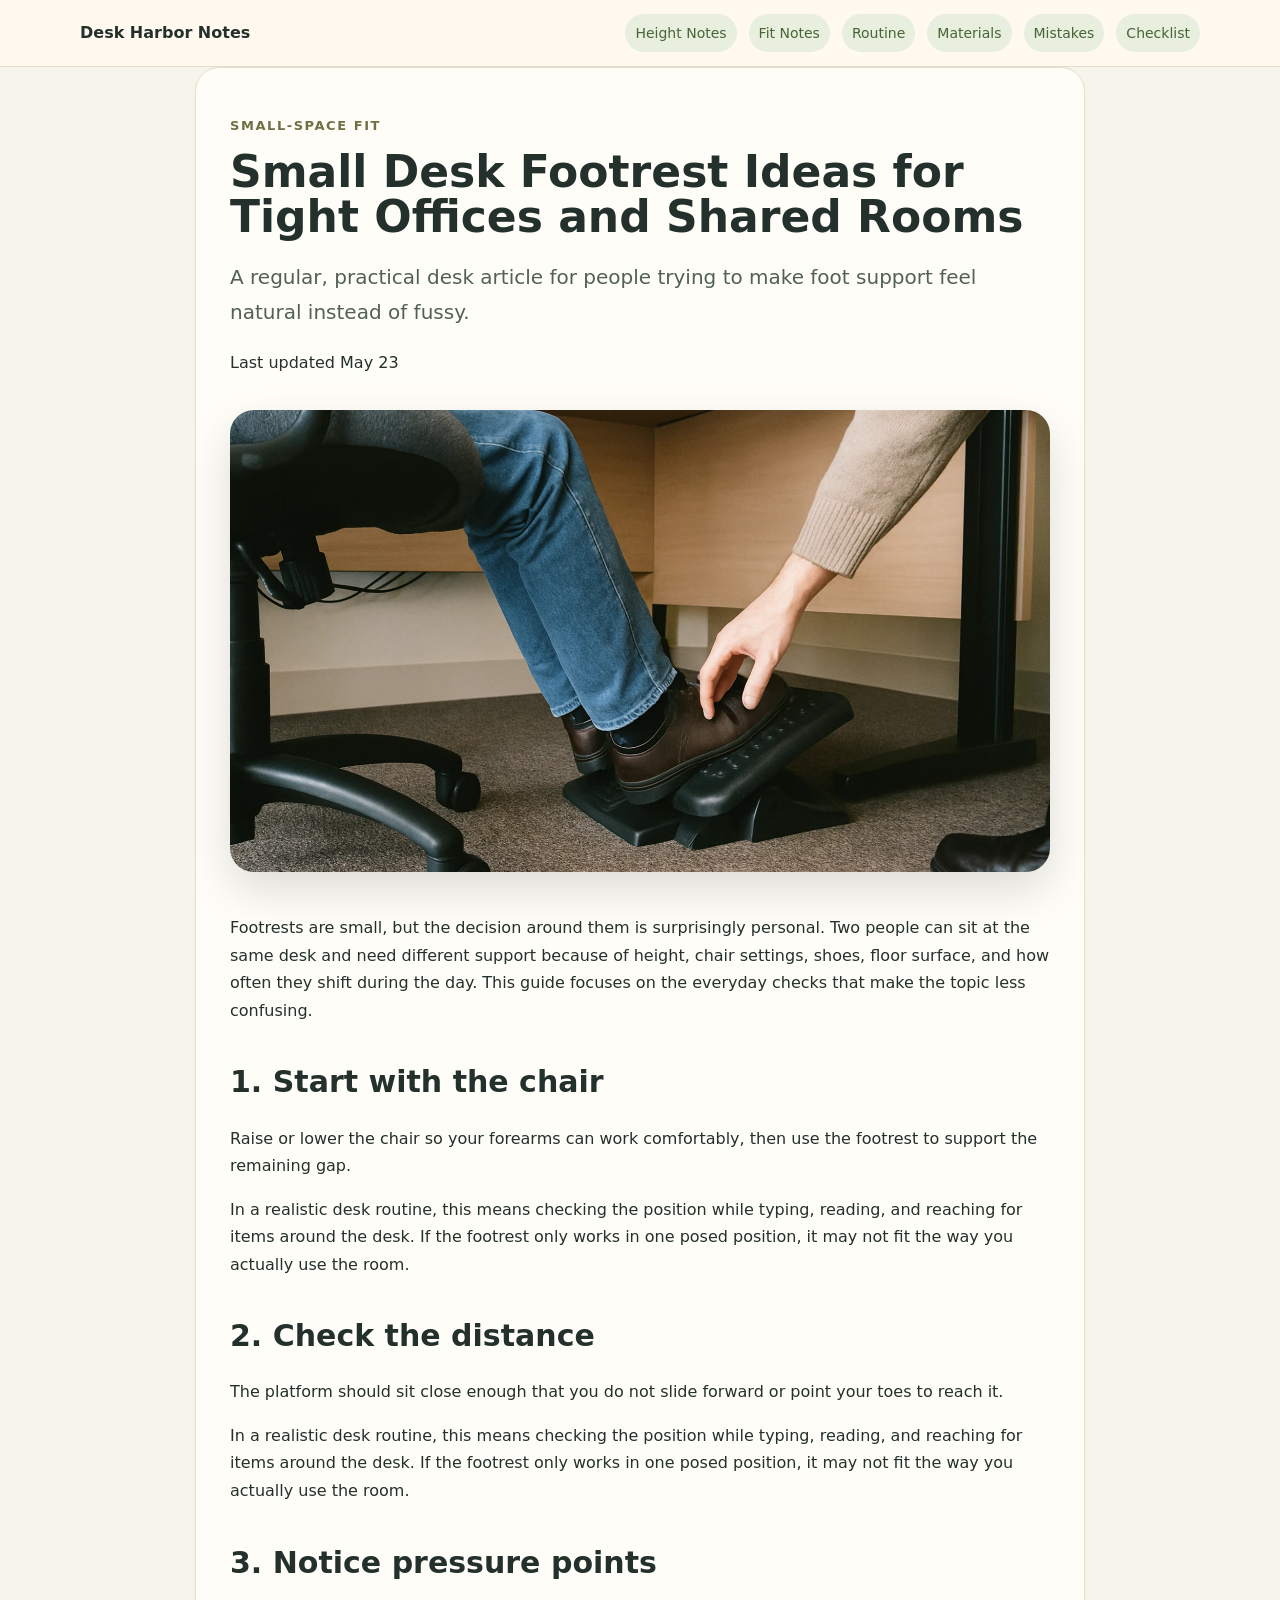
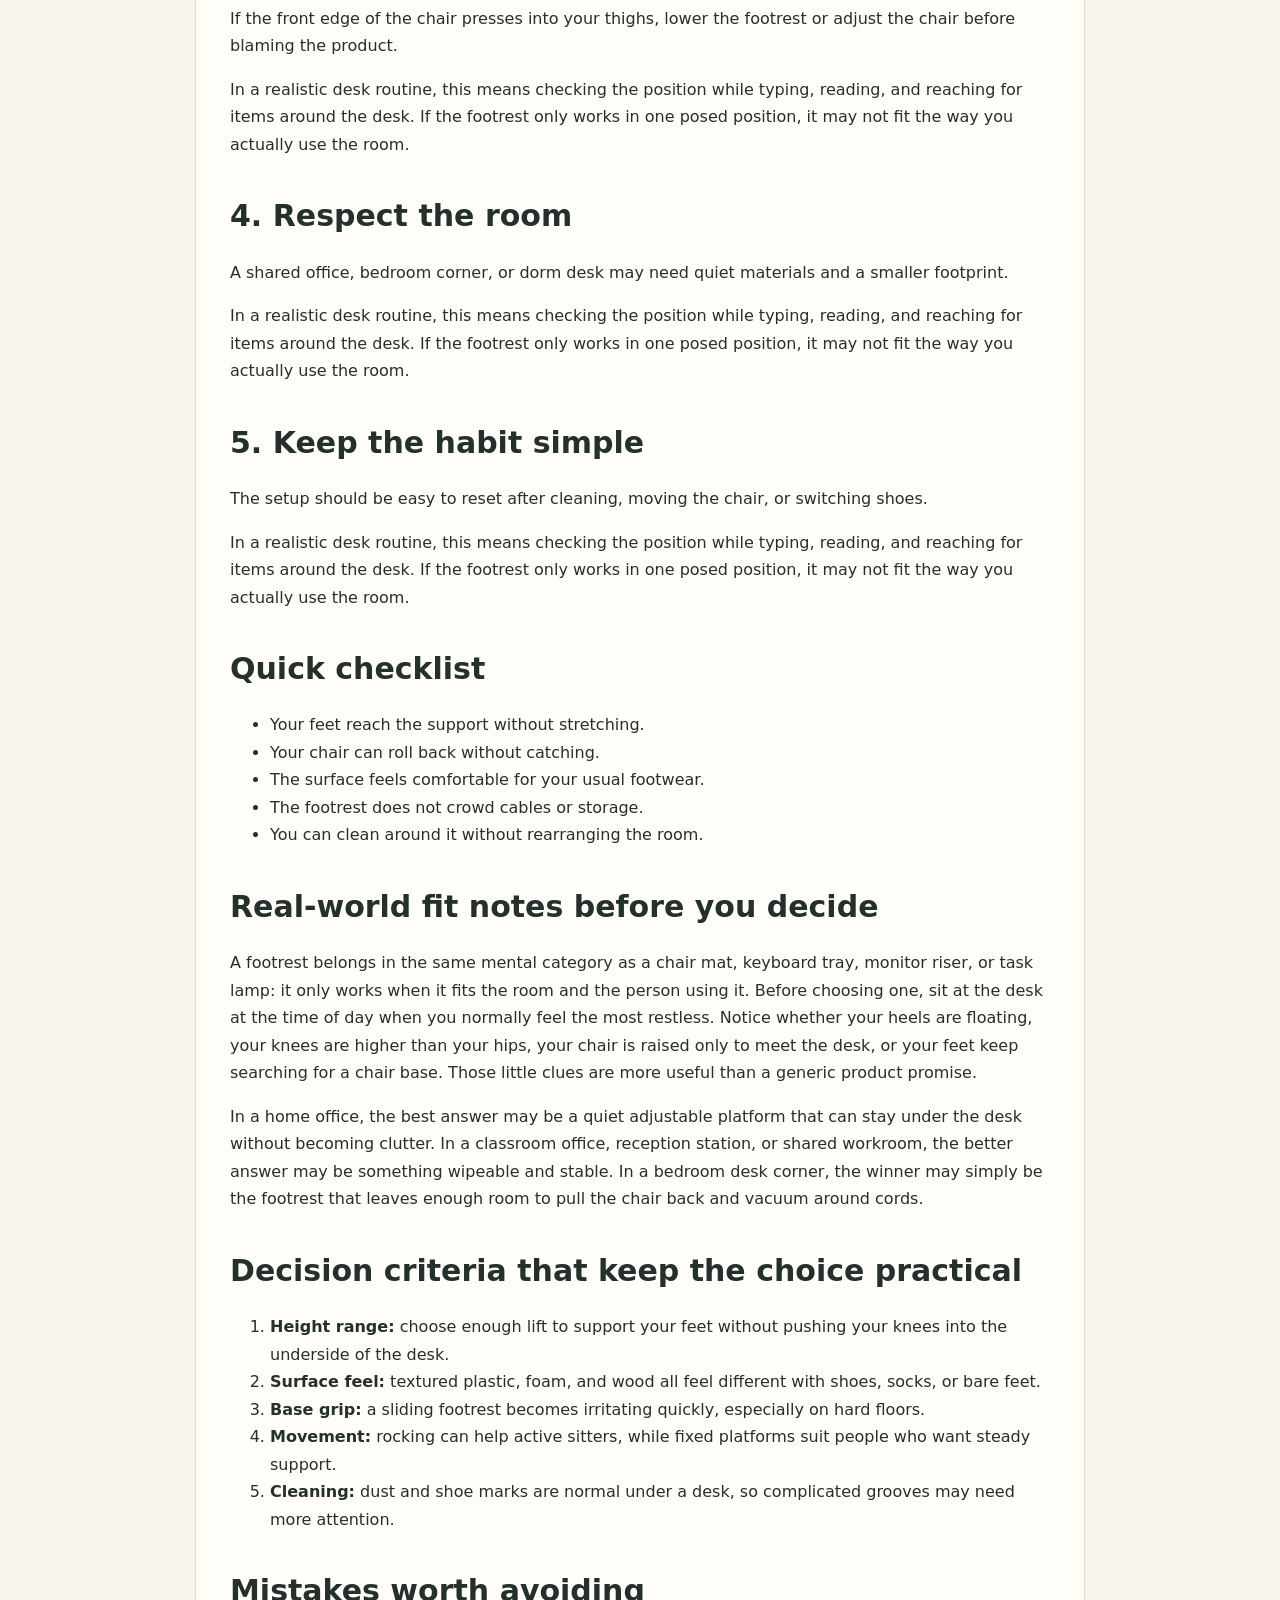
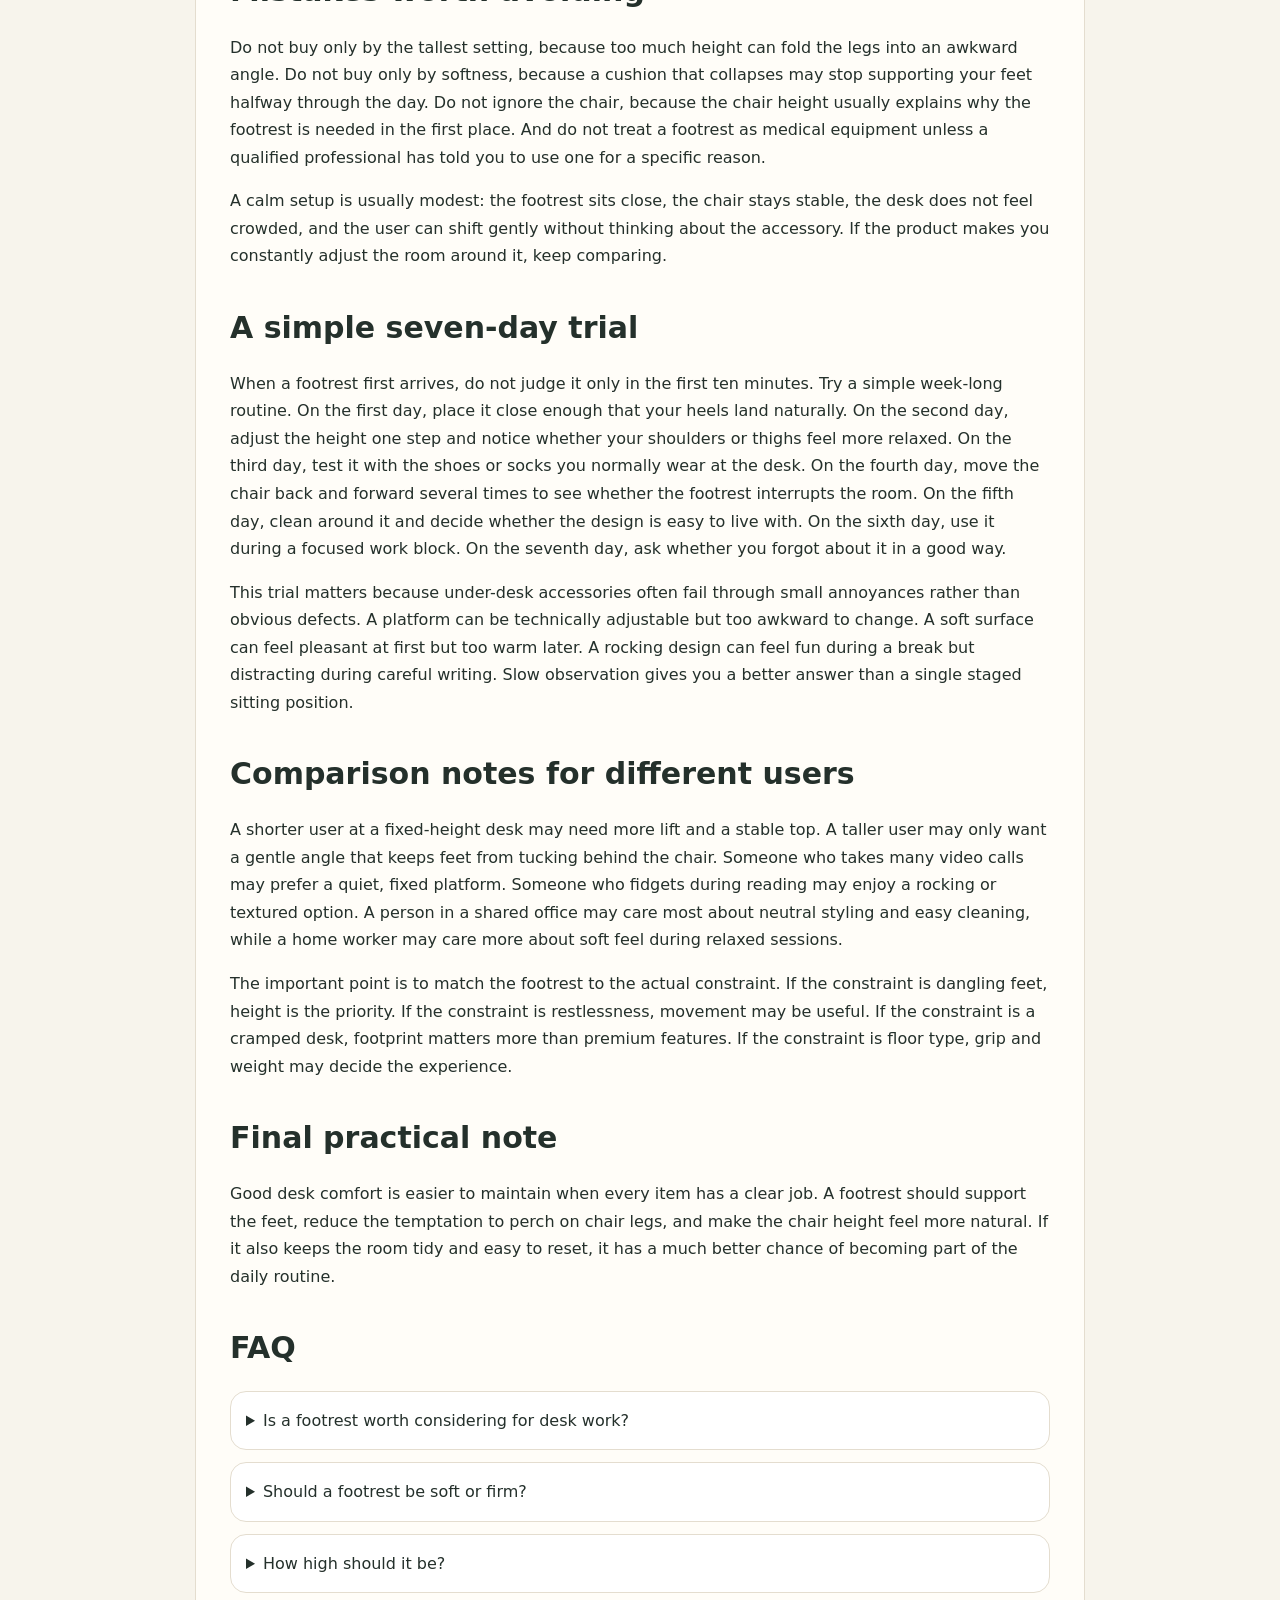
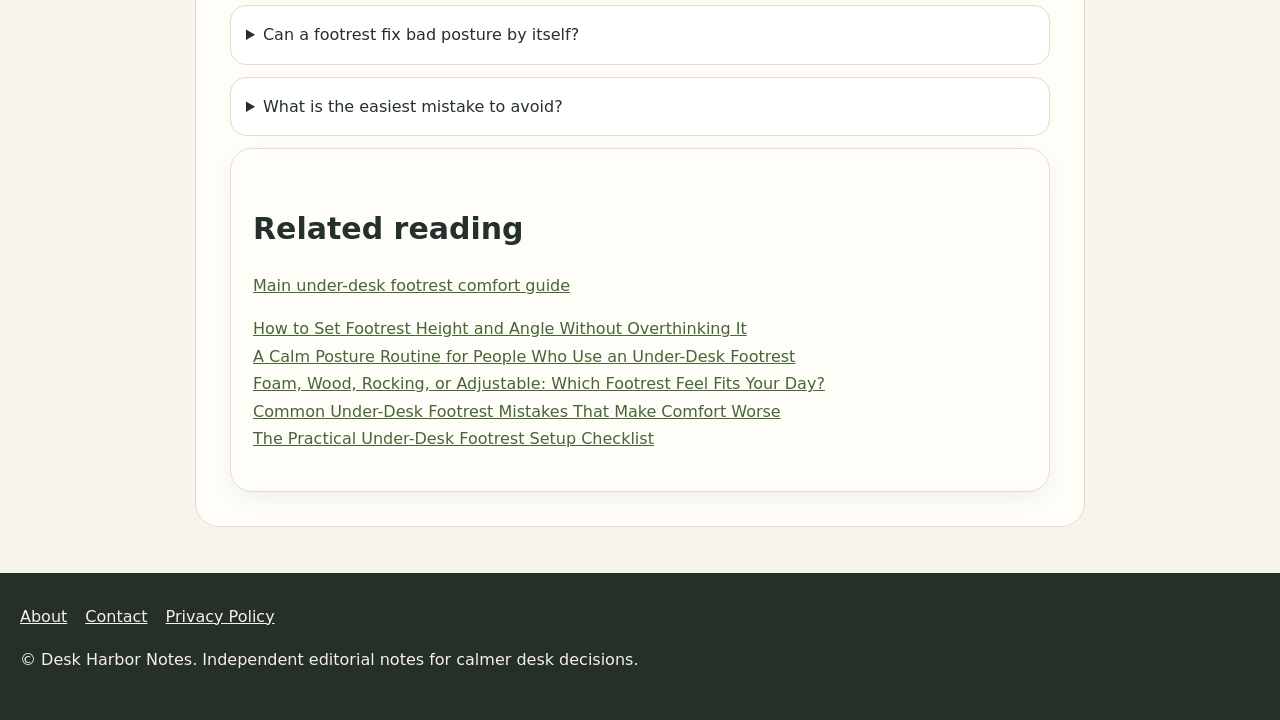
<file: small-space/index.html>
<!doctype html><html lang="en"><head><meta charset="utf-8"><meta name="viewport" content="width=device-width,initial-scale=1"><title>Small Desk Footrest Ideas for Tight Offices and Shared Rooms</title><meta name="description" content="A simple practical article from Desk Harbor Notes on under-desk footrest setup details."><link rel="canonical" href="https://armaragex.github.io/ls-footrest-guide/small-space/"><meta name="robots" content="index,follow,max-image-preview:large"><meta property="og:title" content="Small Desk Footrest Ideas for Tight Offices and Shared Rooms"><meta property="og:description" content="A simple practical article from Desk Harbor Notes on under-desk footrest setup details."><meta property="og:image" content="https://armaragex.github.io/ls-footrest-guide/assets/t2-2.webp"><meta property="og:type" content="article"><meta name="twitter:card" content="summary_large_image"><meta name="twitter:image" content="https://armaragex.github.io/ls-footrest-guide/assets/t2-2.webp"><link rel="stylesheet" href="../assets/style.css"><script type="application/ld+json">{"@context": "https://schema.org", "@graph": [{"@type": "Organization", "name": "Desk Harbor Notes", "url": "https://armaragex.github.io/ls-footrest-guide/"}, {"@type": "WebPage", "url": "https://armaragex.github.io/ls-footrest-guide/small-space/", "name": "Small Desk Footrest Ideas for Tight Offices and Shared Rooms", "isPartOf": {"@type": "WebSite", "name": "Desk Harbor Notes", "url": "https://armaragex.github.io/ls-footrest-guide/"}}, {"@type": "Article", "headline": "Small Desk Footrest Ideas for Tight Offices and Shared Rooms", "dateModified": "2026-05-23", "author": {"@type": "Organization", "name": "Desk Harbor Notes"}, "publisher": {"@type": "Organization", "name": "Desk Harbor Notes"}, "image": "https://armaragex.github.io/ls-footrest-guide/assets/t2-2.webp"}, {"@type": "FAQPage", "mainEntity": [{"@type": "Question", "name": "Can I use this advice with any footrest?", "acceptedAnswer": {"@type": "Answer", "text": "Yes, the checks are general and should be adapted to the model instructions."}}, {"@type": "Question", "name": "What should I test first?", "acceptedAnswer": {"@type": "Answer", "text": "Begin with height and distance from the chair before worrying about material."}}, {"@type": "Question", "name": "How long should a setup trial take?", "acceptedAnswer": {"@type": "Answer", "text": "A few normal work sessions usually reveal whether the position is helping or annoying."}}, {"@type": "Question", "name": "Should the footrest move?", "acceptedAnswer": {"@type": "Answer", "text": "Only if movement helps you focus and does not make the platform unstable."}}, {"@type": "Question", "name": "What if my desk is very small?", "acceptedAnswer": {"@type": "Answer", "text": "Prioritize a low-profile shape and leave enough room for chair movement."}}]}]}</script></head><body><header><div class="bar"><a class="logo" href="../">Desk Harbor Notes</a><nav class="nav"><a href="../height-angle/">Height Notes</a><a href="../small-space/">Fit Notes</a><a href="../posture-routine/">Routine</a><a href="../material-feel/">Materials</a><a href="../mistakes/">Mistakes</a><a href="../setup-checklist/">Checklist</a></nav></div></header><main class="article"><p class="kicker">Small-space fit</p><h1>Small Desk Footrest Ideas for Tight Offices and Shared Rooms</h1><p class="dek">A regular, practical desk article for people trying to make foot support feel natural instead of fussy.</p><p>Last updated May 23</p><img class="article-hero" src="../assets/t2-2.webp" alt="Realistic desk scene for small-space fit"><p>Footrests are small, but the decision around them is surprisingly personal. Two people can sit at the same desk and need different support because of height, chair settings, shoes, floor surface, and how often they shift during the day. This guide focuses on the everyday checks that make the topic less confusing.</p><h2>1. Start with the chair</h2><p>Raise or lower the chair so your forearms can work comfortably, then use the footrest to support the remaining gap.</p><p>In a realistic desk routine, this means checking the position while typing, reading, and reaching for items around the desk. If the footrest only works in one posed position, it may not fit the way you actually use the room.</p><h2>2. Check the distance</h2><p>The platform should sit close enough that you do not slide forward or point your toes to reach it.</p><p>In a realistic desk routine, this means checking the position while typing, reading, and reaching for items around the desk. If the footrest only works in one posed position, it may not fit the way you actually use the room.</p><h2>3. Notice pressure points</h2><p>If the front edge of the chair presses into your thighs, lower the footrest or adjust the chair before blaming the product.</p><p>In a realistic desk routine, this means checking the position while typing, reading, and reaching for items around the desk. If the footrest only works in one posed position, it may not fit the way you actually use the room.</p><h2>4. Respect the room</h2><p>A shared office, bedroom corner, or dorm desk may need quiet materials and a smaller footprint.</p><p>In a realistic desk routine, this means checking the position while typing, reading, and reaching for items around the desk. If the footrest only works in one posed position, it may not fit the way you actually use the room.</p><h2>5. Keep the habit simple</h2><p>The setup should be easy to reset after cleaning, moving the chair, or switching shoes.</p><p>In a realistic desk routine, this means checking the position while typing, reading, and reaching for items around the desk. If the footrest only works in one posed position, it may not fit the way you actually use the room.</p><h2>Quick checklist</h2><ul><li>Your feet reach the support without stretching.</li><li>Your chair can roll back without catching.</li><li>The surface feels comfortable for your usual footwear.</li><li>The footrest does not crowd cables or storage.</li><li>You can clean around it without rearranging the room.</li></ul><section><h2>Real-world fit notes before you decide</h2><p>A footrest belongs in the same mental category as a chair mat, keyboard tray, monitor riser, or task lamp: it only works when it fits the room and the person using it. Before choosing one, sit at the desk at the time of day when you normally feel the most restless. Notice whether your heels are floating, your knees are higher than your hips, your chair is raised only to meet the desk, or your feet keep searching for a chair base. Those little clues are more useful than a generic product promise.</p><p>In a home office, the best answer may be a quiet adjustable platform that can stay under the desk without becoming clutter. In a classroom office, reception station, or shared workroom, the better answer may be something wipeable and stable. In a bedroom desk corner, the winner may simply be the footrest that leaves enough room to pull the chair back and vacuum around cords.</p></section><section><h2>Decision criteria that keep the choice practical</h2><ol><li><strong>Height range:</strong> choose enough lift to support your feet without pushing your knees into the underside of the desk.</li><li><strong>Surface feel:</strong> textured plastic, foam, and wood all feel different with shoes, socks, or bare feet.</li><li><strong>Base grip:</strong> a sliding footrest becomes irritating quickly, especially on hard floors.</li><li><strong>Movement:</strong> rocking can help active sitters, while fixed platforms suit people who want steady support.</li><li><strong>Cleaning:</strong> dust and shoe marks are normal under a desk, so complicated grooves may need more attention.</li></ol></section><section><h2>Mistakes worth avoiding</h2><p>Do not buy only by the tallest setting, because too much height can fold the legs into an awkward angle. Do not buy only by softness, because a cushion that collapses may stop supporting your feet halfway through the day. Do not ignore the chair, because the chair height usually explains why the footrest is needed in the first place. And do not treat a footrest as medical equipment unless a qualified professional has told you to use one for a specific reason.</p><p>A calm setup is usually modest: the footrest sits close, the chair stays stable, the desk does not feel crowded, and the user can shift gently without thinking about the accessory. If the product makes you constantly adjust the room around it, keep comparing.</p></section><section><h2>A simple seven-day trial</h2><p>When a footrest first arrives, do not judge it only in the first ten minutes. Try a simple week-long routine. On the first day, place it close enough that your heels land naturally. On the second day, adjust the height one step and notice whether your shoulders or thighs feel more relaxed. On the third day, test it with the shoes or socks you normally wear at the desk. On the fourth day, move the chair back and forward several times to see whether the footrest interrupts the room. On the fifth day, clean around it and decide whether the design is easy to live with. On the sixth day, use it during a focused work block. On the seventh day, ask whether you forgot about it in a good way.</p><p>This trial matters because under-desk accessories often fail through small annoyances rather than obvious defects. A platform can be technically adjustable but too awkward to change. A soft surface can feel pleasant at first but too warm later. A rocking design can feel fun during a break but distracting during careful writing. Slow observation gives you a better answer than a single staged sitting position.</p></section><section><h2>Comparison notes for different users</h2><p>A shorter user at a fixed-height desk may need more lift and a stable top. A taller user may only want a gentle angle that keeps feet from tucking behind the chair. Someone who takes many video calls may prefer a quiet, fixed platform. Someone who fidgets during reading may enjoy a rocking or textured option. A person in a shared office may care most about neutral styling and easy cleaning, while a home worker may care more about soft feel during relaxed sessions.</p><p>The important point is to match the footrest to the actual constraint. If the constraint is dangling feet, height is the priority. If the constraint is restlessness, movement may be useful. If the constraint is a cramped desk, footprint matters more than premium features. If the constraint is floor type, grip and weight may decide the experience.</p></section><section><h2>Final practical note</h2><p>Good desk comfort is easier to maintain when every item has a clear job. A footrest should support the feet, reduce the temptation to perch on chair legs, and make the chair height feel more natural. If it also keeps the room tidy and easy to reset, it has a much better chance of becoming part of the daily routine.</p></section><section class="faq"><h2>FAQ</h2><details><summary>Is a footrest worth considering for desk work?</summary><p>It can be useful when your feet do not rest flat or when your chair and desk height do not match cleanly.</p></details><details><summary>Should a footrest be soft or firm?</summary><p>Choose by task: firm support feels stable for typing, while softer foam can be pleasant for short relaxed sessions.</p></details><details><summary>How high should it be?</summary><p>Start low, then raise it only until your thighs feel supported and your shoulders can stay relaxed.</p></details><details><summary>Can a footrest fix bad posture by itself?</summary><p>No. It is one part of the setup; chair height, monitor position, breaks, and habits still matter.</p></details><details><summary>What is the easiest mistake to avoid?</summary><p>Do not place the footrest so far away that you have to reach with your toes or slide forward in the chair.</p></details></section><section class="card"><h2>Related reading</h2><p><a href="../">Main under-desk footrest comfort guide</a></p><p><a href="../height-angle/">How to Set Footrest Height and Angle Without Overthinking It</a><br><a href="../posture-routine/">A Calm Posture Routine for People Who Use an Under-Desk Footrest</a><br><a href="../material-feel/">Foam, Wood, Rocking, or Adjustable: Which Footrest Feel Fits Your Day?</a><br><a href="../mistakes/">Common Under-Desk Footrest Mistakes That Make Comfort Worse</a><br><a href="../setup-checklist/">The Practical Under-Desk Footrest Setup Checklist</a><br></p></section></main><footer><div><a href="../about.html">About</a><a href="../contact.html">Contact</a><a href="../privacy-policy.html">Privacy Policy</a></div><p>© Desk Harbor Notes. Independent editorial notes for calmer desk decisions.</p></footer></body></html>
</file>
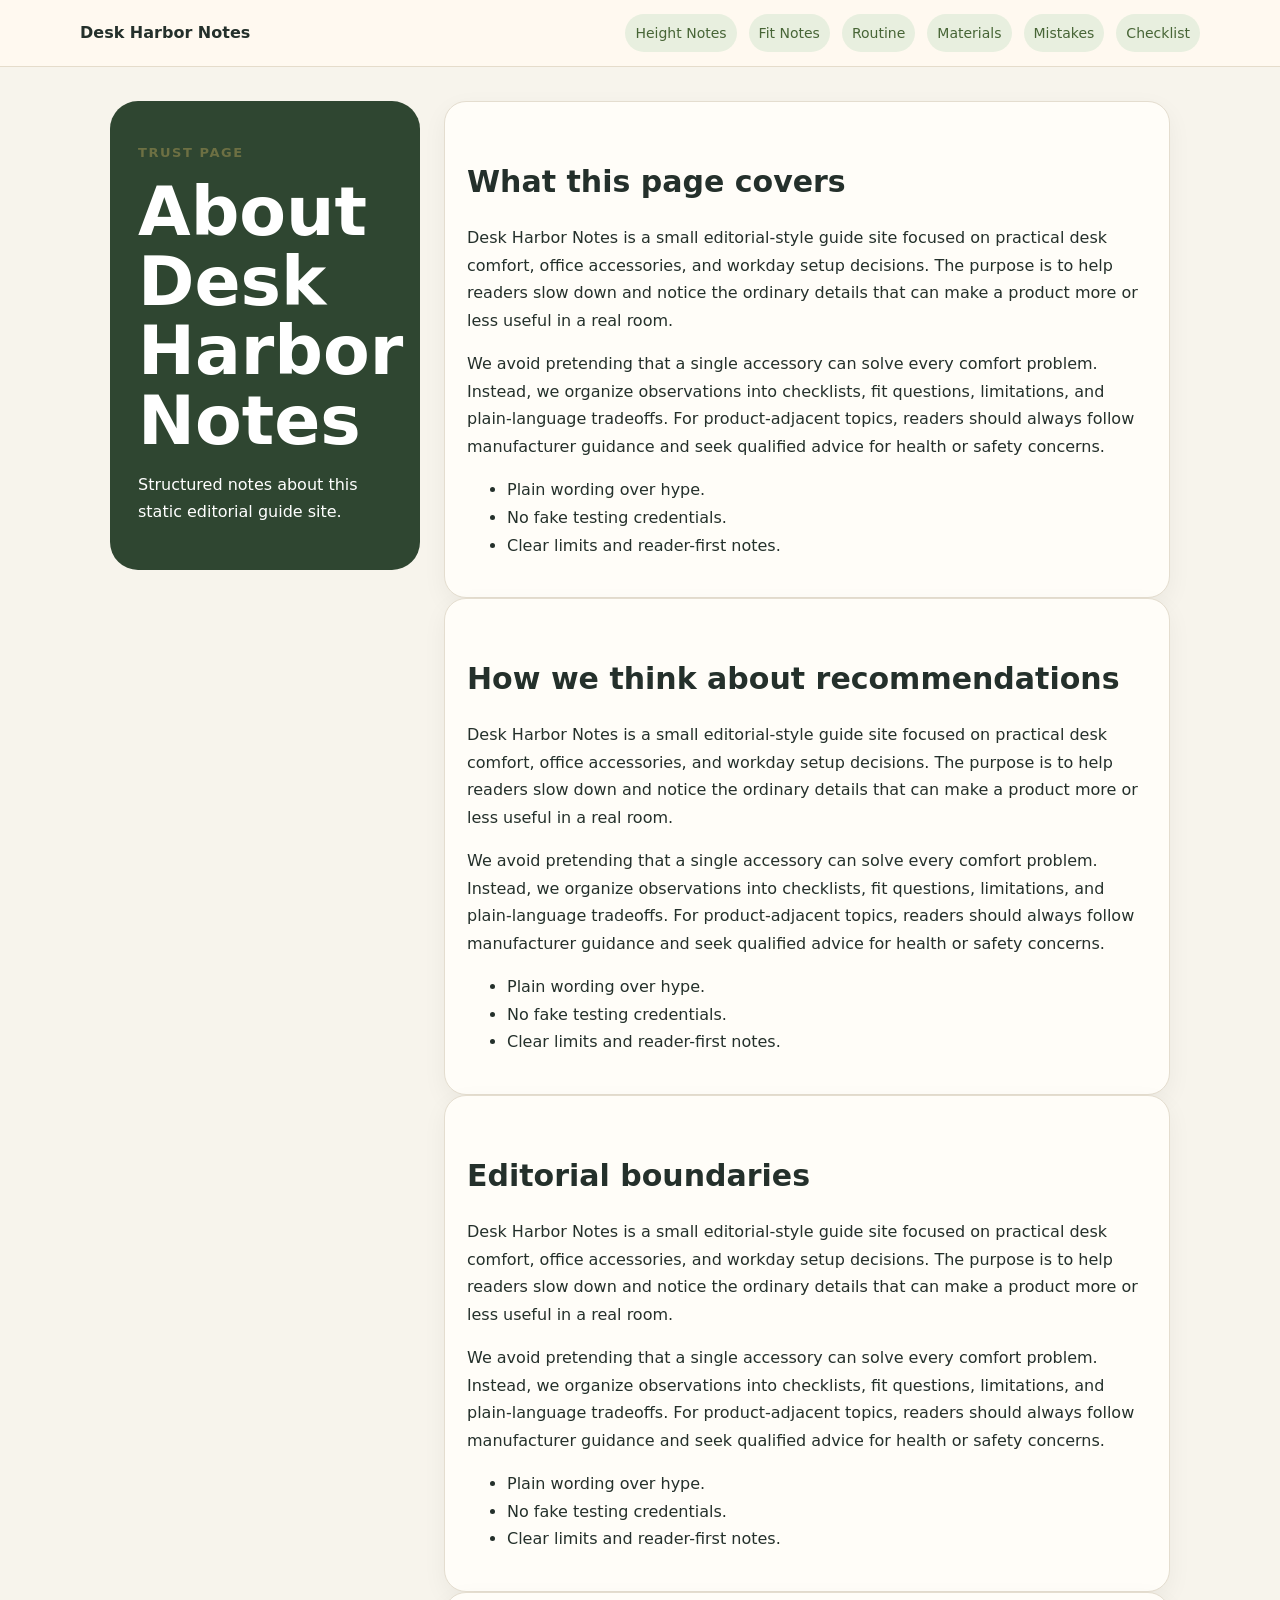
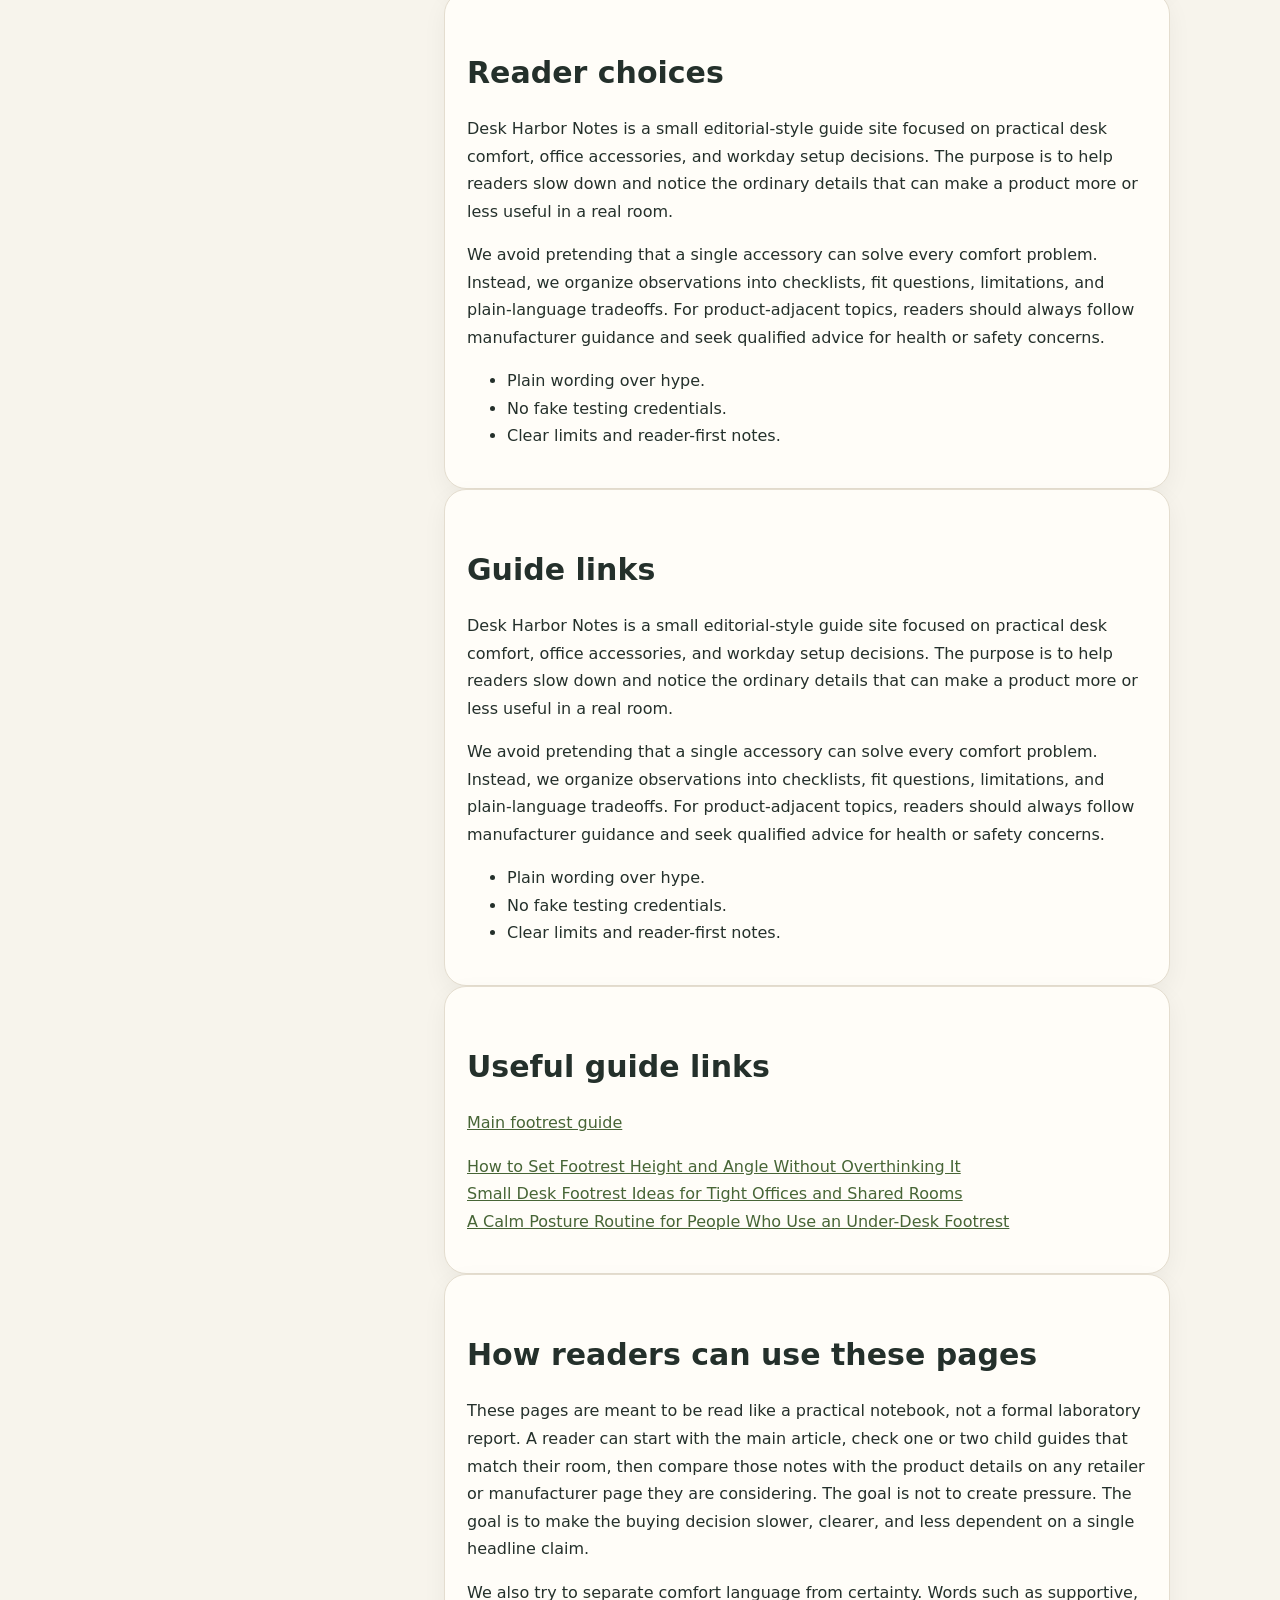
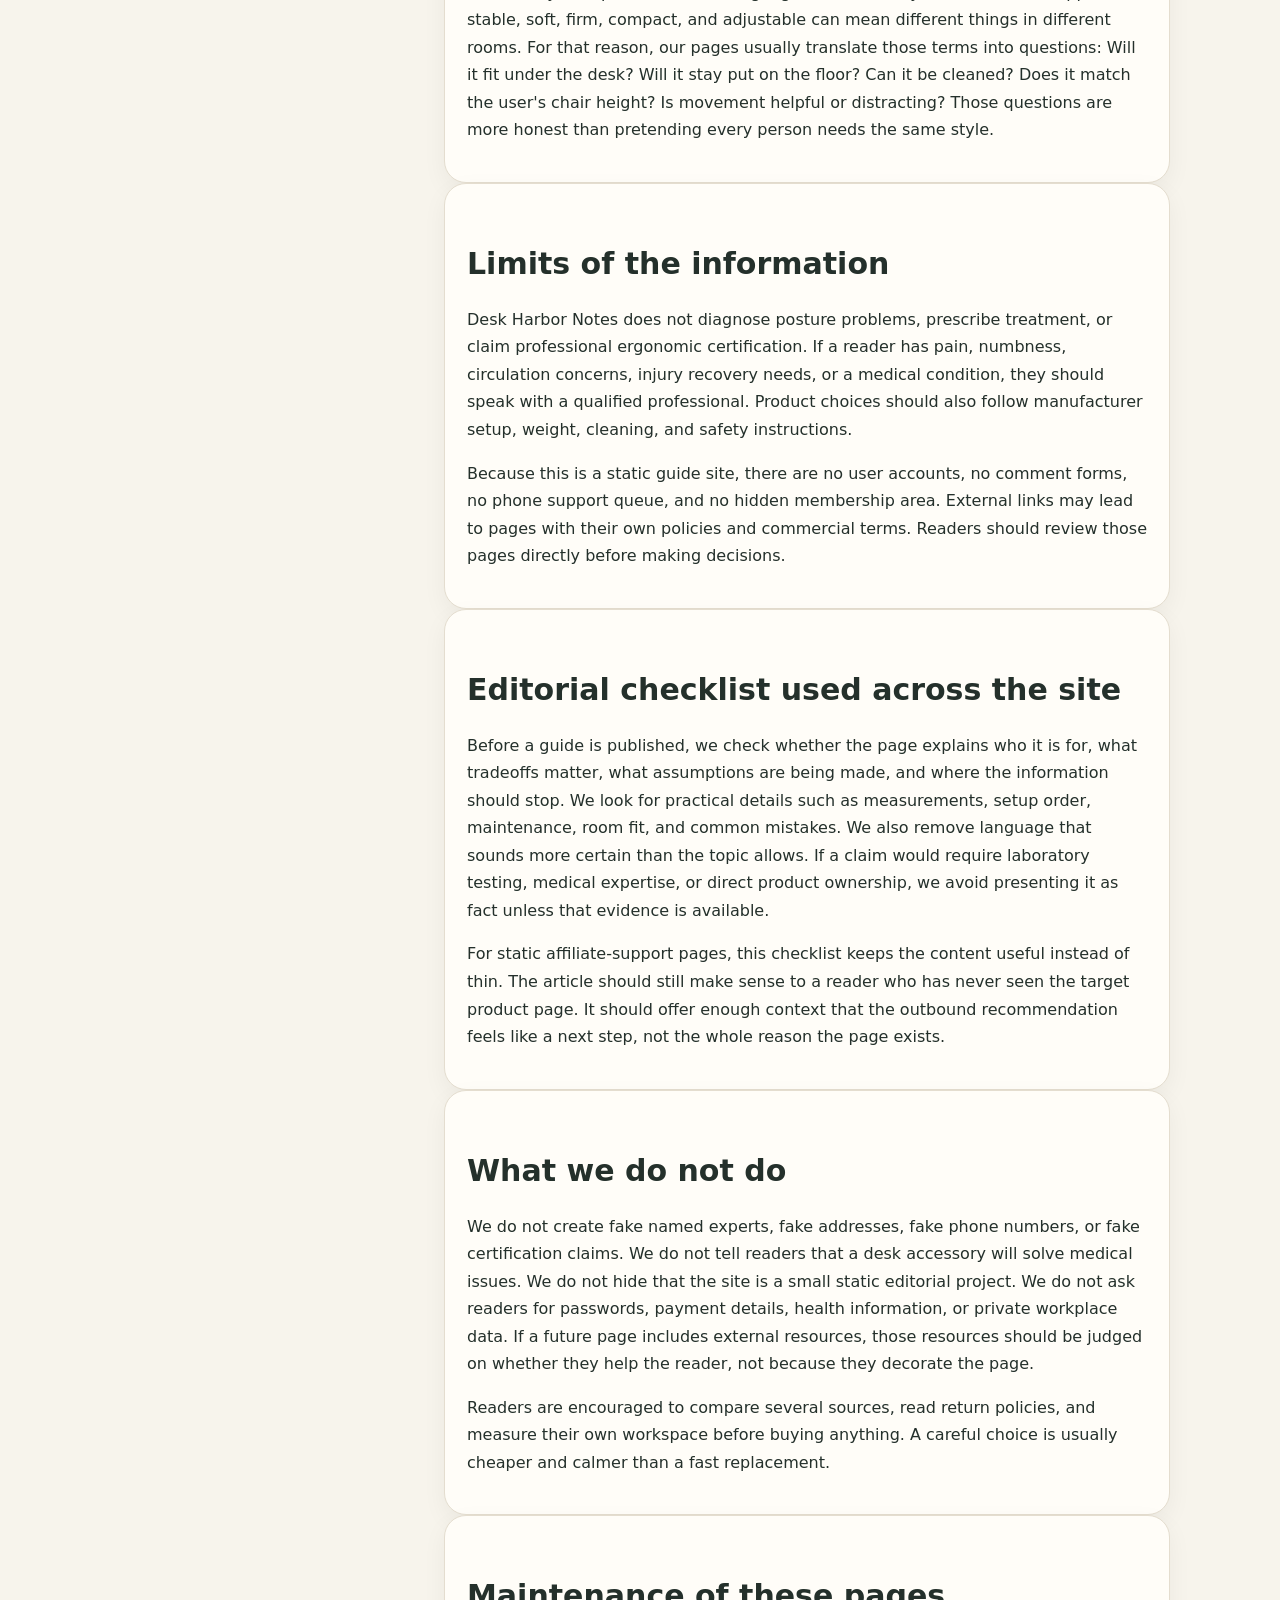
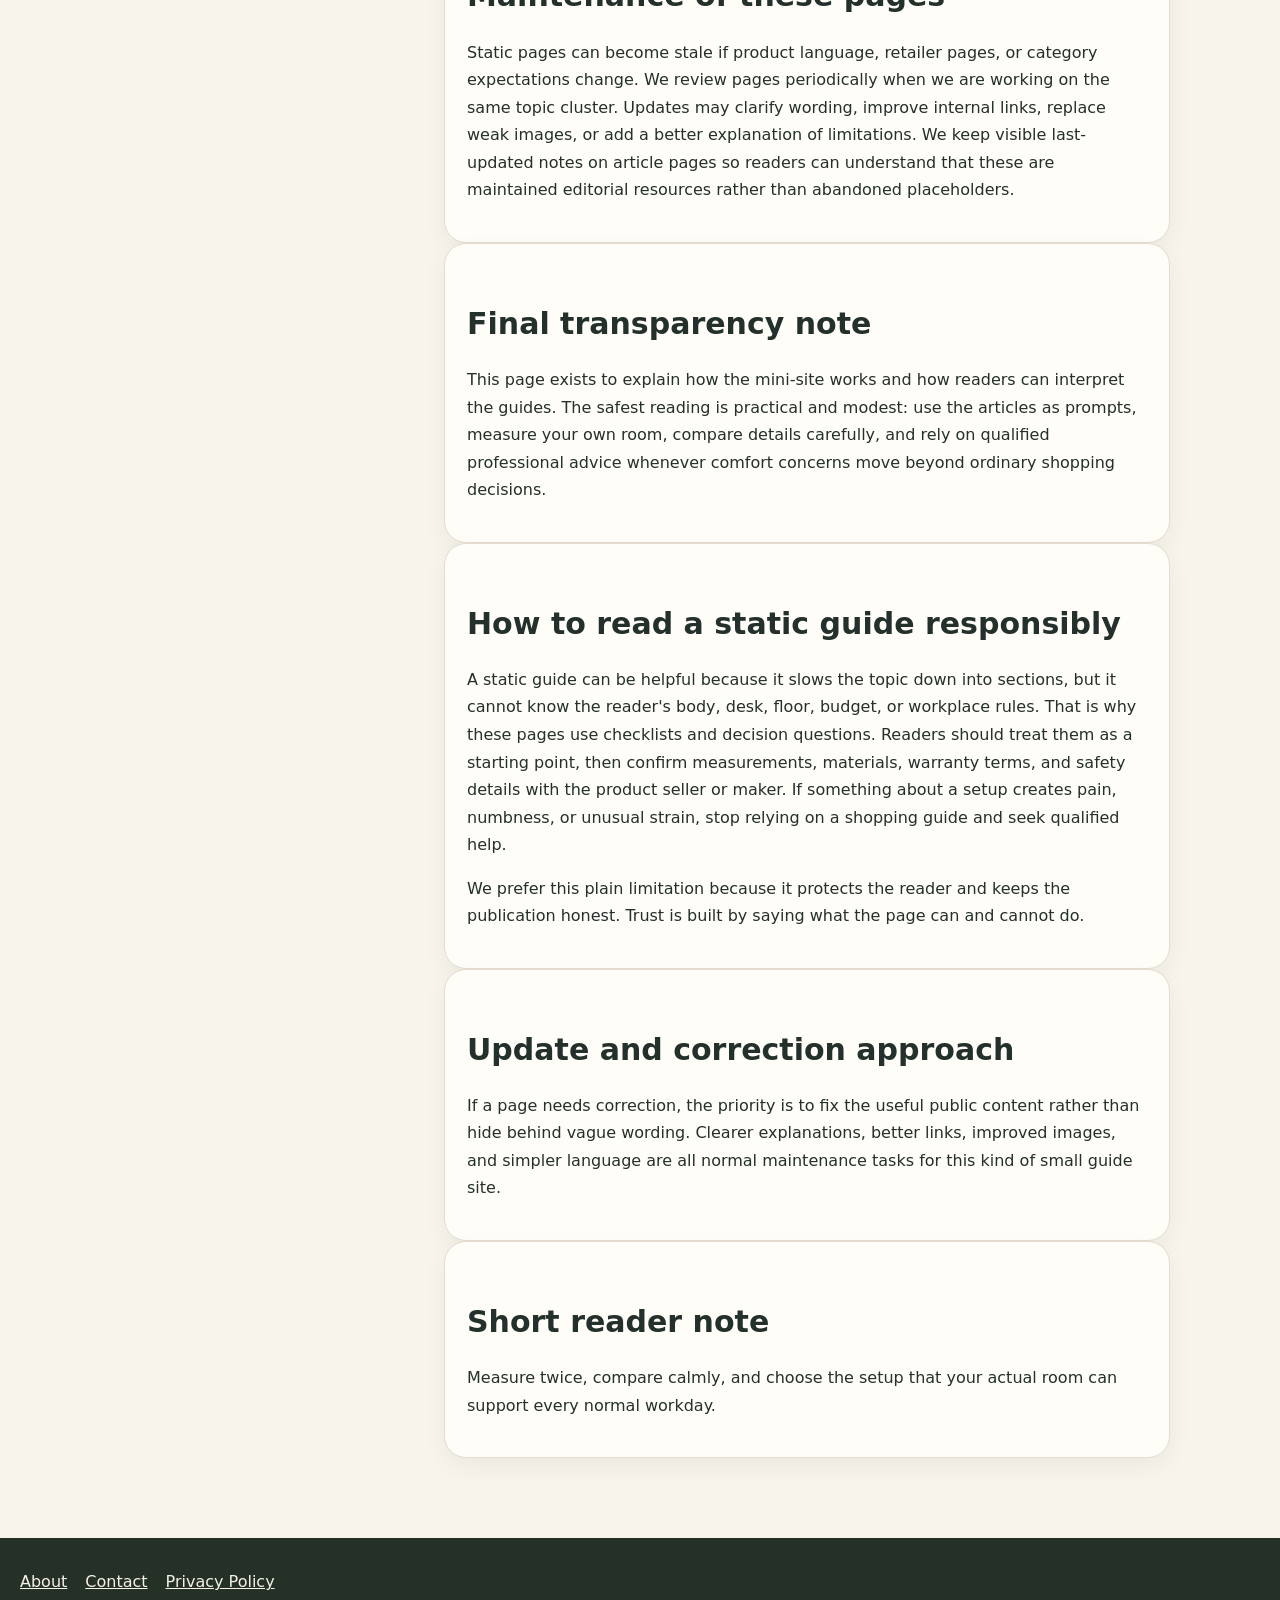
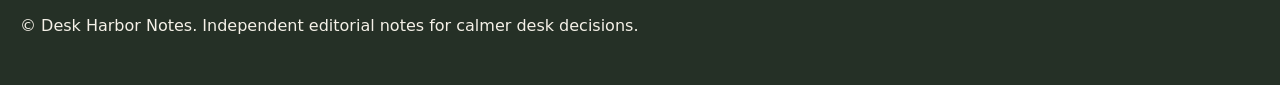
<file: about.html>
<!doctype html><html lang="en"><head><meta charset="utf-8"><meta name="viewport" content="width=device-width,initial-scale=1"><title>About Desk Harbor Notes</title><meta name="description" content="Trust and editorial information for Desk Harbor Notes."><link rel="canonical" href="https://armaragex.github.io/ls-footrest-guide/about.html"><meta name="robots" content="index,follow,max-image-preview:large"><meta property="og:title" content="About Desk Harbor Notes"><meta property="og:description" content="Trust and editorial information for Desk Harbor Notes."><meta property="og:image" content="https://armaragex.github.io/ls-footrest-guide/assets/hero.webp"><meta property="og:type" content="article"><meta name="twitter:card" content="summary_large_image"><meta name="twitter:image" content="https://armaragex.github.io/ls-footrest-guide/assets/hero.webp"><link rel="stylesheet" href="assets/style.css"></head><body><header><div class="bar"><a class="logo" href="./">Desk Harbor Notes</a><nav class="nav"><a href="height-angle/">Height Notes</a><a href="small-space/">Fit Notes</a><a href="posture-routine/">Routine</a><a href="material-feel/">Materials</a><a href="mistakes/">Mistakes</a><a href="setup-checklist/">Checklist</a></nav></div></header><main class="trust"><aside class="side"><p class="kicker">Trust page</p><h1>About Desk Harbor Notes</h1><p>Structured notes about this static editorial guide site.</p></aside><div><section class="trust-card"><h2>What this page covers</h2><p>Desk Harbor Notes is a small editorial-style guide site focused on practical desk comfort, office accessories, and workday setup decisions. The purpose is to help readers slow down and notice the ordinary details that can make a product more or less useful in a real room.</p><p>We avoid pretending that a single accessory can solve every comfort problem. Instead, we organize observations into checklists, fit questions, limitations, and plain-language tradeoffs. For product-adjacent topics, readers should always follow manufacturer guidance and seek qualified advice for health or safety concerns.</p><ul><li>Plain wording over hype.</li><li>No fake testing credentials.</li><li>Clear limits and reader-first notes.</li></ul></section><section class="trust-card"><h2>How we think about recommendations</h2><p>Desk Harbor Notes is a small editorial-style guide site focused on practical desk comfort, office accessories, and workday setup decisions. The purpose is to help readers slow down and notice the ordinary details that can make a product more or less useful in a real room.</p><p>We avoid pretending that a single accessory can solve every comfort problem. Instead, we organize observations into checklists, fit questions, limitations, and plain-language tradeoffs. For product-adjacent topics, readers should always follow manufacturer guidance and seek qualified advice for health or safety concerns.</p><ul><li>Plain wording over hype.</li><li>No fake testing credentials.</li><li>Clear limits and reader-first notes.</li></ul></section><section class="trust-card"><h2>Editorial boundaries</h2><p>Desk Harbor Notes is a small editorial-style guide site focused on practical desk comfort, office accessories, and workday setup decisions. The purpose is to help readers slow down and notice the ordinary details that can make a product more or less useful in a real room.</p><p>We avoid pretending that a single accessory can solve every comfort problem. Instead, we organize observations into checklists, fit questions, limitations, and plain-language tradeoffs. For product-adjacent topics, readers should always follow manufacturer guidance and seek qualified advice for health or safety concerns.</p><ul><li>Plain wording over hype.</li><li>No fake testing credentials.</li><li>Clear limits and reader-first notes.</li></ul></section><section class="trust-card"><h2>Reader choices</h2><p>Desk Harbor Notes is a small editorial-style guide site focused on practical desk comfort, office accessories, and workday setup decisions. The purpose is to help readers slow down and notice the ordinary details that can make a product more or less useful in a real room.</p><p>We avoid pretending that a single accessory can solve every comfort problem. Instead, we organize observations into checklists, fit questions, limitations, and plain-language tradeoffs. For product-adjacent topics, readers should always follow manufacturer guidance and seek qualified advice for health or safety concerns.</p><ul><li>Plain wording over hype.</li><li>No fake testing credentials.</li><li>Clear limits and reader-first notes.</li></ul></section><section class="trust-card"><h2>Guide links</h2><p>Desk Harbor Notes is a small editorial-style guide site focused on practical desk comfort, office accessories, and workday setup decisions. The purpose is to help readers slow down and notice the ordinary details that can make a product more or less useful in a real room.</p><p>We avoid pretending that a single accessory can solve every comfort problem. Instead, we organize observations into checklists, fit questions, limitations, and plain-language tradeoffs. For product-adjacent topics, readers should always follow manufacturer guidance and seek qualified advice for health or safety concerns.</p><ul><li>Plain wording over hype.</li><li>No fake testing credentials.</li><li>Clear limits and reader-first notes.</li></ul></section><section class="trust-card"><h2>Useful guide links</h2><p><a href="./">Main footrest guide</a></p><p><a href="height-angle/">How to Set Footrest Height and Angle Without Overthinking It</a><br><a href="small-space/">Small Desk Footrest Ideas for Tight Offices and Shared Rooms</a><br><a href="posture-routine/">A Calm Posture Routine for People Who Use an Under-Desk Footrest</a><br></p></section><section class="trust-card"><h2>How readers can use these pages</h2><p>These pages are meant to be read like a practical notebook, not a formal laboratory report. A reader can start with the main article, check one or two child guides that match their room, then compare those notes with the product details on any retailer or manufacturer page they are considering. The goal is not to create pressure. The goal is to make the buying decision slower, clearer, and less dependent on a single headline claim.</p><p>We also try to separate comfort language from certainty. Words such as supportive, stable, soft, firm, compact, and adjustable can mean different things in different rooms. For that reason, our pages usually translate those terms into questions: Will it fit under the desk? Will it stay put on the floor? Can it be cleaned? Does it match the user's chair height? Is movement helpful or distracting? Those questions are more honest than pretending every person needs the same style.</p></section><section class="trust-card"><h2>Limits of the information</h2><p>Desk Harbor Notes does not diagnose posture problems, prescribe treatment, or claim professional ergonomic certification. If a reader has pain, numbness, circulation concerns, injury recovery needs, or a medical condition, they should speak with a qualified professional. Product choices should also follow manufacturer setup, weight, cleaning, and safety instructions.</p><p>Because this is a static guide site, there are no user accounts, no comment forms, no phone support queue, and no hidden membership area. External links may lead to pages with their own policies and commercial terms. Readers should review those pages directly before making decisions.</p></section><section class="trust-card"><h2>Editorial checklist used across the site</h2><p>Before a guide is published, we check whether the page explains who it is for, what tradeoffs matter, what assumptions are being made, and where the information should stop. We look for practical details such as measurements, setup order, maintenance, room fit, and common mistakes. We also remove language that sounds more certain than the topic allows. If a claim would require laboratory testing, medical expertise, or direct product ownership, we avoid presenting it as fact unless that evidence is available.</p><p>For static affiliate-support pages, this checklist keeps the content useful instead of thin. The article should still make sense to a reader who has never seen the target product page. It should offer enough context that the outbound recommendation feels like a next step, not the whole reason the page exists.</p></section><section class="trust-card"><h2>What we do not do</h2><p>We do not create fake named experts, fake addresses, fake phone numbers, or fake certification claims. We do not tell readers that a desk accessory will solve medical issues. We do not hide that the site is a small static editorial project. We do not ask readers for passwords, payment details, health information, or private workplace data. If a future page includes external resources, those resources should be judged on whether they help the reader, not because they decorate the page.</p><p>Readers are encouraged to compare several sources, read return policies, and measure their own workspace before buying anything. A careful choice is usually cheaper and calmer than a fast replacement.</p></section><section class="trust-card"><h2>Maintenance of these pages</h2><p>Static pages can become stale if product language, retailer pages, or category expectations change. We review pages periodically when we are working on the same topic cluster. Updates may clarify wording, improve internal links, replace weak images, or add a better explanation of limitations. We keep visible last-updated notes on article pages so readers can understand that these are maintained editorial resources rather than abandoned placeholders.</p></section><section class="trust-card"><h2>Final transparency note</h2><p>This page exists to explain how the mini-site works and how readers can interpret the guides. The safest reading is practical and modest: use the articles as prompts, measure your own room, compare details carefully, and rely on qualified professional advice whenever comfort concerns move beyond ordinary shopping decisions.</p></section><section class="trust-card"><h2>How to read a static guide responsibly</h2><p>A static guide can be helpful because it slows the topic down into sections, but it cannot know the reader's body, desk, floor, budget, or workplace rules. That is why these pages use checklists and decision questions. Readers should treat them as a starting point, then confirm measurements, materials, warranty terms, and safety details with the product seller or maker. If something about a setup creates pain, numbness, or unusual strain, stop relying on a shopping guide and seek qualified help.</p><p>We prefer this plain limitation because it protects the reader and keeps the publication honest. Trust is built by saying what the page can and cannot do.</p></section><section class="trust-card"><h2>Update and correction approach</h2><p>If a page needs correction, the priority is to fix the useful public content rather than hide behind vague wording. Clearer explanations, better links, improved images, and simpler language are all normal maintenance tasks for this kind of small guide site.</p></section><section class="trust-card"><h2>Short reader note</h2><p>Measure twice, compare calmly, and choose the setup that your actual room can support every normal workday.</p></section></div></main><footer><div><a href="about.html">About</a><a href="contact.html">Contact</a><a href="privacy-policy.html">Privacy Policy</a></div><p>© Desk Harbor Notes. Independent editorial notes for calmer desk decisions.</p></footer></body></html>
</file>
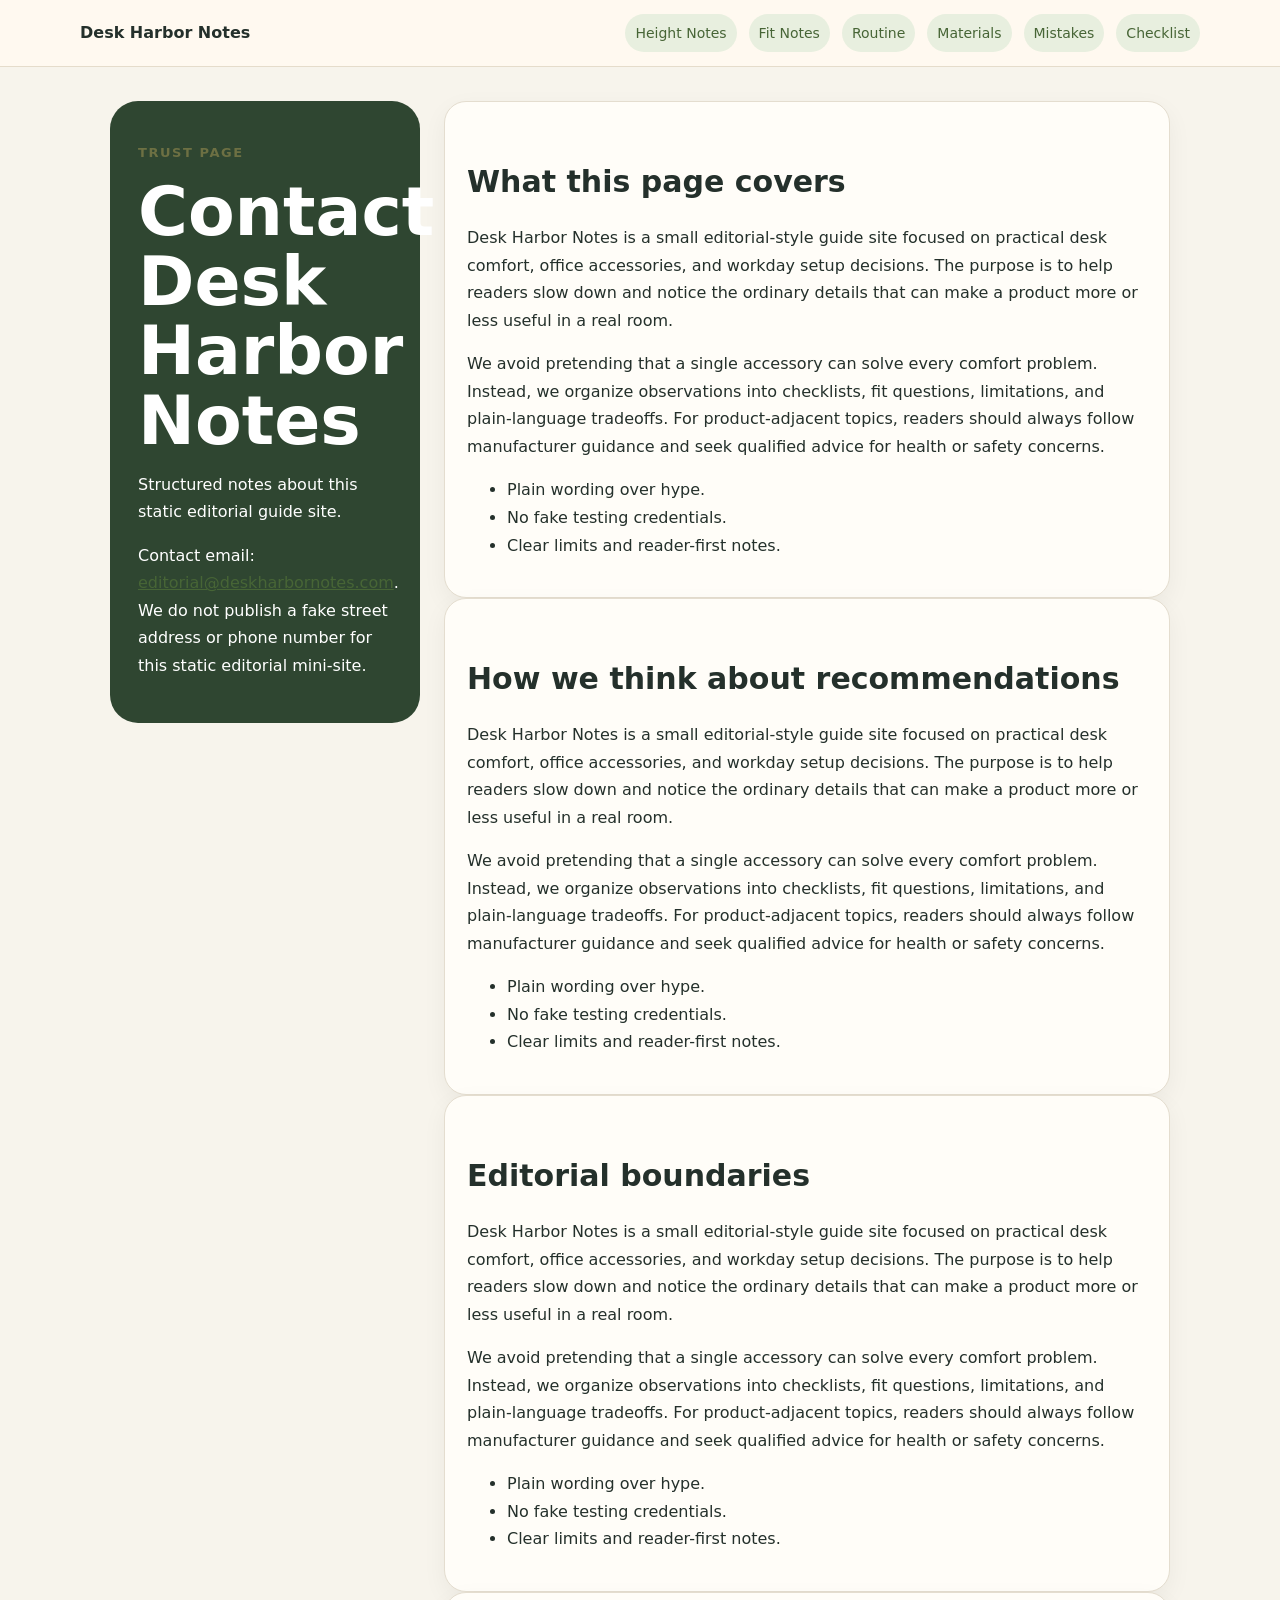
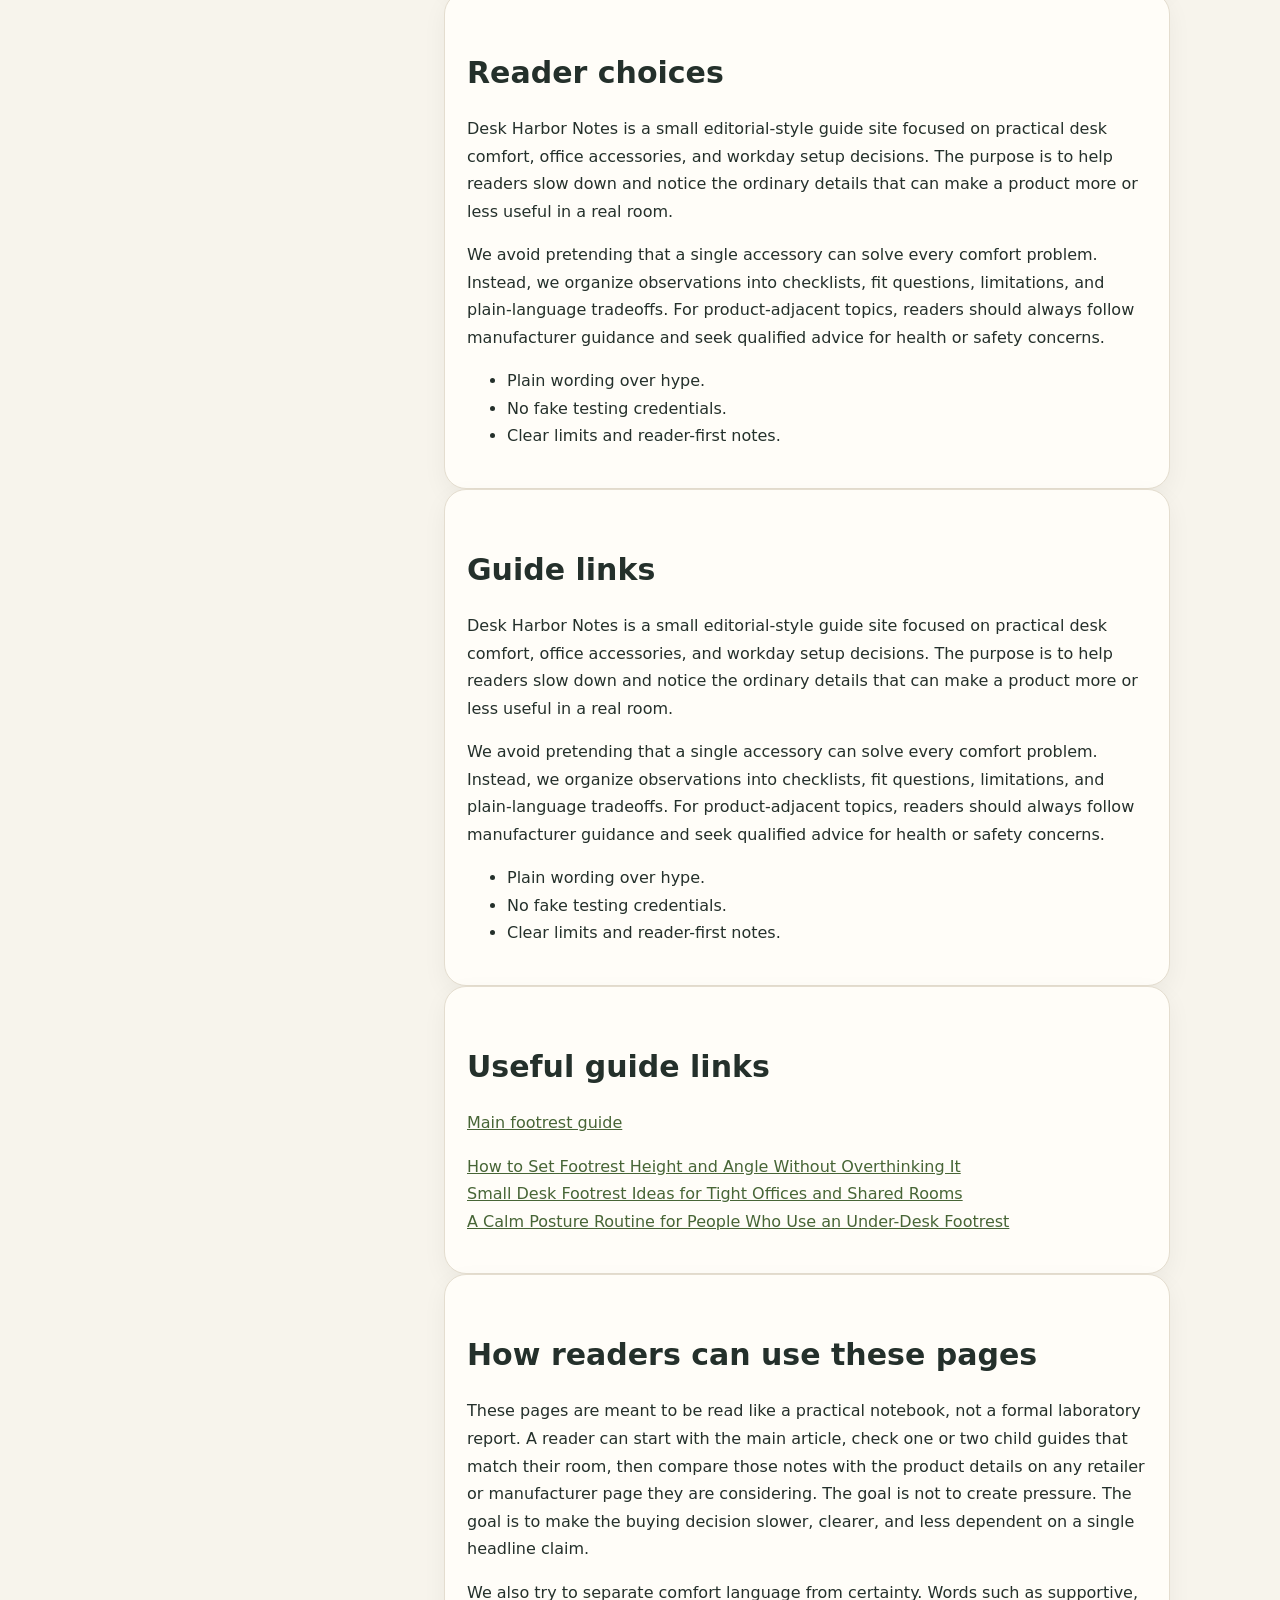
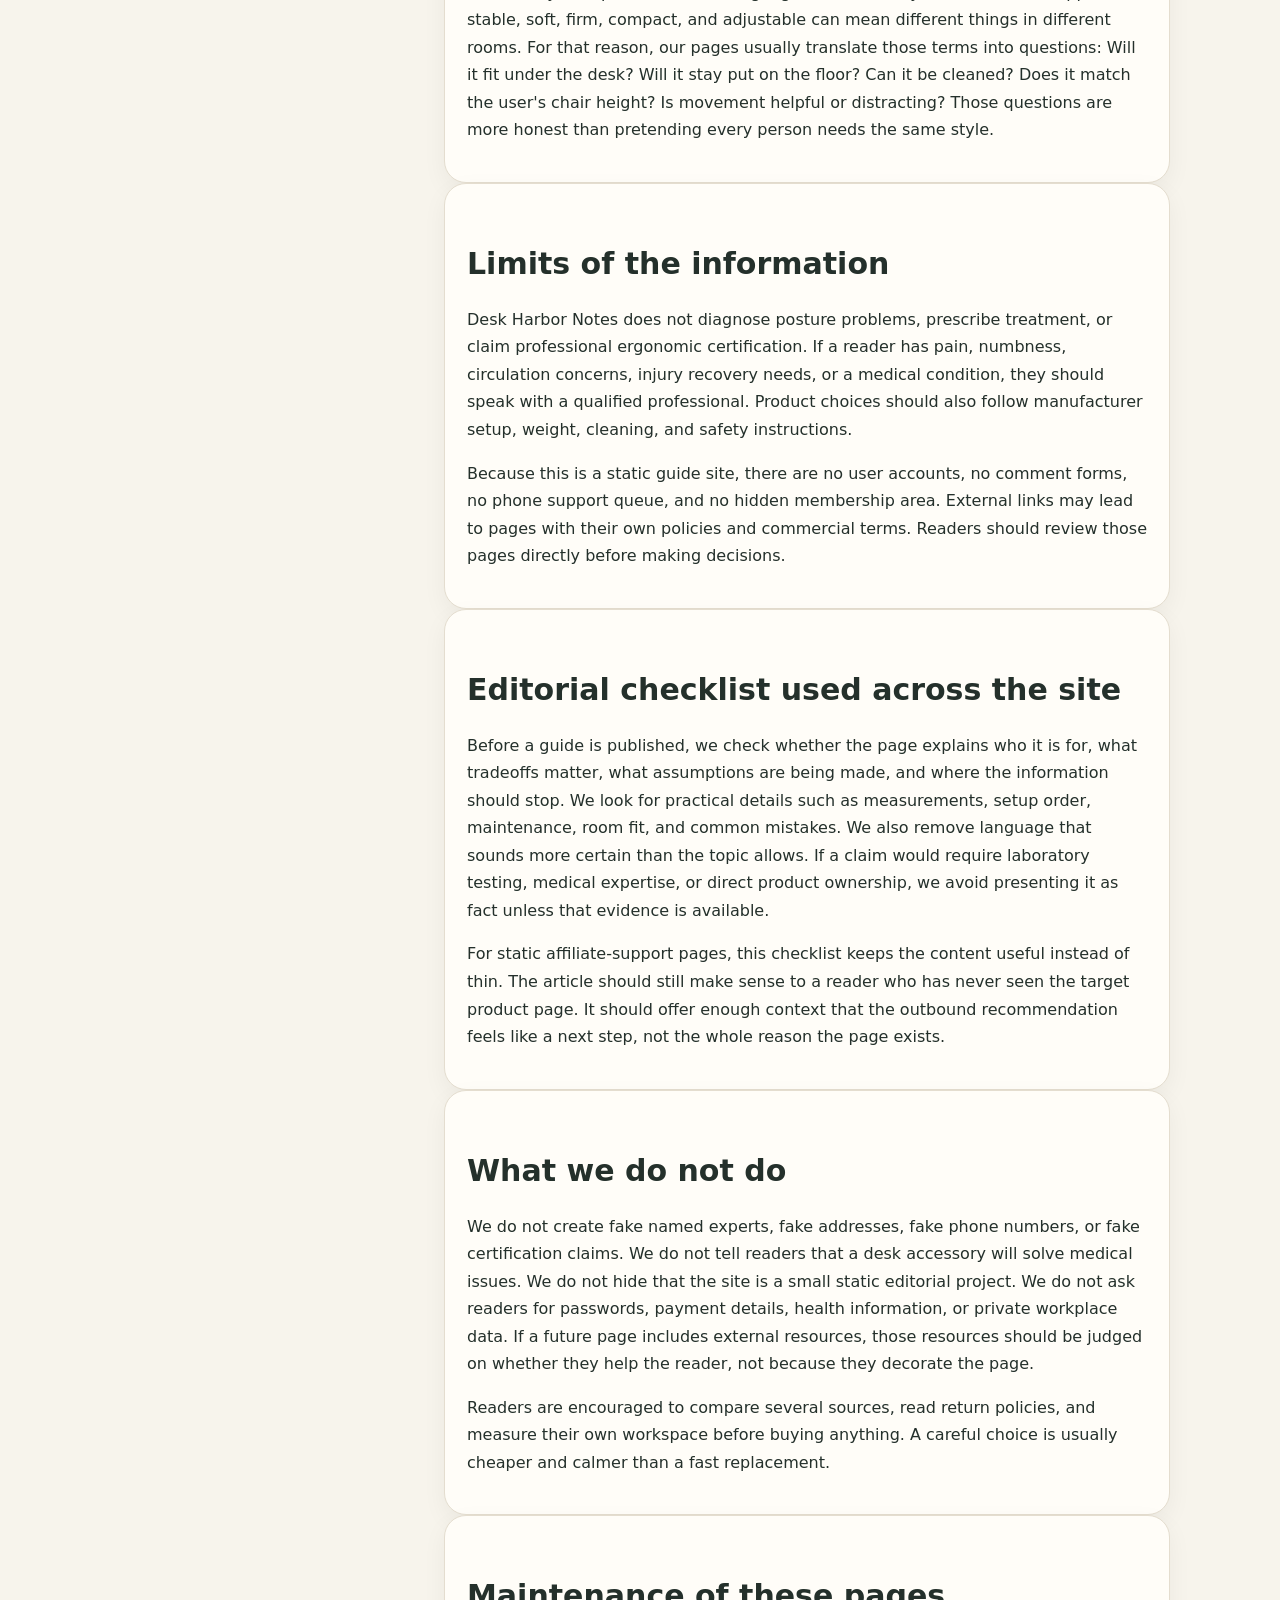
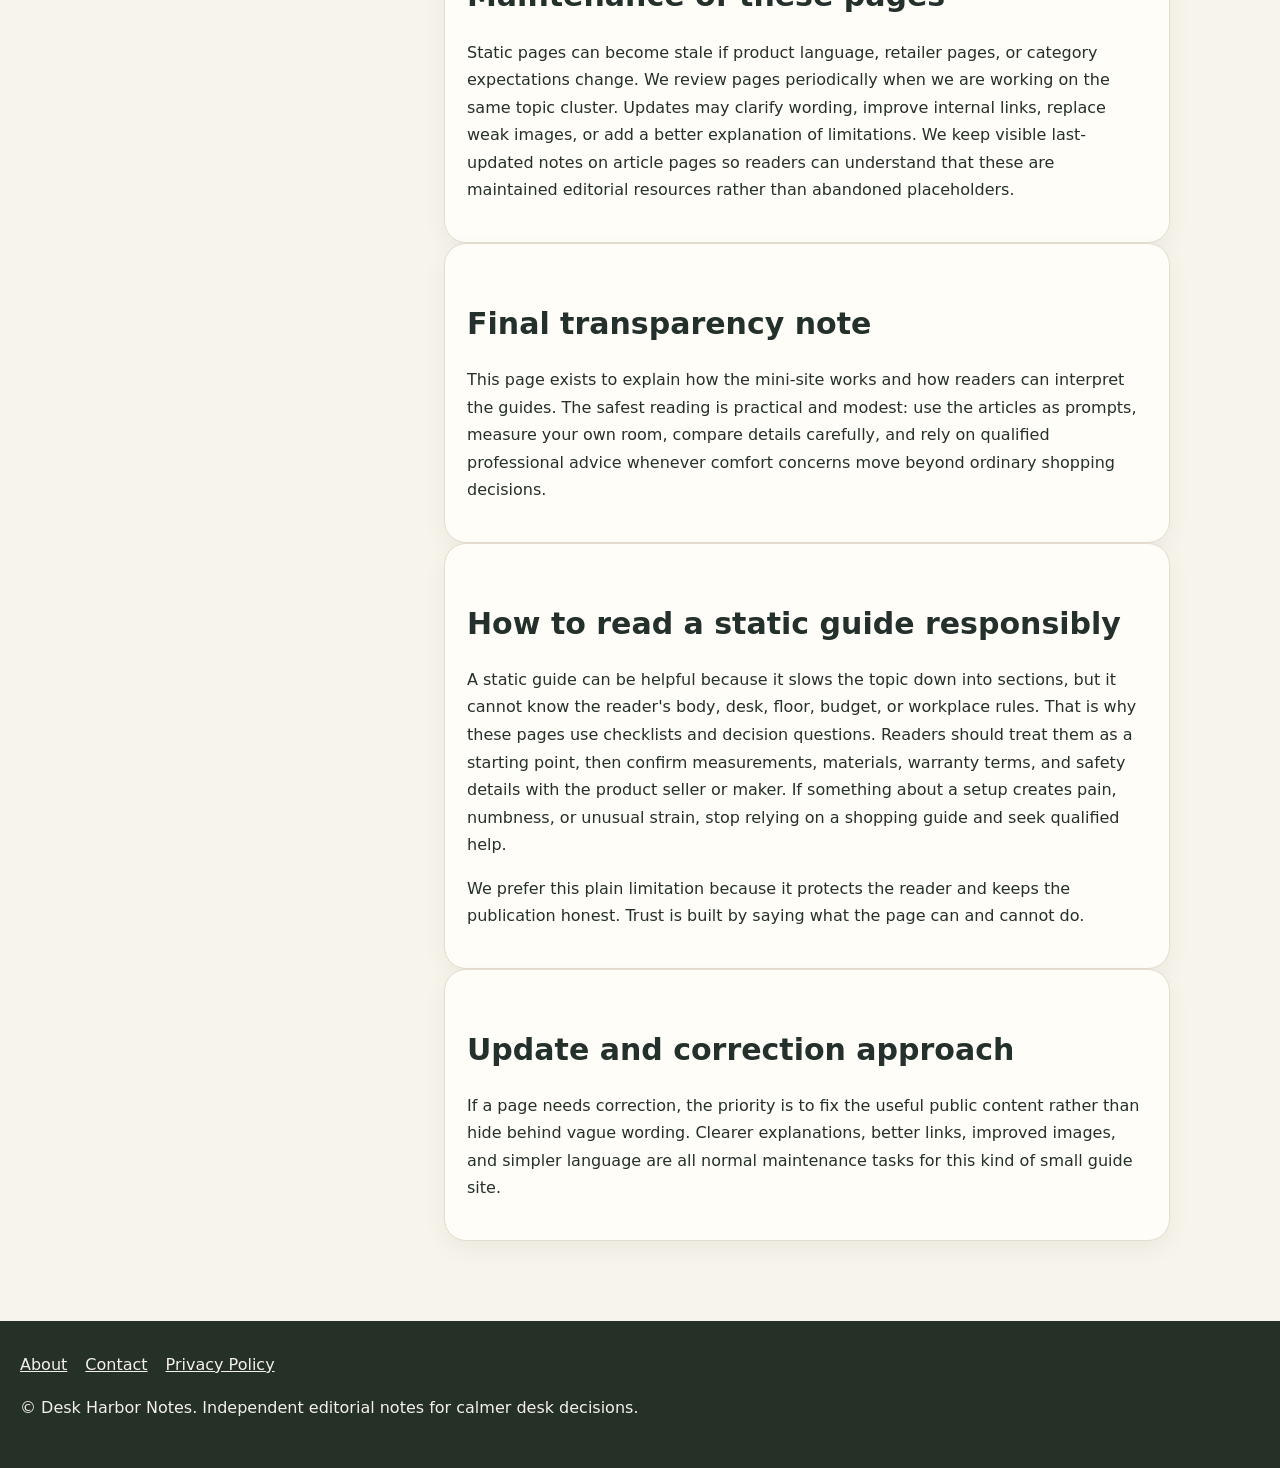
<file: contact.html>
<!doctype html><html lang="en"><head><meta charset="utf-8"><meta name="viewport" content="width=device-width,initial-scale=1"><title>Contact Desk Harbor Notes</title><meta name="description" content="Trust and editorial information for Desk Harbor Notes."><link rel="canonical" href="https://armaragex.github.io/ls-footrest-guide/contact.html"><meta name="robots" content="index,follow,max-image-preview:large"><meta property="og:title" content="Contact Desk Harbor Notes"><meta property="og:description" content="Trust and editorial information for Desk Harbor Notes."><meta property="og:image" content="https://armaragex.github.io/ls-footrest-guide/assets/hero.webp"><meta property="og:type" content="article"><meta name="twitter:card" content="summary_large_image"><meta name="twitter:image" content="https://armaragex.github.io/ls-footrest-guide/assets/hero.webp"><link rel="stylesheet" href="assets/style.css"></head><body><header><div class="bar"><a class="logo" href="./">Desk Harbor Notes</a><nav class="nav"><a href="height-angle/">Height Notes</a><a href="small-space/">Fit Notes</a><a href="posture-routine/">Routine</a><a href="material-feel/">Materials</a><a href="mistakes/">Mistakes</a><a href="setup-checklist/">Checklist</a></nav></div></header><main class="trust"><aside class="side"><p class="kicker">Trust page</p><h1>Contact Desk Harbor Notes</h1><p>Structured notes about this static editorial guide site.</p><p>Contact email: <a href="mailto:editorial@deskharbornotes.com">editorial@deskharbornotes.com</a>. We do not publish a fake street address or phone number for this static editorial mini-site.</p></aside><div><section class="trust-card"><h2>What this page covers</h2><p>Desk Harbor Notes is a small editorial-style guide site focused on practical desk comfort, office accessories, and workday setup decisions. The purpose is to help readers slow down and notice the ordinary details that can make a product more or less useful in a real room.</p><p>We avoid pretending that a single accessory can solve every comfort problem. Instead, we organize observations into checklists, fit questions, limitations, and plain-language tradeoffs. For product-adjacent topics, readers should always follow manufacturer guidance and seek qualified advice for health or safety concerns.</p><ul><li>Plain wording over hype.</li><li>No fake testing credentials.</li><li>Clear limits and reader-first notes.</li></ul></section><section class="trust-card"><h2>How we think about recommendations</h2><p>Desk Harbor Notes is a small editorial-style guide site focused on practical desk comfort, office accessories, and workday setup decisions. The purpose is to help readers slow down and notice the ordinary details that can make a product more or less useful in a real room.</p><p>We avoid pretending that a single accessory can solve every comfort problem. Instead, we organize observations into checklists, fit questions, limitations, and plain-language tradeoffs. For product-adjacent topics, readers should always follow manufacturer guidance and seek qualified advice for health or safety concerns.</p><ul><li>Plain wording over hype.</li><li>No fake testing credentials.</li><li>Clear limits and reader-first notes.</li></ul></section><section class="trust-card"><h2>Editorial boundaries</h2><p>Desk Harbor Notes is a small editorial-style guide site focused on practical desk comfort, office accessories, and workday setup decisions. The purpose is to help readers slow down and notice the ordinary details that can make a product more or less useful in a real room.</p><p>We avoid pretending that a single accessory can solve every comfort problem. Instead, we organize observations into checklists, fit questions, limitations, and plain-language tradeoffs. For product-adjacent topics, readers should always follow manufacturer guidance and seek qualified advice for health or safety concerns.</p><ul><li>Plain wording over hype.</li><li>No fake testing credentials.</li><li>Clear limits and reader-first notes.</li></ul></section><section class="trust-card"><h2>Reader choices</h2><p>Desk Harbor Notes is a small editorial-style guide site focused on practical desk comfort, office accessories, and workday setup decisions. The purpose is to help readers slow down and notice the ordinary details that can make a product more or less useful in a real room.</p><p>We avoid pretending that a single accessory can solve every comfort problem. Instead, we organize observations into checklists, fit questions, limitations, and plain-language tradeoffs. For product-adjacent topics, readers should always follow manufacturer guidance and seek qualified advice for health or safety concerns.</p><ul><li>Plain wording over hype.</li><li>No fake testing credentials.</li><li>Clear limits and reader-first notes.</li></ul></section><section class="trust-card"><h2>Guide links</h2><p>Desk Harbor Notes is a small editorial-style guide site focused on practical desk comfort, office accessories, and workday setup decisions. The purpose is to help readers slow down and notice the ordinary details that can make a product more or less useful in a real room.</p><p>We avoid pretending that a single accessory can solve every comfort problem. Instead, we organize observations into checklists, fit questions, limitations, and plain-language tradeoffs. For product-adjacent topics, readers should always follow manufacturer guidance and seek qualified advice for health or safety concerns.</p><ul><li>Plain wording over hype.</li><li>No fake testing credentials.</li><li>Clear limits and reader-first notes.</li></ul></section><section class="trust-card"><h2>Useful guide links</h2><p><a href="./">Main footrest guide</a></p><p><a href="height-angle/">How to Set Footrest Height and Angle Without Overthinking It</a><br><a href="small-space/">Small Desk Footrest Ideas for Tight Offices and Shared Rooms</a><br><a href="posture-routine/">A Calm Posture Routine for People Who Use an Under-Desk Footrest</a><br></p></section><section class="trust-card"><h2>How readers can use these pages</h2><p>These pages are meant to be read like a practical notebook, not a formal laboratory report. A reader can start with the main article, check one or two child guides that match their room, then compare those notes with the product details on any retailer or manufacturer page they are considering. The goal is not to create pressure. The goal is to make the buying decision slower, clearer, and less dependent on a single headline claim.</p><p>We also try to separate comfort language from certainty. Words such as supportive, stable, soft, firm, compact, and adjustable can mean different things in different rooms. For that reason, our pages usually translate those terms into questions: Will it fit under the desk? Will it stay put on the floor? Can it be cleaned? Does it match the user's chair height? Is movement helpful or distracting? Those questions are more honest than pretending every person needs the same style.</p></section><section class="trust-card"><h2>Limits of the information</h2><p>Desk Harbor Notes does not diagnose posture problems, prescribe treatment, or claim professional ergonomic certification. If a reader has pain, numbness, circulation concerns, injury recovery needs, or a medical condition, they should speak with a qualified professional. Product choices should also follow manufacturer setup, weight, cleaning, and safety instructions.</p><p>Because this is a static guide site, there are no user accounts, no comment forms, no phone support queue, and no hidden membership area. External links may lead to pages with their own policies and commercial terms. Readers should review those pages directly before making decisions.</p></section><section class="trust-card"><h2>Editorial checklist used across the site</h2><p>Before a guide is published, we check whether the page explains who it is for, what tradeoffs matter, what assumptions are being made, and where the information should stop. We look for practical details such as measurements, setup order, maintenance, room fit, and common mistakes. We also remove language that sounds more certain than the topic allows. If a claim would require laboratory testing, medical expertise, or direct product ownership, we avoid presenting it as fact unless that evidence is available.</p><p>For static affiliate-support pages, this checklist keeps the content useful instead of thin. The article should still make sense to a reader who has never seen the target product page. It should offer enough context that the outbound recommendation feels like a next step, not the whole reason the page exists.</p></section><section class="trust-card"><h2>What we do not do</h2><p>We do not create fake named experts, fake addresses, fake phone numbers, or fake certification claims. We do not tell readers that a desk accessory will solve medical issues. We do not hide that the site is a small static editorial project. We do not ask readers for passwords, payment details, health information, or private workplace data. If a future page includes external resources, those resources should be judged on whether they help the reader, not because they decorate the page.</p><p>Readers are encouraged to compare several sources, read return policies, and measure their own workspace before buying anything. A careful choice is usually cheaper and calmer than a fast replacement.</p></section><section class="trust-card"><h2>Maintenance of these pages</h2><p>Static pages can become stale if product language, retailer pages, or category expectations change. We review pages periodically when we are working on the same topic cluster. Updates may clarify wording, improve internal links, replace weak images, or add a better explanation of limitations. We keep visible last-updated notes on article pages so readers can understand that these are maintained editorial resources rather than abandoned placeholders.</p></section><section class="trust-card"><h2>Final transparency note</h2><p>This page exists to explain how the mini-site works and how readers can interpret the guides. The safest reading is practical and modest: use the articles as prompts, measure your own room, compare details carefully, and rely on qualified professional advice whenever comfort concerns move beyond ordinary shopping decisions.</p></section><section class="trust-card"><h2>How to read a static guide responsibly</h2><p>A static guide can be helpful because it slows the topic down into sections, but it cannot know the reader's body, desk, floor, budget, or workplace rules. That is why these pages use checklists and decision questions. Readers should treat them as a starting point, then confirm measurements, materials, warranty terms, and safety details with the product seller or maker. If something about a setup creates pain, numbness, or unusual strain, stop relying on a shopping guide and seek qualified help.</p><p>We prefer this plain limitation because it protects the reader and keeps the publication honest. Trust is built by saying what the page can and cannot do.</p></section><section class="trust-card"><h2>Update and correction approach</h2><p>If a page needs correction, the priority is to fix the useful public content rather than hide behind vague wording. Clearer explanations, better links, improved images, and simpler language are all normal maintenance tasks for this kind of small guide site.</p></section></div></main><footer><div><a href="about.html">About</a><a href="contact.html">Contact</a><a href="privacy-policy.html">Privacy Policy</a></div><p>© Desk Harbor Notes. Independent editorial notes for calmer desk decisions.</p></footer></body></html>
</file>
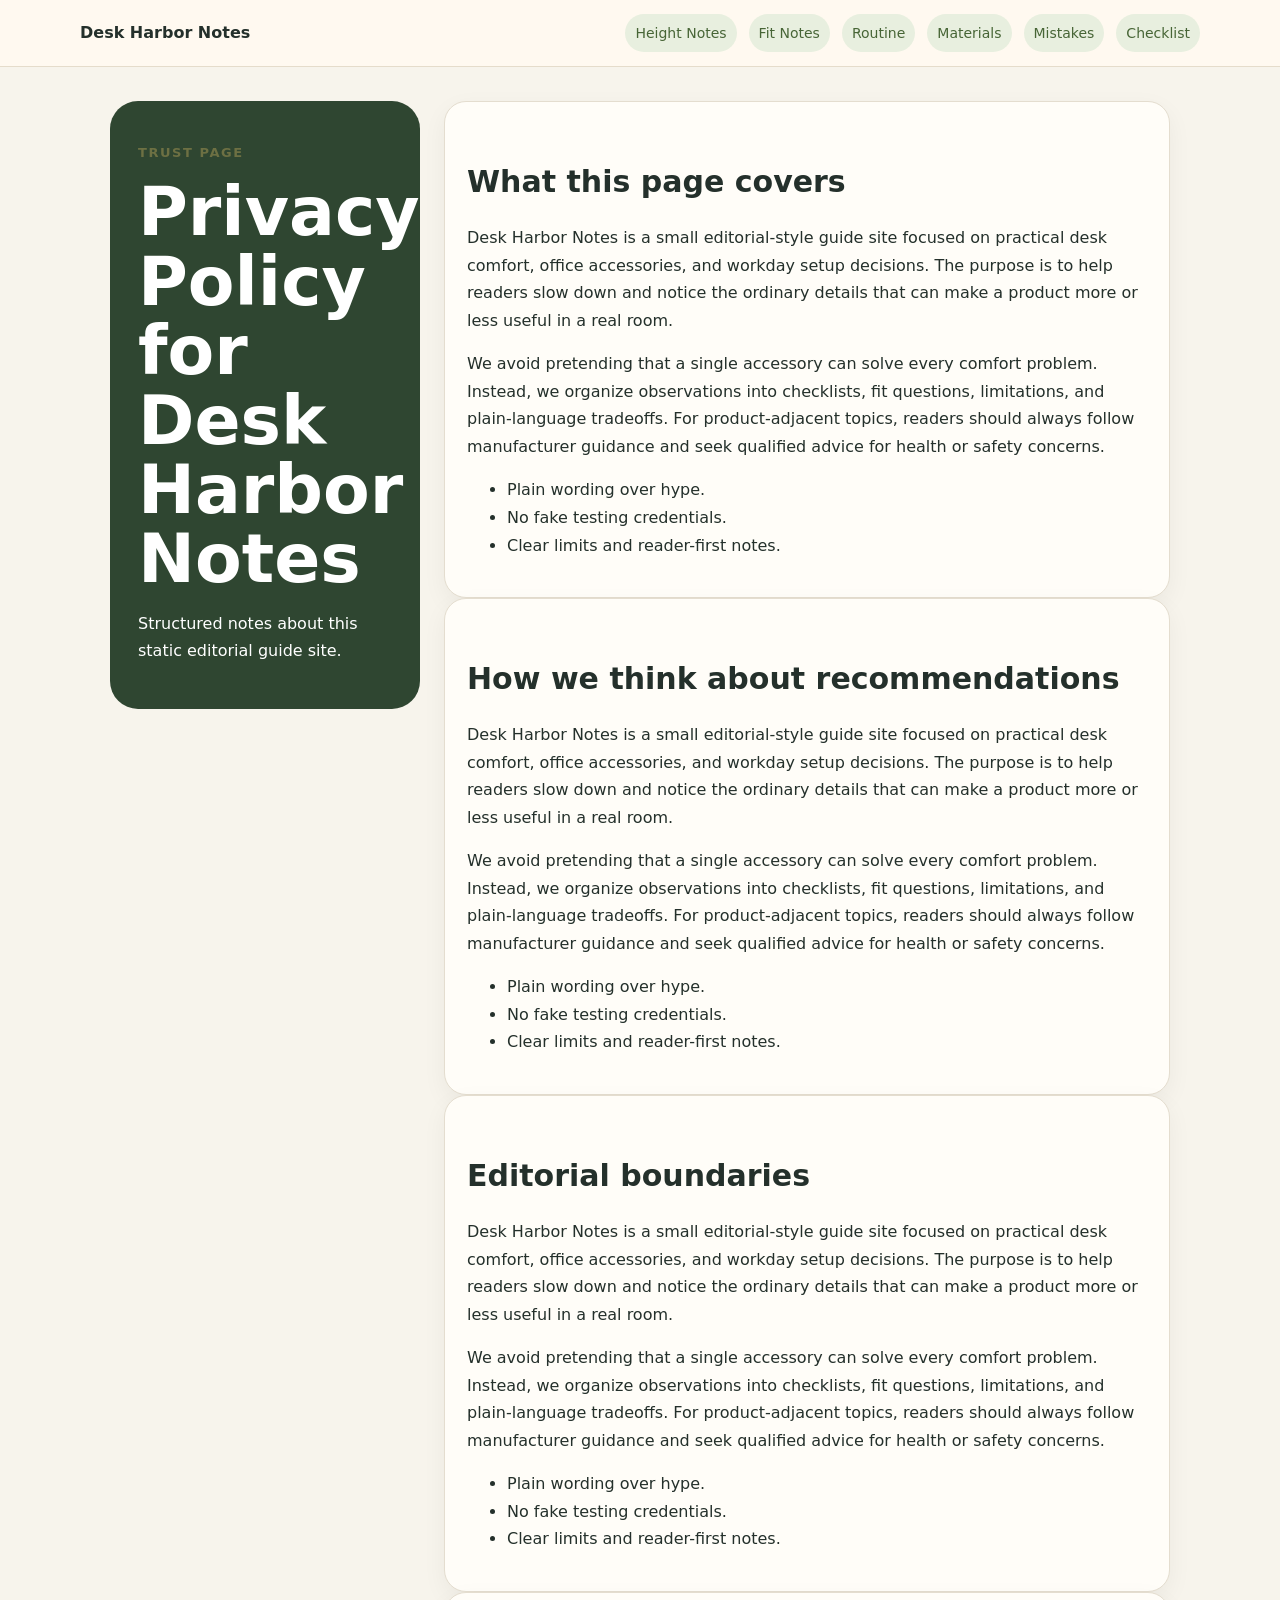
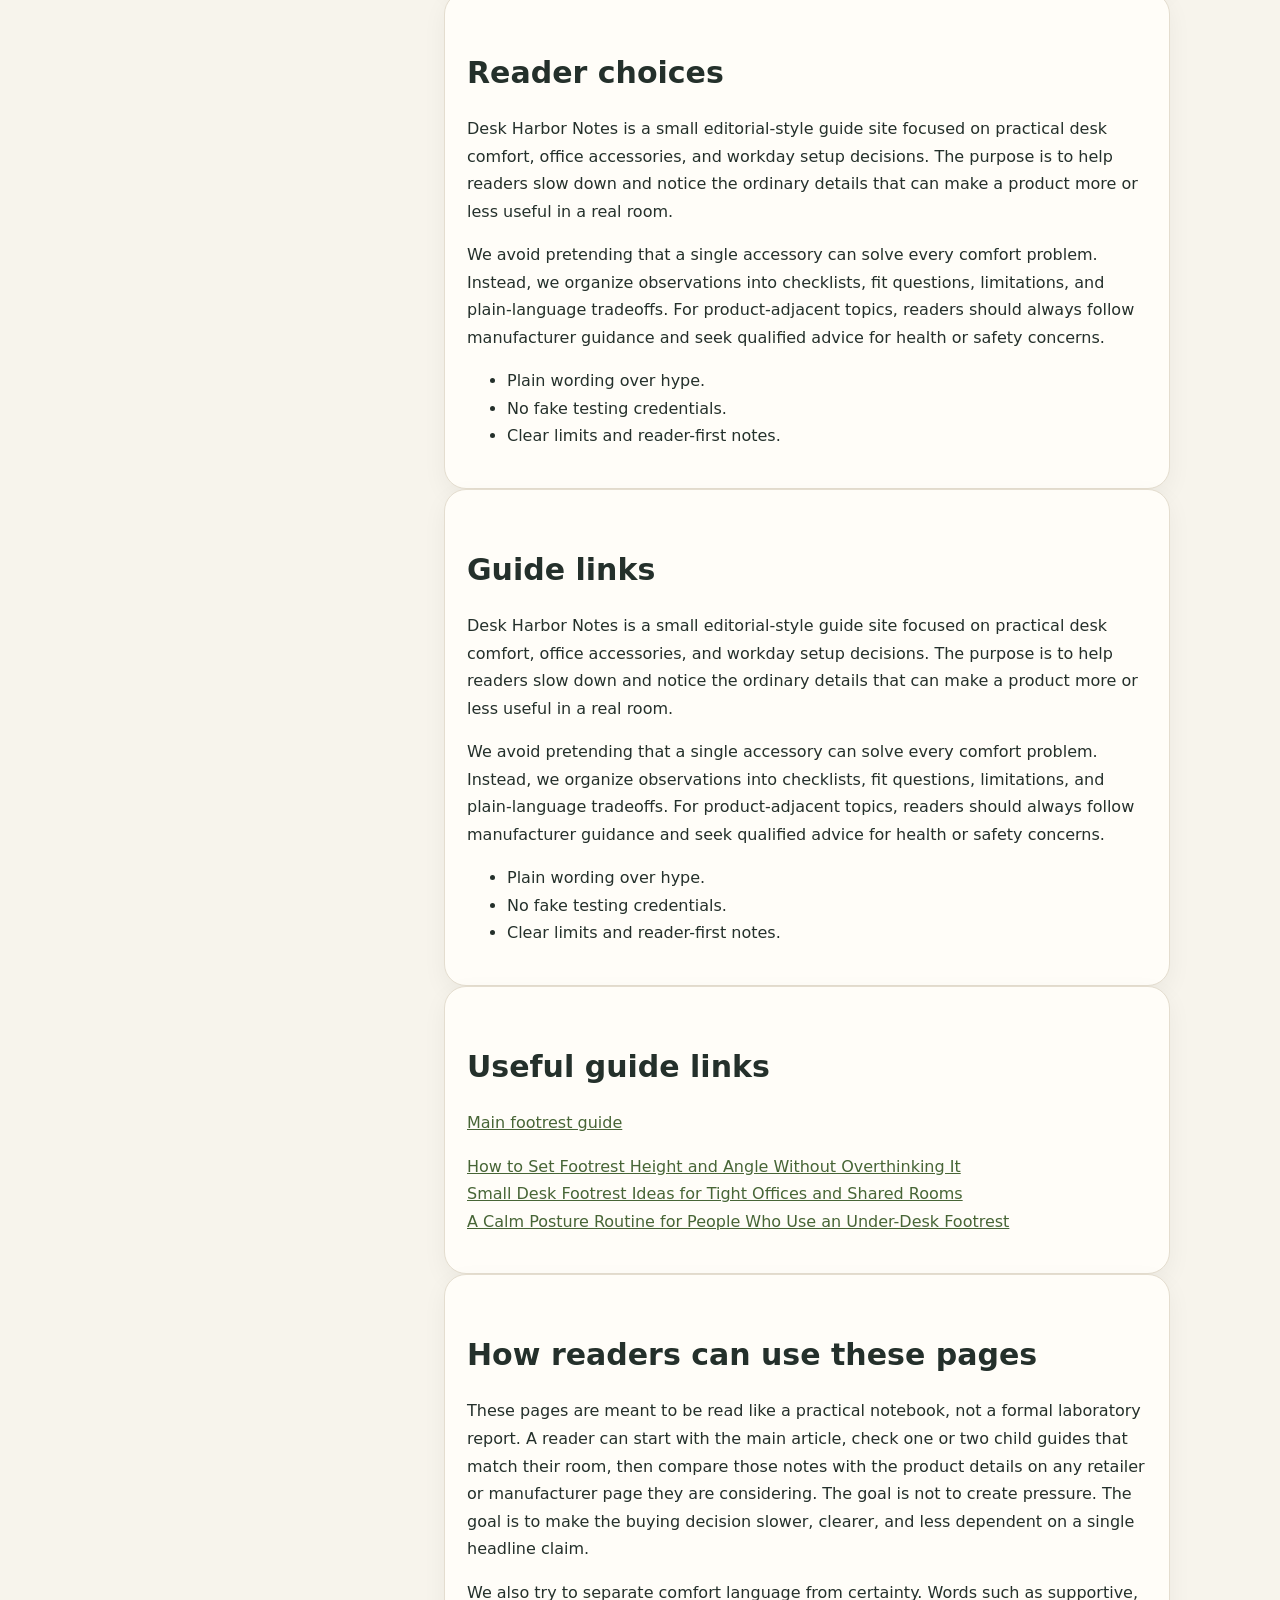
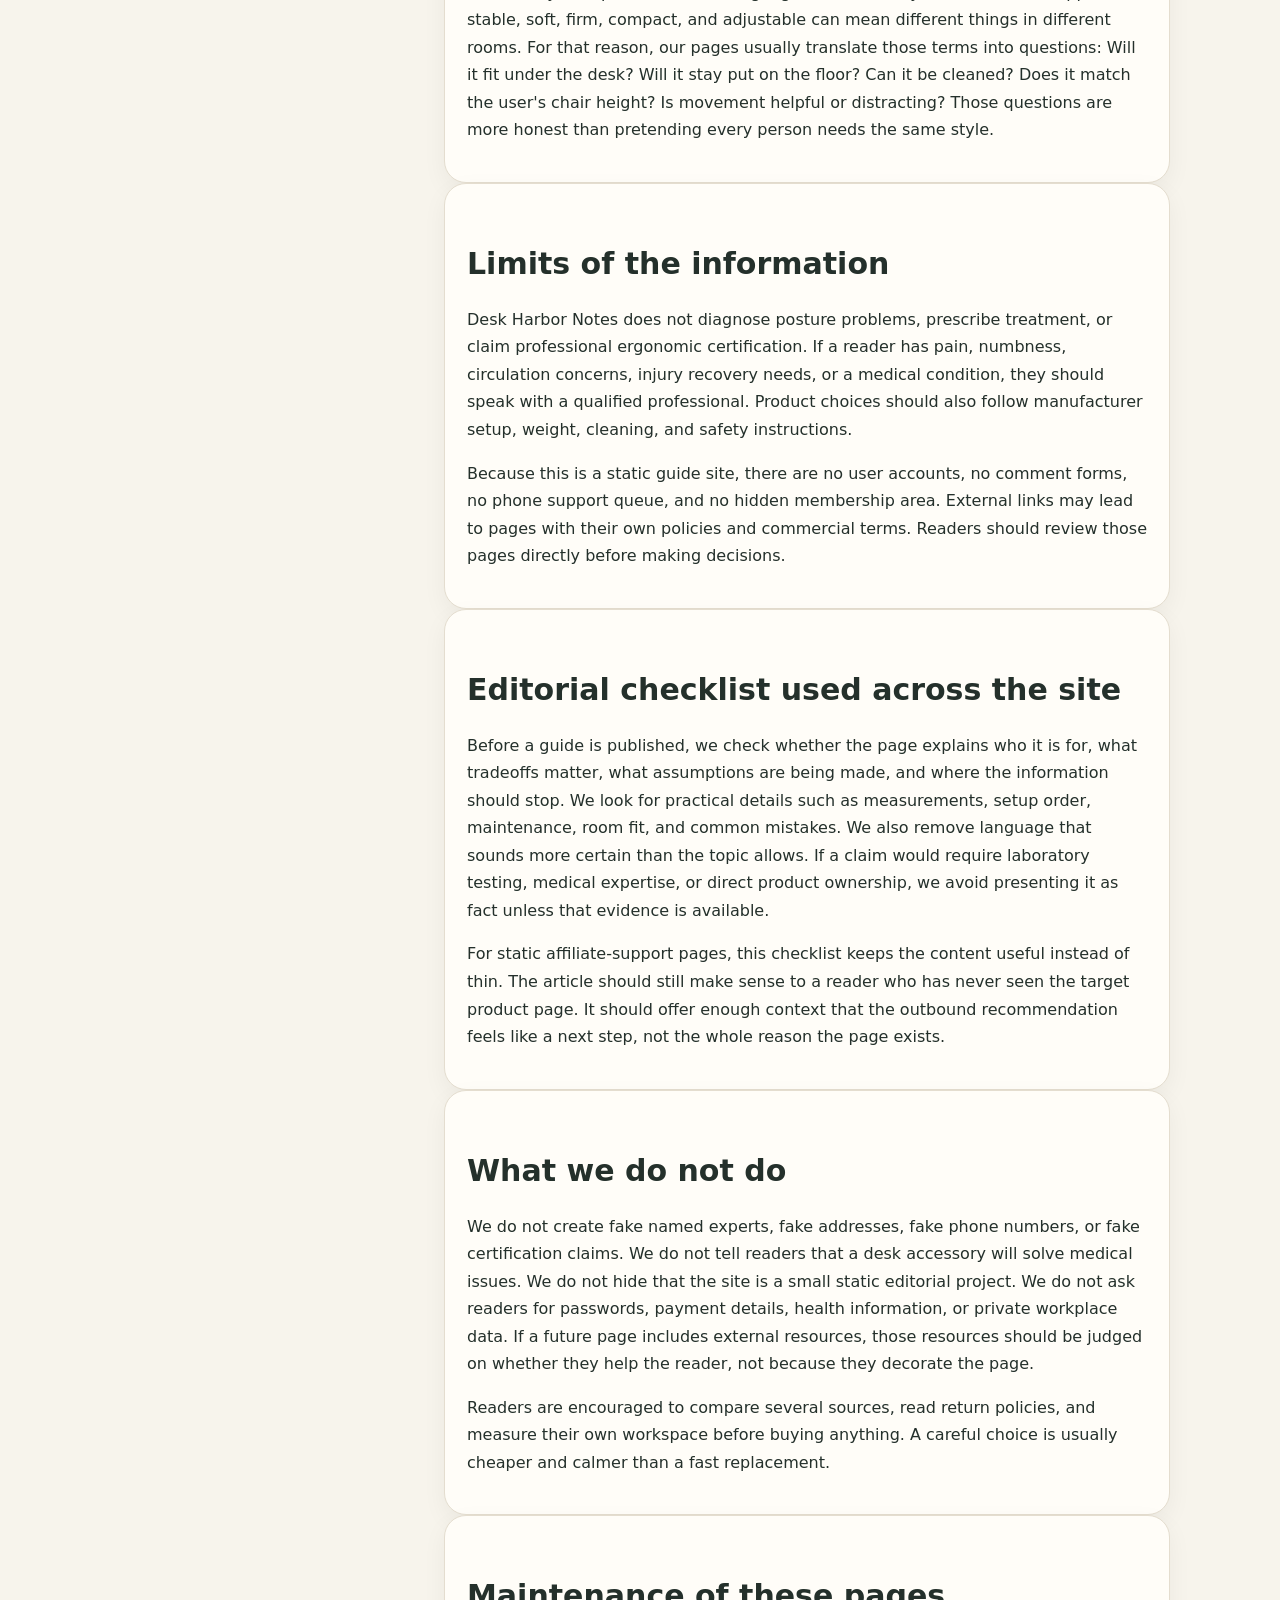
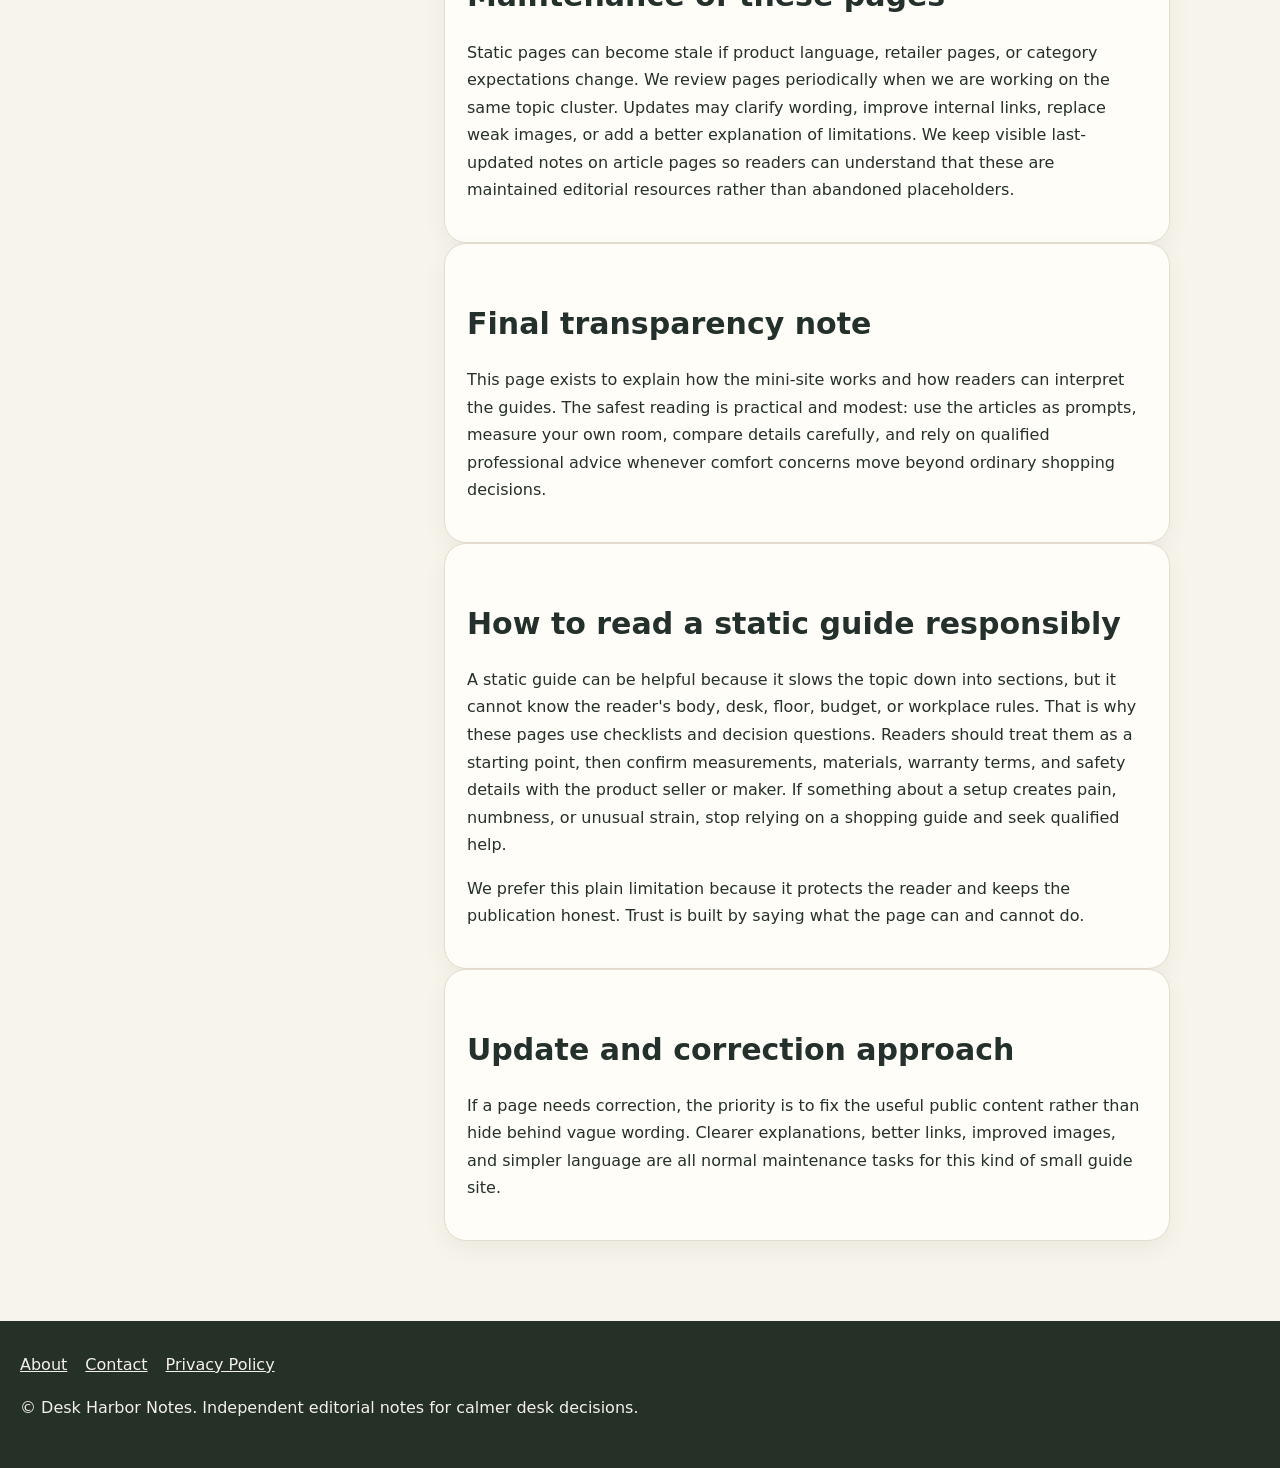
<file: privacy-policy.html>
<!doctype html><html lang="en"><head><meta charset="utf-8"><meta name="viewport" content="width=device-width,initial-scale=1"><title>Privacy Policy for Desk Harbor Notes</title><meta name="description" content="Trust and editorial information for Desk Harbor Notes."><link rel="canonical" href="https://armaragex.github.io/ls-footrest-guide/privacy-policy.html"><meta name="robots" content="index,follow,max-image-preview:large"><meta property="og:title" content="Privacy Policy for Desk Harbor Notes"><meta property="og:description" content="Trust and editorial information for Desk Harbor Notes."><meta property="og:image" content="https://armaragex.github.io/ls-footrest-guide/assets/hero.webp"><meta property="og:type" content="article"><meta name="twitter:card" content="summary_large_image"><meta name="twitter:image" content="https://armaragex.github.io/ls-footrest-guide/assets/hero.webp"><link rel="stylesheet" href="assets/style.css"></head><body><header><div class="bar"><a class="logo" href="./">Desk Harbor Notes</a><nav class="nav"><a href="height-angle/">Height Notes</a><a href="small-space/">Fit Notes</a><a href="posture-routine/">Routine</a><a href="material-feel/">Materials</a><a href="mistakes/">Mistakes</a><a href="setup-checklist/">Checklist</a></nav></div></header><main class="trust"><aside class="side"><p class="kicker">Trust page</p><h1>Privacy Policy for Desk Harbor Notes</h1><p>Structured notes about this static editorial guide site.</p></aside><div><section class="trust-card"><h2>What this page covers</h2><p>Desk Harbor Notes is a small editorial-style guide site focused on practical desk comfort, office accessories, and workday setup decisions. The purpose is to help readers slow down and notice the ordinary details that can make a product more or less useful in a real room.</p><p>We avoid pretending that a single accessory can solve every comfort problem. Instead, we organize observations into checklists, fit questions, limitations, and plain-language tradeoffs. For product-adjacent topics, readers should always follow manufacturer guidance and seek qualified advice for health or safety concerns.</p><ul><li>Plain wording over hype.</li><li>No fake testing credentials.</li><li>Clear limits and reader-first notes.</li></ul></section><section class="trust-card"><h2>How we think about recommendations</h2><p>Desk Harbor Notes is a small editorial-style guide site focused on practical desk comfort, office accessories, and workday setup decisions. The purpose is to help readers slow down and notice the ordinary details that can make a product more or less useful in a real room.</p><p>We avoid pretending that a single accessory can solve every comfort problem. Instead, we organize observations into checklists, fit questions, limitations, and plain-language tradeoffs. For product-adjacent topics, readers should always follow manufacturer guidance and seek qualified advice for health or safety concerns.</p><ul><li>Plain wording over hype.</li><li>No fake testing credentials.</li><li>Clear limits and reader-first notes.</li></ul></section><section class="trust-card"><h2>Editorial boundaries</h2><p>Desk Harbor Notes is a small editorial-style guide site focused on practical desk comfort, office accessories, and workday setup decisions. The purpose is to help readers slow down and notice the ordinary details that can make a product more or less useful in a real room.</p><p>We avoid pretending that a single accessory can solve every comfort problem. Instead, we organize observations into checklists, fit questions, limitations, and plain-language tradeoffs. For product-adjacent topics, readers should always follow manufacturer guidance and seek qualified advice for health or safety concerns.</p><ul><li>Plain wording over hype.</li><li>No fake testing credentials.</li><li>Clear limits and reader-first notes.</li></ul></section><section class="trust-card"><h2>Reader choices</h2><p>Desk Harbor Notes is a small editorial-style guide site focused on practical desk comfort, office accessories, and workday setup decisions. The purpose is to help readers slow down and notice the ordinary details that can make a product more or less useful in a real room.</p><p>We avoid pretending that a single accessory can solve every comfort problem. Instead, we organize observations into checklists, fit questions, limitations, and plain-language tradeoffs. For product-adjacent topics, readers should always follow manufacturer guidance and seek qualified advice for health or safety concerns.</p><ul><li>Plain wording over hype.</li><li>No fake testing credentials.</li><li>Clear limits and reader-first notes.</li></ul></section><section class="trust-card"><h2>Guide links</h2><p>Desk Harbor Notes is a small editorial-style guide site focused on practical desk comfort, office accessories, and workday setup decisions. The purpose is to help readers slow down and notice the ordinary details that can make a product more or less useful in a real room.</p><p>We avoid pretending that a single accessory can solve every comfort problem. Instead, we organize observations into checklists, fit questions, limitations, and plain-language tradeoffs. For product-adjacent topics, readers should always follow manufacturer guidance and seek qualified advice for health or safety concerns.</p><ul><li>Plain wording over hype.</li><li>No fake testing credentials.</li><li>Clear limits and reader-first notes.</li></ul></section><section class="trust-card"><h2>Useful guide links</h2><p><a href="./">Main footrest guide</a></p><p><a href="height-angle/">How to Set Footrest Height and Angle Without Overthinking It</a><br><a href="small-space/">Small Desk Footrest Ideas for Tight Offices and Shared Rooms</a><br><a href="posture-routine/">A Calm Posture Routine for People Who Use an Under-Desk Footrest</a><br></p></section><section class="trust-card"><h2>How readers can use these pages</h2><p>These pages are meant to be read like a practical notebook, not a formal laboratory report. A reader can start with the main article, check one or two child guides that match their room, then compare those notes with the product details on any retailer or manufacturer page they are considering. The goal is not to create pressure. The goal is to make the buying decision slower, clearer, and less dependent on a single headline claim.</p><p>We also try to separate comfort language from certainty. Words such as supportive, stable, soft, firm, compact, and adjustable can mean different things in different rooms. For that reason, our pages usually translate those terms into questions: Will it fit under the desk? Will it stay put on the floor? Can it be cleaned? Does it match the user's chair height? Is movement helpful or distracting? Those questions are more honest than pretending every person needs the same style.</p></section><section class="trust-card"><h2>Limits of the information</h2><p>Desk Harbor Notes does not diagnose posture problems, prescribe treatment, or claim professional ergonomic certification. If a reader has pain, numbness, circulation concerns, injury recovery needs, or a medical condition, they should speak with a qualified professional. Product choices should also follow manufacturer setup, weight, cleaning, and safety instructions.</p><p>Because this is a static guide site, there are no user accounts, no comment forms, no phone support queue, and no hidden membership area. External links may lead to pages with their own policies and commercial terms. Readers should review those pages directly before making decisions.</p></section><section class="trust-card"><h2>Editorial checklist used across the site</h2><p>Before a guide is published, we check whether the page explains who it is for, what tradeoffs matter, what assumptions are being made, and where the information should stop. We look for practical details such as measurements, setup order, maintenance, room fit, and common mistakes. We also remove language that sounds more certain than the topic allows. If a claim would require laboratory testing, medical expertise, or direct product ownership, we avoid presenting it as fact unless that evidence is available.</p><p>For static affiliate-support pages, this checklist keeps the content useful instead of thin. The article should still make sense to a reader who has never seen the target product page. It should offer enough context that the outbound recommendation feels like a next step, not the whole reason the page exists.</p></section><section class="trust-card"><h2>What we do not do</h2><p>We do not create fake named experts, fake addresses, fake phone numbers, or fake certification claims. We do not tell readers that a desk accessory will solve medical issues. We do not hide that the site is a small static editorial project. We do not ask readers for passwords, payment details, health information, or private workplace data. If a future page includes external resources, those resources should be judged on whether they help the reader, not because they decorate the page.</p><p>Readers are encouraged to compare several sources, read return policies, and measure their own workspace before buying anything. A careful choice is usually cheaper and calmer than a fast replacement.</p></section><section class="trust-card"><h2>Maintenance of these pages</h2><p>Static pages can become stale if product language, retailer pages, or category expectations change. We review pages periodically when we are working on the same topic cluster. Updates may clarify wording, improve internal links, replace weak images, or add a better explanation of limitations. We keep visible last-updated notes on article pages so readers can understand that these are maintained editorial resources rather than abandoned placeholders.</p></section><section class="trust-card"><h2>Final transparency note</h2><p>This page exists to explain how the mini-site works and how readers can interpret the guides. The safest reading is practical and modest: use the articles as prompts, measure your own room, compare details carefully, and rely on qualified professional advice whenever comfort concerns move beyond ordinary shopping decisions.</p></section><section class="trust-card"><h2>How to read a static guide responsibly</h2><p>A static guide can be helpful because it slows the topic down into sections, but it cannot know the reader's body, desk, floor, budget, or workplace rules. That is why these pages use checklists and decision questions. Readers should treat them as a starting point, then confirm measurements, materials, warranty terms, and safety details with the product seller or maker. If something about a setup creates pain, numbness, or unusual strain, stop relying on a shopping guide and seek qualified help.</p><p>We prefer this plain limitation because it protects the reader and keeps the publication honest. Trust is built by saying what the page can and cannot do.</p></section><section class="trust-card"><h2>Update and correction approach</h2><p>If a page needs correction, the priority is to fix the useful public content rather than hide behind vague wording. Clearer explanations, better links, improved images, and simpler language are all normal maintenance tasks for this kind of small guide site.</p></section></div></main><footer><div><a href="about.html">About</a><a href="contact.html">Contact</a><a href="privacy-policy.html">Privacy Policy</a></div><p>© Desk Harbor Notes. Independent editorial notes for calmer desk decisions.</p></footer></body></html>
</file>
<file: assets/style.css>
body{margin:0;font-family:Inter,system-ui,Segoe UI,sans-serif;color:#24302b;background:#f7f4ec;line-height:1.72}a{color:#476536}header{position:sticky;top:0;background:#fffaf0e8;backdrop-filter:blur(8px);border-bottom:1px solid #e5dccb;z-index:2}.bar{max-width:1120px;margin:auto;display:flex;gap:24px;align-items:center;justify-content:space-between;padding:14px 20px}.logo{font-weight:800;text-decoration:none;color:#24302b}.nav{display:flex;gap:12px;flex-wrap:wrap;justify-content:flex-end}.nav a{font-size:14px;text-decoration:none;padding:7px 10px;border-radius:999px;background:#e8efdf}main{max-width:1060px;margin:auto;padding:34px 20px}.hero{display:grid;grid-template-columns:1fr 1fr;gap:30px;align-items:center}.hero img,.article-hero{width:100%;border-radius:24px;max-height:520px;object-fit:cover;box-shadow:0 18px 45px #0002}.kicker{color:#6d7043;text-transform:uppercase;letter-spacing:.12em;font-weight:800;font-size:13px}h1{font-size:clamp(36px,6vw,68px);line-height:1.02;margin:10px 0}h2{font-size:30px;margin-top:40px;line-height:1.18}.dek{font-size:20px;color:#526056}.grid{display:grid;grid-template-columns:repeat(3,1fr);gap:16px}.card,.note,.trust-card{background:#fffdf8;border:1px solid #e4ddcf;border-radius:22px;padding:22px;box-shadow:0 8px 24px #0000000d}.split{display:grid;grid-template-columns:.9fr 1.1fr;gap:22px;margin:28px 0}.strip{display:flex;gap:12px;flex-wrap:wrap}.pill{background:#e0ebd4;border-radius:16px;padding:14px 16px;font-weight:700}.quote{font-size:24px;border-left:6px solid #839b5c;padding-left:22px;color:#3d4f37}.article{max-width:820px;background:#fffdf8;padding:34px;border-radius:24px;border:1px solid #e4ddcf}.article h1{font-size:44px}.article-hero{margin:18px 0}.faq details{background:#fff;border:1px solid #e4ddcf;border-radius:16px;padding:15px;margin:12px 0}footer{margin-top:46px;padding:30px 20px;background:#253026;color:#f5f1e8}footer a{color:#f5f1e8;margin-right:18px}.trust{display:grid;grid-template-columns:310px 1fr;gap:24px}.side{background:#2f4631;color:white;border-radius:28px;padding:28px;position:sticky;top:82px;align-self:start}@media(max-width:820px){.hero,.split,.grid,.trust{grid-template-columns:1fr}.nav{justify-content:flex-start}.bar{display:block}}
</file>
